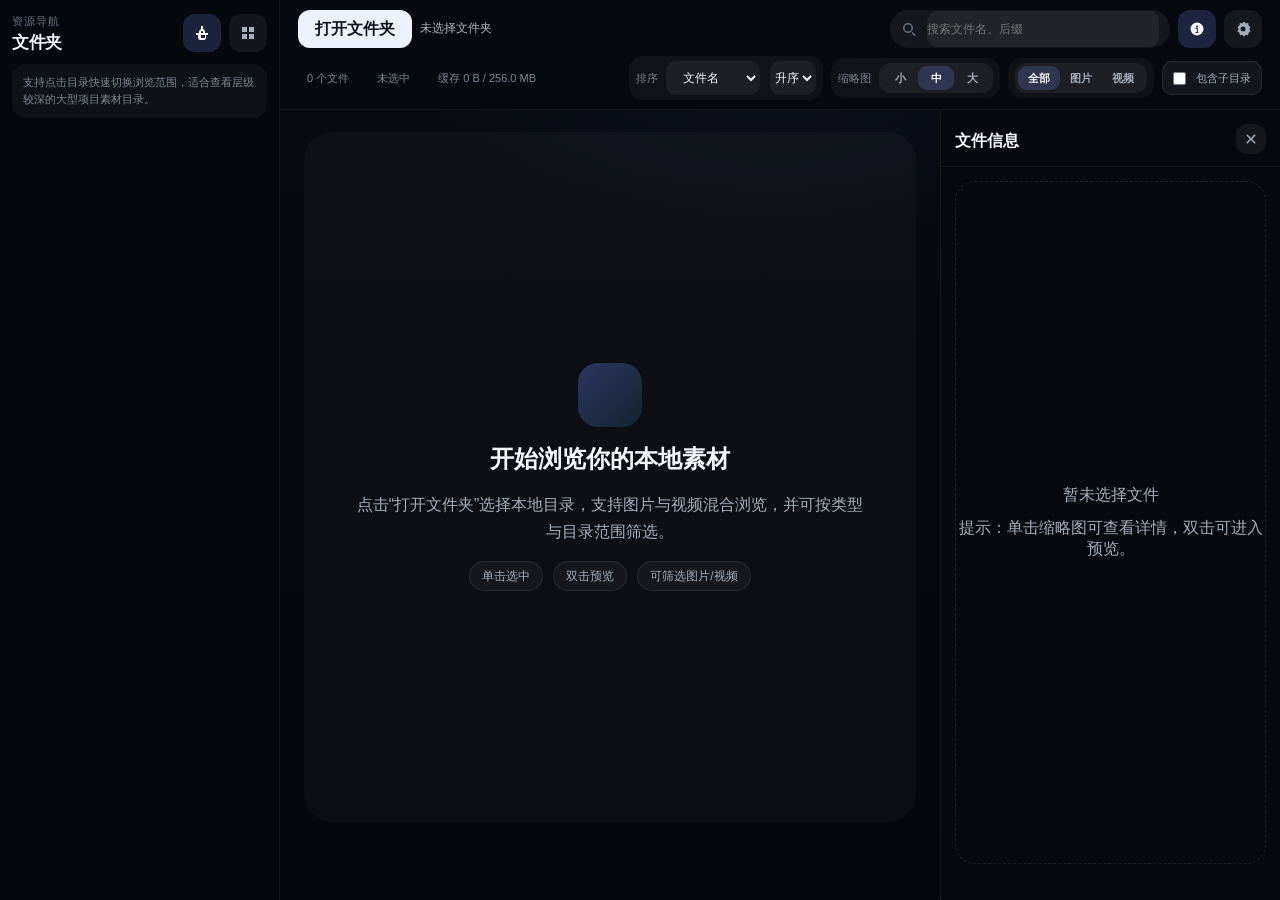
<file: index.html>
<!doctype html>
<html lang="zh-CN">
  <head>
    <meta charset="UTF-8" />
    <meta name="viewport" content="width=device-width, initial-scale=1.0" />
    <title>相册浏览器</title>
    <link rel="stylesheet" href="js/vendor/xgplayer/dist/index.min.css" />
    <link rel="stylesheet" href="css/style.css" />
  </head>
  <body>
    <div class="app-shell">
      <aside id="sidebar">
        <div class="sidebar-header">
          <div>
            <p class="eyebrow">资源导航</p>
            <h1 class="sidebar-title">文件夹</h1>
          </div>
          <div class="view-toggle" role="group" aria-label="目录视图">
            <button
              id="treeViewBtn"
              class="btn-icon active"
              type="button"
              title="树形视图"
              aria-label="树形视图"
            >
              <span class="icon-tree" aria-hidden="true"></span>
            </button>
            <button
              id="flatViewBtn"
              class="btn-icon"
              type="button"
              title="平铺视图"
              aria-label="平铺视图"
            >
              <span class="icon-grid" aria-hidden="true"></span>
            </button>
          </div>
        </div>
        <div class="sidebar-hint">
          支持点击目录快速切换浏览范围，适合查看层级较深的大型项目素材目录。
        </div>
        <div id="folderList"></div>
        <section id="currentLevelPanel" class="current-level-panel" hidden>
          <div class="current-level-head">
            <span class="group-label">当前层级</span>
            <span id="currentLevelCount" class="current-level-count">0 个子文件夹</span>
          </div>
          <p id="currentLevelSummary" class="current-level-summary">
            选择目录后，这里会显示当前目录的直接子文件夹。
          </p>
          <div id="currentLevelList" class="current-level-list"></div>
        </section>
      </aside>

      <main id="main">
        <header class="topbar">
          <div class="toolbar-main">
            <button id="openBtn" class="btn-primary" type="button">
              打开文件夹
            </button>
            <div class="path-meta">
              <div id="pathDisplay" class="breadcrumb">未选择文件夹</div>
            </div>
            <label class="search-field" for="searchInput">
              <span class="search-icon" aria-hidden="true"></span>
              <input
                type="text"
                id="searchInput"
                placeholder="搜索文件名、后缀"
              />
            </label>
            <div class="toolbar-quick-actions">
              <button
                id="toggleDetailBtn"
                class="btn-icon active"
                type="button"
                title="显示文件详情"
                aria-label="显示文件详情"
              >
                <span class="icon-info" aria-hidden="true"></span>
              </button>
              <button
                id="settingsBtn"
                class="btn-icon"
                type="button"
                title="高级设置"
                aria-label="高级设置"
                aria-expanded="false"
              >
                <span class="icon-settings" aria-hidden="true"></span>
              </button>
            </div>
          </div>

          <div class="toolbar-filters">
            <div class="toolbar-status-inline">
              <span class="stat-pill" id="fileCount">0 个文件</span>
              <span class="stat-pill" id="selectionStatus">未选中</span>
              <span class="stat-pill" id="cacheStatus" title="缩略图缓存占用"
                >缓存 0 MB / 256 MB</span
              >
            </div>

            <div class="settings-group compact toolbar-filter-group">
              <label class="field-inline"
                >排序
                <select id="sortSelect">
                  <option value="name">文件名</option>
                  <option value="date">修改日期</option>
                  <option value="size">文件大小</option>
                  <option value="type">文件类型</option>
                </select>
              </label>
              <select id="sortOrder" aria-label="排序方向">
                <option value="asc">升序</option>
                <option value="desc">降序</option>
              </select>
            </div>

            <div class="settings-group compact toolbar-filter-group">
              <div class="field-inline">
                <span>缩略图</span>
                <div
                  class="segmented"
                  id="thumbPresetGroup"
                  role="group"
                  aria-label="缩略图大小"
                >
                  <button
                    type="button"
                    class="segmented-btn"
                    data-thumb-preset="small"
                  >
                    小
                  </button>
                  <button
                    type="button"
                    class="segmented-btn active"
                    data-thumb-preset="medium"
                  >
                    中
                  </button>
                  <button
                    type="button"
                    class="segmented-btn"
                    data-thumb-preset="large"
                  >
                    大
                  </button>
                </div>
              </div>
            </div>

            <div class="settings-group compact toolbar-filter-group">
              <div
                class="segmented"
                id="typeFilterGroup"
                role="group"
                aria-label="媒体类型"
              >
                <button
                  type="button"
                  class="segmented-btn active"
                  data-type-filter="all"
                >
                  全部
                </button>
                <button
                  type="button"
                  class="segmented-btn"
                  data-type-filter="image"
                >
                  图片
                </button>
                <button
                  type="button"
                  class="segmented-btn"
                  data-type-filter="video"
                >
                  视频
                </button>
              </div>
            </div>

            <label class="toggle-field toolbar-toggle" for="includeSubfolders">
              <input type="checkbox" id="includeSubfolders" />
              <span>包含子目录</span>
            </label>
          </div>

          <div id="settingsPanel" class="settings-panel" hidden>
            <section id="restoreNotice" class="settings-menu-group restore-group" hidden>
              <span class="group-label">上次目录</span>
              <div class="restore-copy compact">
                <strong id="restoreTitle">检测到上次打开的文件夹</strong>
                <span id="restoreText">可恢复或清除这次记录。</span>
              </div>
              <div class="restore-actions">
                <button id="restoreLastBtn" class="btn-secondary" type="button">
                  恢复上次目录
                </button>
                <button id="skipRestoreBtn" class="btn-secondary" type="button">
                  暂不恢复
                </button>
                <button id="forgetRestoreBtn" class="btn-secondary" type="button">
                  忘记上次目录
                </button>
              </div>
            </section>

            <section class="settings-menu-group">
              <span class="group-label">浏览范围</span>
              <label class="toggle-field settings-menu-toggle" for="autoRestoreLastFolder">
                <input type="checkbox" id="autoRestoreLastFolder" checked />
                <span>启动时自动恢复上次目录</span>
              </label>
              <label class="toggle-field settings-menu-toggle" for="excludeCommonDirs">
                <input type="checkbox" id="excludeCommonDirs" checked />
                <span>排除工程目录</span>
              </label>
              <div class="custom-exclude-group">
                <label for="customExcludedDirsInput" class="input-label">自定义排除目录</label>
                <input 
                  type="text" 
                  id="customExcludedDirsInput" 
                  class="settings-input" 
                  placeholder="输入目录名，用逗号或换行分隔"
                />
                <span class="input-hint">隐藏文件夹（以.开头）会自动排除</span>
              </div>
            </section>

            <section class="settings-menu-group">
              <span class="group-label">维护操作</span>
              <div class="settings-menu-actions">
                <button id="refreshFolderBtn" class="btn-secondary" type="button">
                  刷新当前目录
                </button>
                <button id="clearCacheBtn" class="btn-secondary" type="button">
                  清除缓存
                </button>
                <button id="forgetSavedFolderBtn" class="btn-secondary" type="button">
                  忘记上次目录
                </button>
              </div>
            </section>
          </div>

          <div id="scanProgress" class="scan-progress" hidden>
            <div class="scan-progress-head">
              <div class="scan-progress-copy">
                <strong id="scanProgressLabel">正在扫描目录...</strong>
                <span id="scanProgressMeta">已发现 0 个文件</span>
              </div>
              <button
                id="cancelScanInlineBtn"
                class="btn-secondary"
                type="button"
                hidden
              >
                取消扫描
              </button>
            </div>
            <div class="scan-progress-track" aria-hidden="true">
              <span id="scanProgressBar" class="scan-progress-bar"></span>
            </div>
          </div>

        </header>

        <section id="contentArea">
          <div id="galleryWrap">
            <div id="emptyState">
              <div class="empty-icon" aria-hidden="true"></div>
              <h2>开始浏览你的本地素材</h2>
              <p>
                点击“打开文件夹”选择本地目录，支持图片与视频混合浏览，并可按类型与目录范围筛选。
              </p>
              <div class="empty-tips">
                <span class="tip-chip">单击选中</span>
                <span class="tip-chip">双击预览</span>
                <span class="tip-chip">可筛选图片/视频</span>
              </div>
            </div>
            <div id="gallery"></div>
          </div>

          <aside id="detailPanel" class="open">
            <div class="detail-header">
              <div>
                <span class="detail-title">文件信息</span>
              </div>
              <button
                id="detailCloseBtn"
                class="btn-icon btn-icon-sm"
                type="button"
                aria-label="关闭详情面板"
              >
                <span class="icon-close" aria-hidden="true"></span>
              </button>
            </div>
            <div id="detailContent"></div>
          </aside>
        </section>
      </main>
    </div>

    <div id="modal">
      <button
        class="modal-close"
        id="modalClose"
        type="button"
        aria-label="关闭预览"
      >
        <span class="icon-close" aria-hidden="true"></span>
      </button>
      <button
        class="modal-nav"
        id="modalPrev"
        type="button"
        aria-label="上一项"
      >
        <span class="icon-arrow-left" aria-hidden="true"></span>
      </button>
      <button
        class="modal-nav"
        id="modalNext"
        type="button"
        aria-label="下一项"
      >
        <span class="icon-arrow-right" aria-hidden="true"></span>
      </button>
      <img id="modalMedia" alt="" />
      <div id="modalVideo" class="xgplayer-host"></div>
      <div class="modal-info" id="modalInfo"></div>
    </div>

    <div id="loadingOverlay">
      <div class="loading-spinner"></div>
      <span id="loadingLabel">正在加载文件...</span>
      <span id="loadingHint" class="loading-hint">大型目录扫描可能需要一些时间。</span>
      <button id="cancelLoadingBtn" class="btn-secondary" type="button" hidden>
        取消本次加载
      </button>
    </div>
    <div id="toast"></div>

    <script src="js/vendor/exif.js"></script>
    <script src="js/vendor/xgplayer/dist/index.min.js"></script>
    <script src="js/app.js"></script>
  </body>
</html>
</file>
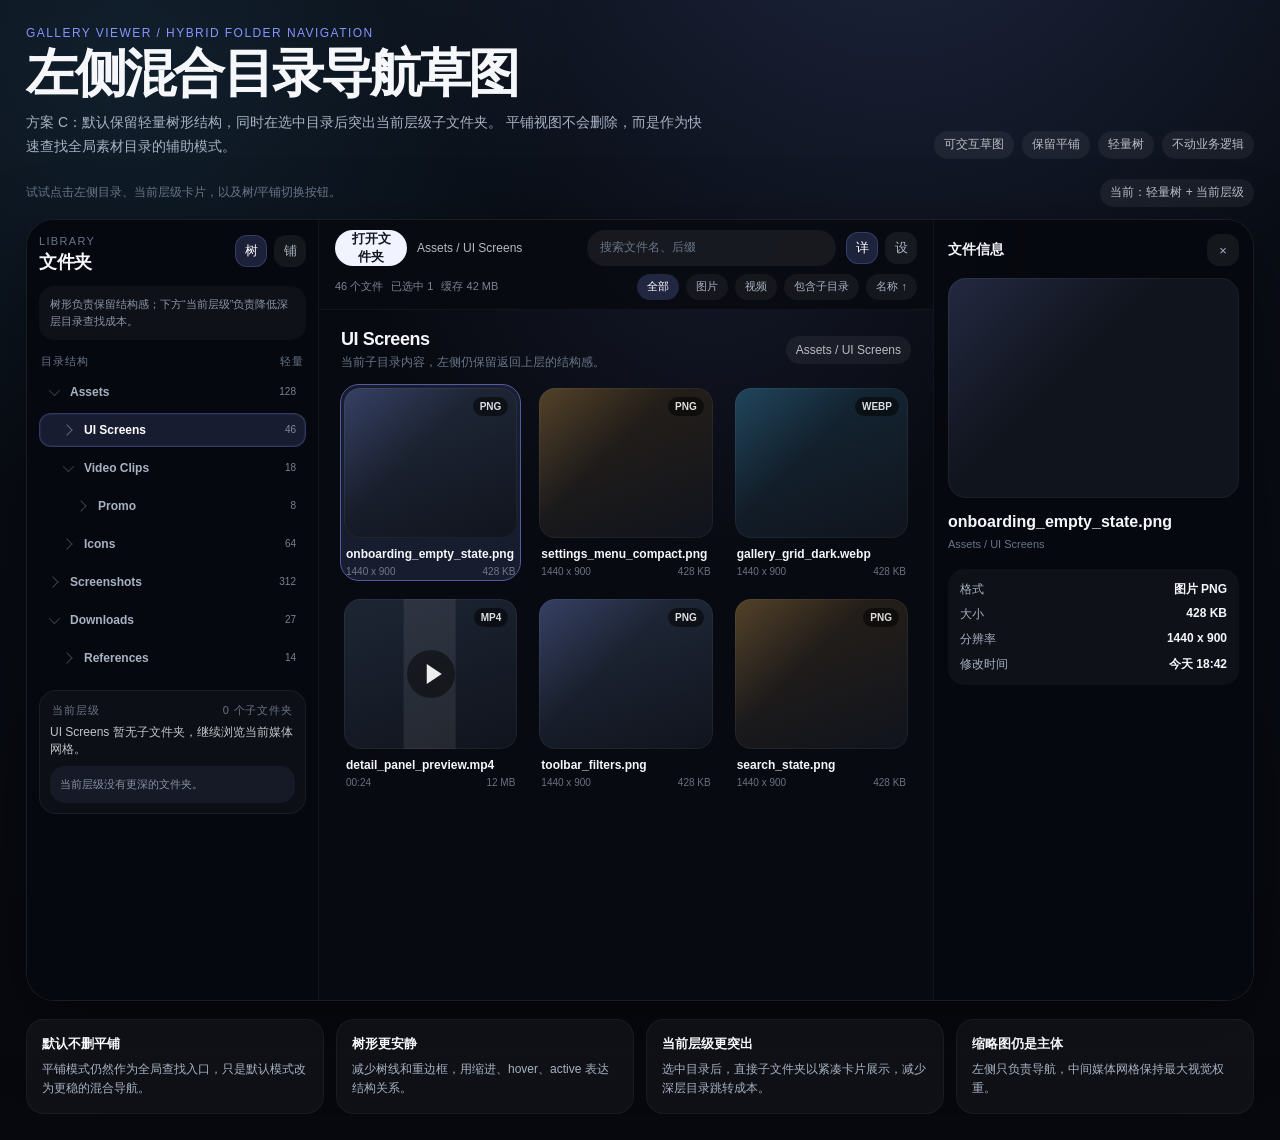
<file: docs/superpowers/gallery-layout-sketch.html>
<!doctype html>
<html lang="zh-CN">
  <head>
    <meta charset="UTF-8" />
    <meta name="viewport" content="width=device-width, initial-scale=1.0" />
    <title>Gallery Viewer - Hybrid Folder Navigation Sketch</title>
    <style>
      :root {
        --bg: #06080d;
        --panel: #0c111b;
        --panel-2: #111827;
        --panel-3: #151d2b;
        --line: rgba(255, 255, 255, 0.08);
        --line-soft: rgba(255, 255, 255, 0.045);
        --text: #f5f7fb;
        --muted: #a8b2c3;
        --soft: #697587;
        --accent: #8793ff;
        --accent-2: #58c7ff;
        --good: #7dd3a8;
        --warn: #f6c56f;
        --radius: 18px;
        --shadow: 0 26px 80px rgba(0, 0, 0, 0.36);
        font-family:
          -apple-system, BlinkMacSystemFont, "Segoe UI", "PingFang SC",
          "Microsoft YaHei", sans-serif;
      }

      * {
        box-sizing: border-box;
      }

      [hidden] {
        display: none !important;
      }

      body {
        margin: 0;
        min-height: 100vh;
        color: var(--text);
        background:
          radial-gradient(circle at 70% -12%, rgba(135, 147, 255, 0.16), transparent 34%),
          radial-gradient(circle at 10% 6%, rgba(88, 199, 255, 0.09), transparent 28%),
          linear-gradient(180deg, #0a0f18, var(--bg));
      }

      button,
      input {
        font: inherit;
      }

      button {
        color: inherit;
        cursor: pointer;
      }

      h1,
      h2,
      h3,
      p {
        margin: 0;
      }

      .page {
        max-width: 1480px;
        margin: 0 auto;
        padding: 26px;
      }

      .hero {
        display: flex;
        align-items: flex-end;
        justify-content: space-between;
        gap: 24px;
        margin-bottom: 20px;
      }

      .kicker {
        margin-bottom: 8px;
        color: var(--accent);
        font-size: 12px;
        letter-spacing: 0.12em;
        text-transform: uppercase;
      }

      h1 {
        font-size: clamp(30px, 4.6vw, 52px);
        line-height: 0.98;
        letter-spacing: -0.055em;
      }

      .subtitle {
        max-width: 680px;
        margin-top: 12px;
        color: var(--muted);
        font-size: 14px;
        line-height: 1.7;
      }

      .badges {
        display: flex;
        justify-content: flex-end;
        flex-wrap: wrap;
        gap: 8px;
      }

      .badge,
      .pill {
        display: inline-flex;
        align-items: center;
        min-height: 28px;
        padding: 0 10px;
        border-radius: 999px;
        color: rgba(245, 247, 251, 0.72);
        background: rgba(255, 255, 255, 0.055);
        font-size: 12px;
      }

      .note-bar {
        display: flex;
        justify-content: space-between;
        align-items: center;
        gap: 14px;
        margin: 0 0 12px;
        color: var(--soft);
        font-size: 12px;
      }

      .mock-shell {
        overflow: hidden;
        border: 1px solid var(--line);
        border-radius: 28px;
        background: #070a10;
        box-shadow: var(--shadow);
      }

      .app-sketch {
        height: 780px;
        display: grid;
        grid-template-columns: 292px minmax(0, 1fr) 320px;
        background:
          radial-gradient(circle at 56% 0%, rgba(135, 147, 255, 0.1), transparent 34%),
          #070a10;
      }

      .side {
        min-width: 0;
        padding: 15px 12px;
        display: flex;
        flex-direction: column;
        gap: 12px;
        background: rgba(5, 8, 14, 0.82);
        border-right: 1px solid var(--line-soft);
      }

      .side-head {
        display: flex;
        align-items: flex-start;
        justify-content: space-between;
        gap: 12px;
      }

      .tiny {
        color: var(--soft);
        font-size: 11px;
        letter-spacing: 0.12em;
        text-transform: uppercase;
      }

      .side-title {
        margin-top: 3px;
        font-size: 18px;
        letter-spacing: -0.02em;
      }

      .mode-toggle,
      .actions,
      .segments {
        display: flex;
        gap: 7px;
      }

      .icon-btn {
        width: 32px;
        height: 32px;
        border: 1px solid transparent;
        border-radius: 12px;
        background: rgba(255, 255, 255, 0.06);
        color: var(--muted);
        transition: background 0.18s ease, color 0.18s ease, border-color 0.18s ease;
      }

      .icon-btn.active,
      .icon-btn:hover {
        color: #fff;
        background: rgba(135, 147, 255, 0.18);
        border-color: rgba(135, 147, 255, 0.24);
      }

      .icon-btn::before {
        content: attr(data-icon);
        font-size: 13px;
      }

      .side-hint {
        padding: 10px 11px;
        border-radius: 15px;
        background: rgba(255, 255, 255, 0.035);
        color: rgba(168, 178, 195, 0.82);
        font-size: 11px;
        line-height: 1.55;
      }

      .side-section-title {
        display: flex;
        align-items: center;
        justify-content: space-between;
        margin: 2px 2px 6px;
        color: var(--soft);
        font-size: 11px;
        letter-spacing: 0.08em;
        text-transform: uppercase;
      }

      .folder-list,
      .children-list {
        display: grid;
        gap: 4px;
      }

      .folder-item,
      .child-card {
        width: 100%;
        min-width: 0;
        border: 1px solid transparent;
        color: var(--muted);
        background: transparent;
        text-align: left;
        transition: background 0.18s ease, border-color 0.18s ease, color 0.18s ease, transform 0.18s ease;
      }

      .folder-item {
        position: relative;
        min-height: 34px;
        display: grid;
        grid-template-columns: 13px minmax(0, 1fr) auto;
        align-items: center;
        gap: 8px;
        padding: 0 9px 0 calc(9px + var(--depth, 0) * 14px);
        border-radius: 12px;
      }

      .folder-item::before {
        content: "";
        width: 7px;
        height: 7px;
        border-right: 1.5px solid currentColor;
        border-bottom: 1.5px solid currentColor;
        transform: rotate(-45deg);
        opacity: 0.32;
      }

      .folder-item.has-children.expanded::before {
        transform: rotate(45deg) translateY(-2px);
      }

      .folder-item:hover,
      .child-card:hover {
        color: #fff;
        background: rgba(255, 255, 255, 0.055);
        border-color: rgba(255, 255, 255, 0.08);
      }

      .folder-item.active {
        color: #fff;
        background: rgba(135, 147, 255, 0.15);
        border-color: rgba(135, 147, 255, 0.24);
        box-shadow: inset 0 0 0 1px rgba(135, 147, 255, 0.08);
      }

      .folder-name {
        overflow: hidden;
        text-overflow: ellipsis;
        white-space: nowrap;
        font-size: 12px;
        font-weight: 650;
      }

      .count {
        color: rgba(168, 178, 195, 0.72);
        font-size: 10px;
      }

      .current-level {
        margin-top: 3px;
        padding: 10px;
        border-radius: 17px;
        background: rgba(255, 255, 255, 0.032);
        border: 1px solid rgba(255, 255, 255, 0.055);
      }

      .current-summary {
        margin-bottom: 8px;
        color: rgba(245, 247, 251, 0.78);
        font-size: 12px;
        line-height: 1.45;
      }

      .child-card {
        min-height: 38px;
        display: grid;
        grid-template-columns: minmax(0, 1fr) auto;
        align-items: center;
        gap: 10px;
        padding: 0 10px;
        border-radius: 13px;
      }

      .child-card strong {
        overflow: hidden;
        text-overflow: ellipsis;
        white-space: nowrap;
        font-size: 12px;
      }

      .flat-note {
        padding: 10px;
        border-radius: 15px;
        color: rgba(168, 178, 195, 0.78);
        background: rgba(135, 147, 255, 0.08);
        font-size: 11px;
        line-height: 1.55;
      }

      .main {
        min-width: 0;
        display: flex;
        flex-direction: column;
      }

      .topbar {
        padding: 10px 16px 9px;
        border-bottom: 1px solid var(--line-soft);
        background: rgba(7, 10, 16, 0.9);
      }

      .top-row {
        display: grid;
        grid-template-columns: auto minmax(160px, 1fr) minmax(220px, 330px) auto;
        gap: 10px;
        align-items: center;
      }

      .primary {
        height: 36px;
        padding: 0 15px;
        border: 0;
        border-radius: 999px;
        color: #111722;
        background: #f1f4ff;
        font-size: 13px;
        font-weight: 750;
      }

      .path {
        min-width: 0;
        overflow: hidden;
        text-overflow: ellipsis;
        white-space: nowrap;
        color: rgba(245, 247, 251, 0.74);
        font-size: 12px;
      }

      .search {
        height: 36px;
        display: flex;
        align-items: center;
        padding: 0 13px;
        border-radius: 999px;
        background: rgba(255, 255, 255, 0.06);
        color: var(--soft);
        font-size: 12px;
      }

      .filter-row {
        display: flex;
        align-items: center;
        justify-content: space-between;
        gap: 10px;
        margin-top: 8px;
      }

      .quiet-stats {
        display: flex;
        flex-wrap: wrap;
        gap: 8px;
        color: rgba(168, 178, 195, 0.72);
        font-size: 11px;
      }

      .segment {
        min-height: 26px;
        display: inline-flex;
        align-items: center;
        padding: 0 10px;
        border-radius: 999px;
        background: rgba(255, 255, 255, 0.05);
        color: var(--muted);
        font-size: 11px;
      }

      .segment.active {
        color: #fff;
        background: rgba(135, 147, 255, 0.2);
      }

      .gallery-area {
        min-height: 0;
        flex: 1;
        overflow: hidden;
        padding: 19px 22px 22px;
      }

      .gallery-head {
        display: flex;
        align-items: center;
        justify-content: space-between;
        gap: 18px;
        margin-bottom: 14px;
      }

      .gallery-head h2 {
        font-size: 18px;
        letter-spacing: -0.025em;
      }

      .gallery-head p {
        margin-top: 4px;
        color: var(--soft);
        font-size: 12px;
      }

      .gallery-grid {
        display: grid;
        grid-template-columns: repeat(3, minmax(0, 1fr));
        gap: 16px;
      }

      .card {
        min-width: 0;
        padding: 3px;
        border-radius: 18px;
        background: transparent;
      }

      .card.selected {
        background: rgba(135, 147, 255, 0.13);
        outline: 1px solid rgba(135, 147, 255, 0.6);
      }

      .thumb {
        position: relative;
        height: 150px;
        overflow: hidden;
        border-radius: 16px;
        background:
          linear-gradient(135deg, rgba(135, 147, 255, 0.2), transparent 42%),
          linear-gradient(160deg, #222b3d, #10141d);
        box-shadow: inset 0 0 0 1px rgba(255, 255, 255, 0.05);
      }

      .thumb.warm {
        background:
          linear-gradient(135deg, rgba(246, 197, 111, 0.2), transparent 42%),
          linear-gradient(160deg, #2a2117, #10141d);
      }

      .thumb.cold {
        background:
          linear-gradient(135deg, rgba(88, 199, 255, 0.18), transparent 42%),
          linear-gradient(160deg, #142938, #10141d);
      }

      .thumb.tall {
        background:
          linear-gradient(90deg, transparent 34%, rgba(255, 255, 255, 0.08) 35%, rgba(255, 255, 255, 0.08) 64%, transparent 65%),
          linear-gradient(160deg, #1d2534, #10141d);
      }

      .format {
        position: absolute;
        top: 9px;
        right: 9px;
        padding: 4px 7px;
        border-radius: 999px;
        background: rgba(0, 0, 0, 0.52);
        color: rgba(255, 255, 255, 0.86);
        font-size: 10px;
        font-weight: 750;
      }

      .play {
        position: absolute;
        left: 50%;
        top: 50%;
        width: 48px;
        height: 48px;
        border-radius: 50%;
        transform: translate(-50%, -50%);
        background: rgba(0, 0, 0, 0.48);
      }

      .play::after {
        content: "";
        position: absolute;
        top: 50%;
        left: 53%;
        border-top: 10px solid transparent;
        border-bottom: 10px solid transparent;
        border-left: 15px solid rgba(255, 255, 255, 0.92);
        transform: translate(-35%, -50%);
      }

      .card-meta {
        padding: 9px 2px 0;
      }

      .name {
        overflow: hidden;
        text-overflow: ellipsis;
        white-space: nowrap;
        font-size: 12px;
        font-weight: 650;
      }

      .meta-line {
        display: flex;
        justify-content: space-between;
        margin-top: 5px;
        color: rgba(168, 178, 195, 0.62);
        font-size: 10px;
      }

      .detail {
        padding: 14px;
        background: rgba(5, 8, 14, 0.82);
        border-left: 1px solid var(--line-soft);
      }

      .detail-top {
        display: flex;
        align-items: center;
        justify-content: space-between;
        margin-bottom: 12px;
      }

      .detail-top h3 {
        font-size: 14px;
      }

      .preview {
        height: 220px;
        border-radius: 18px;
        background:
          linear-gradient(135deg, rgba(135, 147, 255, 0.16), transparent 42%),
          #10141d;
        box-shadow: inset 0 0 0 1px rgba(255, 255, 255, 0.05);
      }

      .detail-name {
        margin: 12px 0 4px;
        font-weight: 750;
        line-height: 1.45;
      }

      .detail-path {
        color: var(--soft);
        font-size: 11px;
        line-height: 1.45;
      }

      .info-list {
        display: grid;
        gap: 8px;
        margin-top: 16px;
        padding: 12px;
        border-radius: 16px;
        background: rgba(255, 255, 255, 0.035);
      }

      .info-row {
        display: flex;
        justify-content: space-between;
        gap: 12px;
        color: var(--muted);
        font-size: 12px;
      }

      .info-row strong {
        color: var(--text);
        font-weight: 650;
      }

      .design-notes {
        display: grid;
        grid-template-columns: repeat(4, minmax(0, 1fr));
        gap: 12px;
        margin-top: 18px;
      }

      .note-card {
        padding: 15px;
        border: 1px solid var(--line-soft);
        border-radius: 18px;
        background: rgba(255, 255, 255, 0.04);
      }

      .note-card b {
        display: block;
        margin-bottom: 7px;
        font-size: 13px;
      }

      .note-card p {
        color: var(--muted);
        font-size: 12px;
        line-height: 1.6;
      }

      @media (max-width: 1160px) {
        .hero,
        .note-bar {
          align-items: flex-start;
          flex-direction: column;
        }

        .badges {
          justify-content: flex-start;
        }

        .app-sketch {
          grid-template-columns: 250px minmax(0, 1fr);
        }

        .detail {
          display: none;
        }

        .gallery-grid,
        .design-notes {
          grid-template-columns: repeat(2, minmax(0, 1fr));
        }
      }

      @media (max-width: 760px) {
        .page {
          padding: 18px;
        }

        .app-sketch {
          height: auto;
          grid-template-columns: 1fr;
        }

        .side {
          min-height: 360px;
        }

        .top-row {
          grid-template-columns: 1fr;
        }

        .filter-row {
          align-items: flex-start;
          flex-direction: column;
        }

        .gallery-grid,
        .design-notes {
          grid-template-columns: 1fr;
        }
      }
    </style>
  </head>
  <body>
    <main class="page">
      <section class="hero">
        <div>
          <p class="kicker">Gallery Viewer / Hybrid Folder Navigation</p>
          <h1>左侧混合目录导航草图</h1>
          <p class="subtitle">
            方案 C：默认保留轻量树形结构，同时在选中目录后突出当前层级子文件夹。
            平铺视图不会删除，而是作为快速查找全局素材目录的辅助模式。
          </p>
        </div>
        <div class="badges">
          <span class="badge">可交互草图</span>
          <span class="badge">保留平铺</span>
          <span class="badge">轻量树</span>
          <span class="badge">不动业务逻辑</span>
        </div>
      </section>

      <div class="note-bar">
        <span>试试点击左侧目录、当前层级卡片，以及树/平铺切换按钮。</span>
        <span class="pill" id="modeCopy">当前：轻量树 + 当前层级</span>
      </div>

      <section class="mock-shell">
        <div class="app-sketch">
          <aside class="side">
            <div class="side-head">
              <div>
                <div class="tiny">LIBRARY</div>
                <h2 class="side-title">文件夹</h2>
              </div>
              <div class="mode-toggle" role="group" aria-label="目录视图">
                <button class="icon-btn active" id="treeMode" type="button" data-icon="树" title="轻量树 + 当前层级"></button>
                <button class="icon-btn" id="flatMode" type="button" data-icon="铺" title="全局平铺"></button>
              </div>
            </div>

            <p class="side-hint" id="sideHint">
              树形负责保留结构感；下方“当前层级”负责降低深层目录查找成本。
            </p>

            <div>
              <div class="side-section-title">
                <span id="listTitle">目录结构</span>
                <span id="listMeta">轻量</span>
              </div>
              <div class="folder-list" id="folderList"></div>
            </div>

            <section class="current-level" id="currentLevel">
              <div class="side-section-title">
                <span>当前层级</span>
                <span id="childMeta">3 个子文件夹</span>
              </div>
              <p class="current-summary" id="currentSummary">Assets 的直接子文件夹会在这里高亮展示。</p>
              <div class="children-list" id="childrenList"></div>
            </section>
          </aside>

          <section class="main">
            <header class="topbar">
              <div class="top-row">
                <button class="primary" type="button">打开文件夹</button>
                <div class="path" id="pathText">Assets / UI Screens</div>
                <div class="search">搜索文件名、后缀</div>
                <div class="actions">
                  <button class="icon-btn active" type="button" data-icon="详" title="详情"></button>
                  <button class="icon-btn" type="button" data-icon="设" title="设置"></button>
                </div>
              </div>
              <div class="filter-row">
                <div class="quiet-stats">
                  <span id="fileStat">46 个文件</span>
                  <span>已选中 1</span>
                  <span>缓存 42 MB</span>
                </div>
                <div class="segments">
                  <span class="segment active">全部</span>
                  <span class="segment">图片</span>
                  <span class="segment">视频</span>
                  <span class="segment">包含子目录</span>
                  <span class="segment">名称 ↑</span>
                </div>
              </div>
            </header>

            <div class="gallery-area">
              <div class="gallery-head">
                <div>
                  <h2 id="galleryTitle">UI Screens</h2>
                  <p id="galleryDesc">当前选中目录的媒体内容是视觉主体。</p>
                </div>
                <span class="pill" id="folderBadge">Assets / UI Screens</span>
              </div>
              <div class="gallery-grid" id="galleryGrid"></div>
            </div>
          </section>

          <aside class="detail">
            <div class="detail-top">
              <h3>文件信息</h3>
              <button class="icon-btn" type="button" data-icon="×" title="关闭"></button>
            </div>
            <div class="preview" id="detailPreview"></div>
            <div class="detail-name" id="detailName">onboarding_empty_state.png</div>
            <div class="detail-path" id="detailPath">Assets / UI Screens</div>
            <div class="info-list">
              <div class="info-row"><span>格式</span><strong id="detailType">图片 PNG</strong></div>
              <div class="info-row"><span>大小</span><strong id="detailSize">428 KB</strong></div>
              <div class="info-row"><span>分辨率</span><strong id="detailRes">1440 x 900</strong></div>
              <div class="info-row"><span>修改时间</span><strong>今天 18:42</strong></div>
            </div>
          </aside>
        </div>
      </section>

      <section class="design-notes">
        <article class="note-card">
          <b>默认不删平铺</b>
          <p>平铺模式仍然作为全局查找入口，只是默认模式改为更稳的混合导航。</p>
        </article>
        <article class="note-card">
          <b>树形更安静</b>
          <p>减少树线和重边框，用缩进、hover、active 表达结构关系。</p>
        </article>
        <article class="note-card">
          <b>当前层级更突出</b>
          <p>选中目录后，直接子文件夹以紧凑卡片展示，减少深层目录跳转成本。</p>
        </article>
        <article class="note-card">
          <b>缩略图仍是主体</b>
          <p>左侧只负责导航，中间媒体网格保持最大视觉权重。</p>
        </article>
      </section>
    </main>

    <script>
      const folders = [
        { path: 'Assets', name: 'Assets', count: 128, depth: 0, parent: null },
        { path: 'Assets/UI Screens', name: 'UI Screens', count: 46, depth: 1, parent: 'Assets' },
        { path: 'Assets/Video Clips', name: 'Video Clips', count: 18, depth: 1, parent: 'Assets' },
        { path: 'Assets/Video Clips/Promo', name: 'Promo', count: 8, depth: 2, parent: 'Assets/Video Clips' },
        { path: 'Assets/Icons', name: 'Icons', count: 64, depth: 1, parent: 'Assets' },
        { path: 'Screenshots', name: 'Screenshots', count: 312, depth: 0, parent: null },
        { path: 'Downloads', name: 'Downloads', count: 27, depth: 0, parent: null },
        { path: 'Downloads/References', name: 'References', count: 14, depth: 1, parent: 'Downloads' },
      ];

      const media = {
        'Assets': ['brand_cover.jpg', 'folder_preview.webp', 'asset_index.png', 'library_motion.mp4', 'palette.png', 'poster_dark.jpg'],
        'Assets/UI Screens': ['onboarding_empty_state.png', 'settings_menu_compact.png', 'gallery_grid_dark.webp', 'detail_panel_preview.mp4', 'toolbar_filters.png', 'search_state.png'],
        'Assets/Video Clips': ['demo_preview_motion.mp4', 'gallery_scroll.mov', 'folder_switch.mp4', 'hover_state.webm', 'modal_preview.mp4', 'clip_cover.jpg'],
        'Assets/Video Clips/Promo': ['launch_teaser.mp4', 'hero_motion.mov', 'social_cut.webm', 'poster_frame.jpg', 'end_card.png', 'caption_style.png'],
        'Assets/Icons': ['icon_gallery_folder.svg', 'icon_settings.svg', 'icon_search.svg', 'icon_video.svg', 'icon_image.svg', 'icon_close.svg'],
        'Screenshots': ['desktop_home.png', 'sidebar_state.png', 'large_folder.png', 'selected_card.png', 'empty_state.png', 'detail_exif.png'],
        'Downloads': ['reference_board.jpg', 'sample_video.mp4', 'wallpaper.webp', 'camera_raw_preview.jpg', 'imported_asset.png', 'notes_capture.png'],
        'Downloads/References': ['plex_sidebar.jpg', 'google_photos_grid.png', 'finder_column.png', 'media_browser.png', 'dark_gallery.png', 'compact_toolbar.png'],
      };

      const state = {
        mode: 'tree',
        activePath: 'Assets/UI Screens',
      };

      const folderList = document.getElementById('folderList');
      const childrenList = document.getElementById('childrenList');
      const currentLevel = document.getElementById('currentLevel');
      const treeMode = document.getElementById('treeMode');
      const flatMode = document.getElementById('flatMode');
      const galleryGrid = document.getElementById('galleryGrid');

      function getFolder(path) {
        return folders.find((folder) => folder.path === path) || folders[0];
      }

      function getChildren(path) {
        return folders.filter((folder) => folder.parent === path);
      }

      function hasChildren(path) {
        return getChildren(path).length > 0;
      }

      function setMode(mode) {
        state.mode = mode;
        render();
      }

      function selectFolder(path) {
        state.activePath = path;
        render();
      }

      function renderFolderButton(folder, options = {}) {
        const button = document.createElement('button');
        button.className = 'folder-item';
        button.type = 'button';
        button.style.setProperty('--depth', options.flat ? 0 : Math.min(folder.depth, 3));
        button.classList.toggle('active', folder.path === state.activePath);
        button.classList.toggle('has-children', hasChildren(folder.path));
        button.classList.toggle('expanded', state.mode === 'tree' && hasChildren(folder.path));
        button.innerHTML = `<span class="folder-name">${folder.name}</span><span class="count">${folder.count}</span>`;
        button.addEventListener('click', () => selectFolder(folder.path));
        return button;
      }

      function renderSidebar() {
        folderList.innerHTML = '';
        const list = state.mode === 'flat' ? folders : folders;
        list.forEach((folder) => {
          if (state.mode === 'tree' || folder.count > 0) {
            folderList.appendChild(renderFolderButton(folder, { flat: state.mode === 'flat' }));
          }
        });

        treeMode.classList.toggle('active', state.mode === 'tree');
        flatMode.classList.toggle('active', state.mode === 'flat');
        document.getElementById('modeCopy').textContent = state.mode === 'tree' ? '当前：轻量树 + 当前层级' : '当前：全局文件夹平铺';
        document.getElementById('listTitle').textContent = state.mode === 'tree' ? '目录结构' : '全局平铺';
        document.getElementById('listMeta').textContent = state.mode === 'tree' ? '轻量' : `${folders.length} 项`;
        document.getElementById('sideHint').textContent = state.mode === 'tree'
          ? '树形负责保留结构感；下方“当前层级”负责降低深层目录查找成本。'
          : '平铺模式保留，用于快速扫视所有包含媒体的文件夹。';
        currentLevel.hidden = state.mode !== 'tree';
      }

      function renderChildren() {
        const active = getFolder(state.activePath);
        const children = getChildren(active.path);
        childrenList.innerHTML = '';
        document.getElementById('childMeta').textContent = `${children.length} 个子文件夹`;
        document.getElementById('currentSummary').textContent = children.length
          ? `${active.name} 的直接子文件夹会在这里高亮展示。`
          : `${active.name} 暂无子文件夹，继续浏览当前媒体网格。`;

        if (!children.length) {
          const empty = document.createElement('div');
          empty.className = 'flat-note';
          empty.textContent = '当前层级没有更深的文件夹。';
          childrenList.appendChild(empty);
          return;
        }

        children.forEach((child) => {
          const button = document.createElement('button');
          button.type = 'button';
          button.className = 'child-card';
          button.innerHTML = `<strong>${child.name}</strong><span class="count">${child.count}</span>`;
          button.addEventListener('click', () => selectFolder(child.path));
          childrenList.appendChild(button);
        });
      }

      function renderGallery() {
        const active = getFolder(state.activePath);
        const items = media[active.path] || media.Assets;
        document.getElementById('pathText').textContent = active.path.replaceAll('/', ' / ');
        document.getElementById('fileStat').textContent = `${active.count} 个文件`;
        document.getElementById('galleryTitle').textContent = active.name;
        document.getElementById('galleryDesc').textContent = active.parent ? '当前子目录内容，左侧仍保留返回上层的结构感。' : '顶层目录内容，当前层级模块显示可进入的子文件夹。';
        document.getElementById('folderBadge').textContent = active.path.replaceAll('/', ' / ');
        document.getElementById('detailPath').textContent = active.path.replaceAll('/', ' / ');

        galleryGrid.innerHTML = '';
        items.forEach((name, index) => {
          const isVideo = /\.(mp4|mov|webm)$/i.test(name);
          const ext = name.split('.').pop().toUpperCase();
          const card = document.createElement('article');
          card.className = `card ${index === 0 ? 'selected' : ''}`;
          const tone = index % 4 === 1 ? 'warm' : index % 4 === 2 ? 'cold' : index % 4 === 3 ? 'tall' : '';
          card.innerHTML = `
            <div class="thumb ${tone}">
              <span class="format">${ext}</span>
              ${isVideo ? '<span class="play"></span>' : ''}
            </div>
            <div class="card-meta">
              <div class="name">${name}</div>
              <div class="meta-line"><span>${isVideo ? '00:24' : '1440 x 900'}</span><span>${isVideo ? '12 MB' : '428 KB'}</span></div>
            </div>
          `;
          galleryGrid.appendChild(card);
        });

        const first = items[0];
        const firstIsVideo = /\.(mp4|mov|webm)$/i.test(first);
        document.getElementById('detailName').textContent = first;
        document.getElementById('detailType').textContent = firstIsVideo ? `视频 ${first.split('.').pop().toUpperCase()}` : `图片 ${first.split('.').pop().toUpperCase()}`;
        document.getElementById('detailSize').textContent = firstIsVideo ? '12 MB' : '428 KB';
        document.getElementById('detailRes').textContent = firstIsVideo ? '1920 x 1080' : '1440 x 900';
      }

      function render() {
        renderSidebar();
        renderChildren();
        renderGallery();
      }

      treeMode.addEventListener('click', () => setMode('tree'));
      flatMode.addEventListener('click', () => setMode('flat'));
      render();
    </script>
  </body>
</html>
</file>
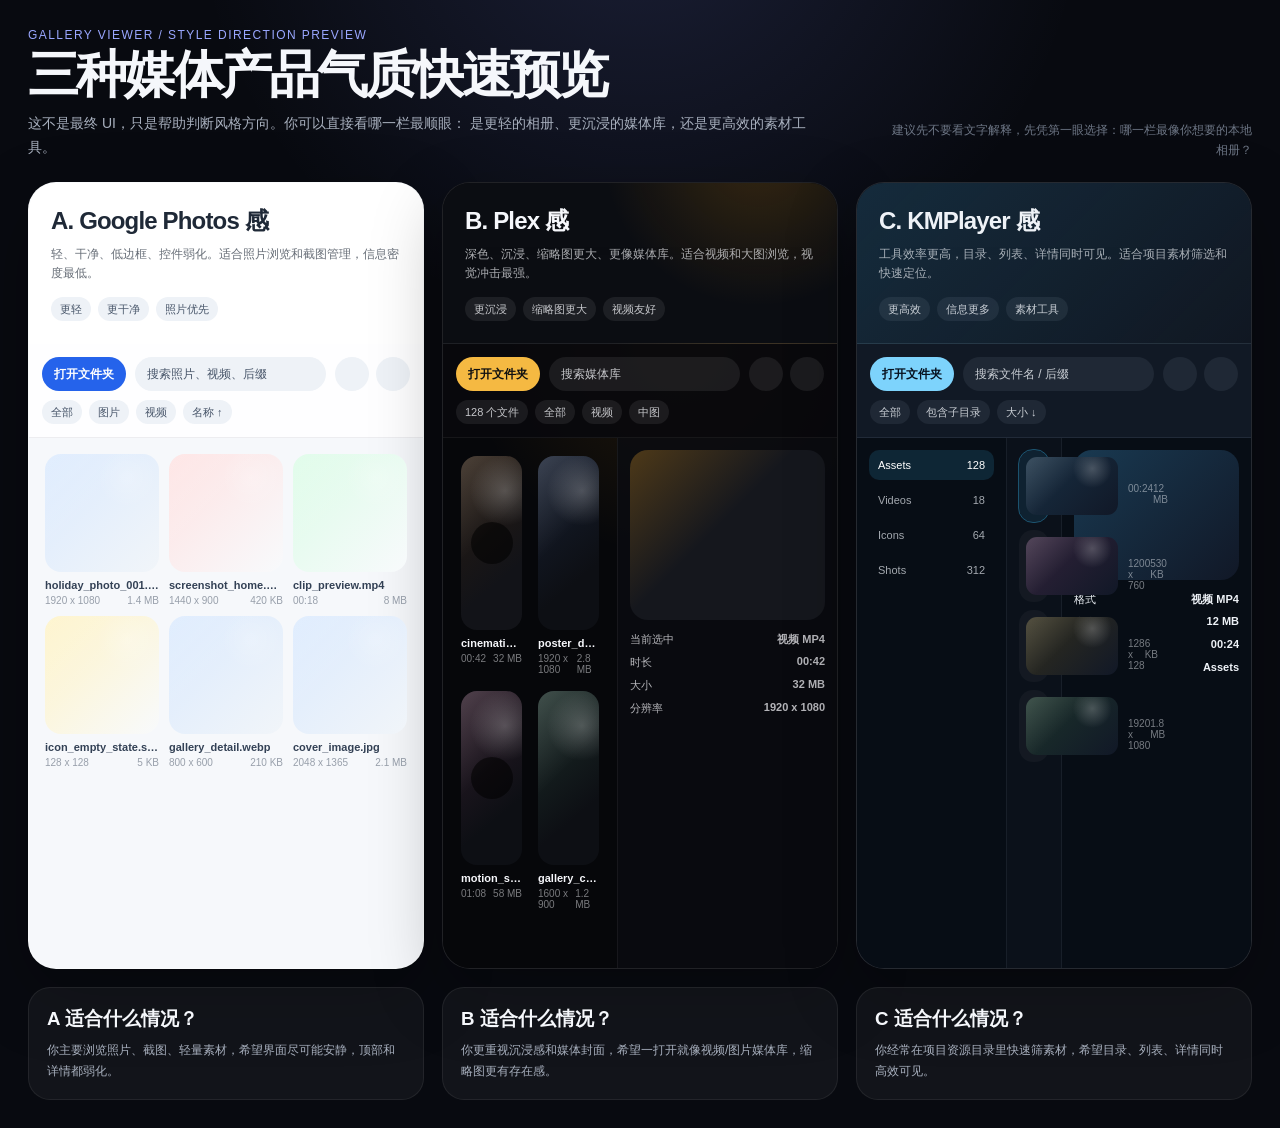
<file: docs/superpowers/media-style-comparison.html>
<!doctype html>
<html lang="zh-CN">
  <head>
    <meta charset="UTF-8" />
    <meta name="viewport" content="width=device-width, initial-scale=1.0" />
    <title>Gallery Viewer Style Comparison</title>
    <style>
      :root {
        --font: -apple-system, BlinkMacSystemFont, "Segoe UI", "PingFang SC",
          "Microsoft YaHei", sans-serif;
        --page: #080a10;
        --text: #f5f7fb;
        --muted: #a8b0be;
        --soft: #6d7685;
        --line: rgba(255, 255, 255, 0.1);
      }

      * {
        box-sizing: border-box;
      }

      body {
        margin: 0;
        font-family: var(--font);
        color: var(--text);
        background:
          radial-gradient(circle at 50% -10%, rgba(125, 141, 255, 0.16), transparent 32%),
          var(--page);
      }

      .page {
        max-width: 1520px;
        margin: 0 auto;
        padding: 28px;
      }

      .hero {
        display: flex;
        align-items: flex-end;
        justify-content: space-between;
        gap: 24px;
        margin-bottom: 22px;
      }

      h1,
      h2,
      h3,
      p {
        margin: 0;
      }

      .kicker {
        margin-bottom: 8px;
        color: #9aa7ff;
        font-size: 12px;
        letter-spacing: 0.12em;
        text-transform: uppercase;
      }

      h1 {
        font-size: clamp(30px, 4vw, 52px);
        line-height: 0.98;
        letter-spacing: -0.055em;
      }

      .subtitle {
        max-width: 780px;
        margin-top: 12px;
        color: var(--muted);
        font-size: 14px;
        line-height: 1.7;
      }

      .hint {
        max-width: 360px;
        color: var(--soft);
        font-size: 12px;
        line-height: 1.6;
        text-align: right;
      }

      .comparison {
        display: grid;
        grid-template-columns: repeat(3, minmax(0, 1fr));
        gap: 18px;
      }

      .option {
        overflow: hidden;
        min-height: 760px;
        border-radius: 28px;
        border: 1px solid var(--line);
        box-shadow: 0 24px 70px rgba(0, 0, 0, 0.28);
      }

      .option-head {
        min-height: 136px;
        padding: 22px;
        border-bottom: 1px solid rgba(255, 255, 255, 0.08);
      }

      .option-head h2 {
        font-size: 24px;
        letter-spacing: -0.035em;
      }

      .option-head p {
        margin-top: 8px;
        color: currentColor;
        opacity: 0.68;
        font-size: 12px;
        line-height: 1.6;
      }

      .tags {
        display: flex;
        flex-wrap: wrap;
        gap: 7px;
        margin-top: 14px;
      }

      .tag {
        display: inline-flex;
        align-items: center;
        min-height: 24px;
        padding: 0 9px;
        border-radius: 999px;
        background: rgba(255, 255, 255, 0.1);
        font-size: 11px;
      }

      .mock {
        height: 624px;
        display: grid;
        grid-template-rows: auto 1fr;
      }

      .toolbar {
        padding: 13px;
      }

      .toolbar-main {
        display: grid;
        grid-template-columns: auto minmax(0, 1fr) auto;
        gap: 9px;
        align-items: center;
      }

      .btn {
        display: inline-flex;
        align-items: center;
        justify-content: center;
        height: 34px;
        padding: 0 12px;
        border-radius: 999px;
        font-size: 12px;
        font-weight: 700;
        white-space: nowrap;
      }

      .search {
        min-width: 0;
        height: 34px;
        display: flex;
        align-items: center;
        padding: 0 12px;
        border-radius: 999px;
        font-size: 12px;
      }

      .icon-row {
        display: flex;
        gap: 7px;
      }

      .icon {
        width: 34px;
        height: 34px;
        border-radius: 999px;
      }

      .filters {
        display: flex;
        flex-wrap: wrap;
        gap: 7px;
        margin-top: 9px;
      }

      .chip {
        min-height: 24px;
        display: inline-flex;
        align-items: center;
        padding: 0 9px;
        border-radius: 999px;
        font-size: 11px;
      }

      .body {
        min-height: 0;
        display: grid;
      }

      .side {
        min-width: 0;
        padding: 12px;
      }

      .folder {
        min-height: 30px;
        display: flex;
        align-items: center;
        justify-content: space-between;
        gap: 8px;
        padding: 0 9px;
        border-radius: 10px;
        font-size: 11px;
      }

      .folder + .folder {
        margin-top: 5px;
      }

      .grid {
        min-width: 0;
        padding: 14px;
        display: grid;
        align-content: start;
        gap: 12px;
      }

      .card {
        min-width: 0;
      }

      .thumb {
        position: relative;
        overflow: hidden;
        border-radius: 16px;
      }

      .thumb::before {
        content: "";
        position: absolute;
        inset: 0;
        background:
          radial-gradient(circle at 72% 20%, rgba(255, 255, 255, 0.22), transparent 24%),
          linear-gradient(135deg, rgba(255, 255, 255, 0.16), transparent 45%);
      }

      .thumb.video::after {
        content: "";
        position: absolute;
        left: 50%;
        top: 50%;
        width: 42px;
        height: 42px;
        border-radius: 999px;
        transform: translate(-50%, -50%);
      }

      .meta {
        margin-top: 7px;
      }

      .name {
        overflow: hidden;
        text-overflow: ellipsis;
        white-space: nowrap;
        font-size: 11px;
        font-weight: 650;
      }

      .sub {
        margin-top: 4px;
        display: flex;
        justify-content: space-between;
        color: currentColor;
        opacity: 0.48;
        font-size: 10px;
      }

      .detail {
        padding: 12px;
      }

      .preview {
        border-radius: 18px;
      }

      .info {
        display: grid;
        gap: 8px;
        margin-top: 12px;
        font-size: 11px;
      }

      .info div {
        display: flex;
        justify-content: space-between;
        gap: 10px;
      }

      .notes {
        display: grid;
        grid-template-columns: repeat(3, minmax(0, 1fr));
        gap: 18px;
        margin-top: 18px;
      }

      .note {
        padding: 18px;
        border-radius: 22px;
        background: rgba(255, 255, 255, 0.045);
        border: 1px solid rgba(255, 255, 255, 0.07);
      }

      .note h3 {
        margin-bottom: 8px;
      }

      .note p {
        color: var(--muted);
        font-size: 12px;
        line-height: 1.7;
      }

      /* Google Photos style */
      .photos {
        color: #1f2937;
        background: #f8fafc;
      }

      .photos .option-head {
        background: #ffffff;
      }

      .photos .mock {
        background: #f6f8fb;
      }

      .photos .toolbar {
        background: rgba(255, 255, 255, 0.92);
        border-bottom: 1px solid rgba(15, 23, 42, 0.07);
      }

      .photos .btn {
        color: #fff;
        background: #2563eb;
      }

      .photos .search,
      .photos .icon,
      .photos .chip,
      .photos .tag {
        background: #eef2f7;
        color: #475569;
      }

      .photos .body {
        grid-template-columns: 1fr;
      }

      .photos .side,
      .photos .detail {
        display: none;
      }

      .photos .grid {
        grid-template-columns: repeat(3, minmax(0, 1fr));
        gap: 10px;
        padding: 16px;
      }

      .photos .thumb {
        height: 118px;
        background: linear-gradient(135deg, #dbeafe, #f1f5f9);
      }

      .photos .card:nth-child(2) .thumb {
        background: linear-gradient(135deg, #fee2e2, #f8fafc);
      }

      .photos .card:nth-child(3) .thumb {
        background: linear-gradient(135deg, #dcfce7, #f8fafc);
      }

      .photos .card:nth-child(4) .thumb {
        background: linear-gradient(135deg, #fef3c7, #f8fafc);
      }

      .photos .meta {
        color: #334155;
      }

      /* Plex style */
      .plex {
        color: #f6f7fb;
        background: #08090d;
      }

      .plex .option-head {
        background:
          radial-gradient(circle at 80% -20%, rgba(245, 158, 11, 0.18), transparent 42%),
          #0b0d12;
      }

      .plex .mock {
        background:
          radial-gradient(circle at 60% 0%, rgba(245, 158, 11, 0.12), transparent 32%),
          #06070a;
      }

      .plex .toolbar {
        background: rgba(8, 9, 13, 0.88);
        border-bottom: 1px solid rgba(255, 255, 255, 0.055);
      }

      .plex .btn {
        color: #111;
        background: #f5b942;
      }

      .plex .search,
      .plex .icon,
      .plex .chip,
      .plex .tag {
        background: rgba(255, 255, 255, 0.075);
        color: rgba(246, 247, 251, 0.78);
      }

      .plex .body {
        grid-template-columns: 1fr 220px;
      }

      .plex .side {
        display: none;
      }

      .plex .grid {
        grid-template-columns: repeat(2, minmax(0, 1fr));
        gap: 16px;
        padding: 18px;
      }

      .plex .thumb {
        height: 174px;
        background: linear-gradient(140deg, #2a1d12, #121318 70%);
      }

      .plex .card:nth-child(2) .thumb {
        background: linear-gradient(140deg, #172032, #0d0f14 70%);
      }

      .plex .card:nth-child(3) .thumb {
        background: linear-gradient(140deg, #2f1d2a, #0d0f14 70%);
      }

      .plex .card:nth-child(4) .thumb {
        background: linear-gradient(140deg, #1d2f2a, #0d0f14 70%);
      }

      .plex .thumb.video::after {
        background: rgba(0, 0, 0, 0.56);
      }

      .plex .detail {
        border-left: 1px solid rgba(255, 255, 255, 0.055);
        background: rgba(10, 12, 17, 0.82);
      }

      .plex .preview {
        height: 170px;
        background: linear-gradient(135deg, rgba(245, 158, 11, 0.25), transparent 45%), #15171d;
      }

      .plex .info {
        color: rgba(246, 247, 251, 0.72);
      }

      /* KMPlayer style */
      .km {
        color: #eef2f7;
        background: #0d121a;
      }

      .km .option-head {
        background:
          linear-gradient(135deg, rgba(56, 189, 248, 0.12), transparent),
          #101722;
      }

      .km .mock {
        background: #0b111a;
      }

      .km .toolbar {
        background: #111925;
        border-bottom: 1px solid rgba(148, 163, 184, 0.12);
      }

      .km .btn {
        color: #07111f;
        background: #7dd3fc;
      }

      .km .search,
      .km .icon,
      .km .chip,
      .km .tag {
        background: rgba(148, 163, 184, 0.11);
        color: rgba(238, 242, 247, 0.82);
      }

      .km .body {
        grid-template-columns: 150px minmax(0, 1fr) 190px;
      }

      .km .side {
        border-right: 1px solid rgba(148, 163, 184, 0.12);
        background: rgba(7, 12, 20, 0.85);
      }

      .km .folder {
        background: transparent;
        color: rgba(238, 242, 247, 0.68);
      }

      .km .folder.active {
        background: rgba(56, 189, 248, 0.14);
        color: #fff;
      }

      .km .grid {
        grid-template-columns: 1fr;
        gap: 8px;
        padding: 12px;
      }

      .km .card {
        display: grid;
        grid-template-columns: 92px minmax(0, 1fr);
        gap: 10px;
        align-items: center;
        padding: 7px;
        border-radius: 14px;
        background: rgba(255, 255, 255, 0.035);
      }

      .km .card:nth-child(1) {
        outline: 1px solid rgba(56, 189, 248, 0.38);
        background: rgba(56, 189, 248, 0.1);
      }

      .km .thumb {
        height: 58px;
        border-radius: 11px;
        background: linear-gradient(135deg, #183044, #111827);
      }

      .km .card:nth-child(2) .thumb {
        background: linear-gradient(135deg, #33233b, #111827);
      }

      .km .card:nth-child(3) .thumb {
        background: linear-gradient(135deg, #34301d, #111827);
      }

      .km .card:nth-child(4) .thumb {
        background: linear-gradient(135deg, #1d342b, #111827);
      }

      .km .meta {
        margin-top: 0;
      }

      .km .detail {
        border-left: 1px solid rgba(148, 163, 184, 0.12);
        background: rgba(7, 12, 20, 0.85);
      }

      .km .preview {
        height: 130px;
        background: linear-gradient(135deg, rgba(56, 189, 248, 0.2), transparent), #111827;
      }

      @media (max-width: 1180px) {
        .comparison,
        .notes {
          grid-template-columns: 1fr;
        }

        .option {
          min-height: auto;
        }

        .hero {
          align-items: flex-start;
          flex-direction: column;
        }

        .hint {
          text-align: left;
        }
      }

      @media (max-width: 720px) {
        .page {
          padding: 18px;
        }

        .km .body,
        .plex .body {
          grid-template-columns: 1fr;
        }

        .km .side,
        .km .detail,
        .plex .detail {
          display: none;
        }
      }
    </style>
  </head>
  <body>
    <main class="page">
      <section class="hero">
        <div>
          <p class="kicker">Gallery Viewer / Style Direction Preview</p>
          <h1>三种媒体产品气质快速预览</h1>
          <p class="subtitle">
            这不是最终 UI，只是帮助判断风格方向。你可以直接看哪一栏最顺眼：
            是更轻的相册、更沉浸的媒体库，还是更高效的素材工具。
          </p>
        </div>
        <p class="hint">
          建议先不要看文字解释，先凭第一眼选择：哪一栏最像你想要的本地相册？
        </p>
      </section>

      <section class="comparison">
        <article class="option photos">
          <div class="option-head">
            <h2>A. Google Photos 感</h2>
            <p>轻、干净、低边框、控件弱化。适合照片浏览和截图管理，信息密度最低。</p>
            <div class="tags">
              <span class="tag">更轻</span>
              <span class="tag">更干净</span>
              <span class="tag">照片优先</span>
            </div>
          </div>
          <div class="mock">
            <div class="toolbar">
              <div class="toolbar-main">
                <div class="btn">打开文件夹</div>
                <div class="search">搜索照片、视频、后缀</div>
                <div class="icon-row">
                  <span class="icon"></span>
                  <span class="icon"></span>
                </div>
              </div>
              <div class="filters">
                <span class="chip">全部</span>
                <span class="chip">图片</span>
                <span class="chip">视频</span>
                <span class="chip">名称 ↑</span>
              </div>
            </div>
            <div class="body">
              <div class="grid">
                <div class="card">
                  <div class="thumb"></div>
                  <div class="meta">
                    <div class="name">holiday_photo_001.jpg</div>
                    <div class="sub"><span>1920 x 1080</span><span>1.4 MB</span></div>
                  </div>
                </div>
                <div class="card">
                  <div class="thumb"></div>
                  <div class="meta">
                    <div class="name">screenshot_home.png</div>
                    <div class="sub"><span>1440 x 900</span><span>420 KB</span></div>
                  </div>
                </div>
                <div class="card">
                  <div class="thumb video"></div>
                  <div class="meta">
                    <div class="name">clip_preview.mp4</div>
                    <div class="sub"><span>00:18</span><span>8 MB</span></div>
                  </div>
                </div>
                <div class="card">
                  <div class="thumb"></div>
                  <div class="meta">
                    <div class="name">icon_empty_state.svg</div>
                    <div class="sub"><span>128 x 128</span><span>5 KB</span></div>
                  </div>
                </div>
                <div class="card">
                  <div class="thumb"></div>
                  <div class="meta">
                    <div class="name">gallery_detail.webp</div>
                    <div class="sub"><span>800 x 600</span><span>210 KB</span></div>
                  </div>
                </div>
                <div class="card">
                  <div class="thumb"></div>
                  <div class="meta">
                    <div class="name">cover_image.jpg</div>
                    <div class="sub"><span>2048 x 1365</span><span>2.1 MB</span></div>
                  </div>
                </div>
              </div>
            </div>
          </div>
        </article>

        <article class="option plex">
          <div class="option-head">
            <h2>B. Plex 感</h2>
            <p>深色、沉浸、缩略图更大、更像媒体库。适合视频和大图浏览，视觉冲击最强。</p>
            <div class="tags">
              <span class="tag">更沉浸</span>
              <span class="tag">缩略图更大</span>
              <span class="tag">视频友好</span>
            </div>
          </div>
          <div class="mock">
            <div class="toolbar">
              <div class="toolbar-main">
                <div class="btn">打开文件夹</div>
                <div class="search">搜索媒体库</div>
                <div class="icon-row">
                  <span class="icon"></span>
                  <span class="icon"></span>
                </div>
              </div>
              <div class="filters">
                <span class="chip">128 个文件</span>
                <span class="chip">全部</span>
                <span class="chip">视频</span>
                <span class="chip">中图</span>
              </div>
            </div>
            <div class="body">
              <div class="grid">
                <div class="card">
                  <div class="thumb video"></div>
                  <div class="meta">
                    <div class="name">cinematic_preview.mp4</div>
                    <div class="sub"><span>00:42</span><span>32 MB</span></div>
                  </div>
                </div>
                <div class="card">
                  <div class="thumb"></div>
                  <div class="meta">
                    <div class="name">poster_dark_media.jpg</div>
                    <div class="sub"><span>1920 x 1080</span><span>2.8 MB</span></div>
                  </div>
                </div>
                <div class="card">
                  <div class="thumb video"></div>
                  <div class="meta">
                    <div class="name">motion_showcase.mp4</div>
                    <div class="sub"><span>01:08</span><span>58 MB</span></div>
                  </div>
                </div>
                <div class="card">
                  <div class="thumb"></div>
                  <div class="meta">
                    <div class="name">gallery_cover.webp</div>
                    <div class="sub"><span>1600 x 900</span><span>1.2 MB</span></div>
                  </div>
                </div>
              </div>
              <aside class="detail">
                <div class="preview"></div>
                <div class="info">
                  <div><span>当前选中</span><strong>视频 MP4</strong></div>
                  <div><span>时长</span><strong>00:42</strong></div>
                  <div><span>大小</span><strong>32 MB</strong></div>
                  <div><span>分辨率</span><strong>1920 x 1080</strong></div>
                </div>
              </aside>
            </div>
          </div>
        </article>

        <article class="option km">
          <div class="option-head">
            <h2>C. KMPlayer 感</h2>
            <p>工具效率更高，目录、列表、详情同时可见。适合项目素材筛选和快速定位。</p>
            <div class="tags">
              <span class="tag">更高效</span>
              <span class="tag">信息更多</span>
              <span class="tag">素材工具</span>
            </div>
          </div>
          <div class="mock">
            <div class="toolbar">
              <div class="toolbar-main">
                <div class="btn">打开文件夹</div>
                <div class="search">搜索文件名 / 后缀</div>
                <div class="icon-row">
                  <span class="icon"></span>
                  <span class="icon"></span>
                </div>
              </div>
              <div class="filters">
                <span class="chip">全部</span>
                <span class="chip">包含子目录</span>
                <span class="chip">大小 ↓</span>
              </div>
            </div>
            <div class="body">
              <aside class="side">
                <div class="folder active"><span>Assets</span><span>128</span></div>
                <div class="folder"><span>Videos</span><span>18</span></div>
                <div class="folder"><span>Icons</span><span>64</span></div>
                <div class="folder"><span>Shots</span><span>312</span></div>
              </aside>
              <div class="grid">
                <div class="card">
                  <div class="thumb video"></div>
                  <div class="meta">
                    <div class="name">demo_preview_motion.mp4</div>
                    <div class="sub"><span>00:24</span><span>12 MB</span></div>
                  </div>
                </div>
                <div class="card">
                  <div class="thumb"></div>
                  <div class="meta">
                    <div class="name">settings_panel.png</div>
                    <div class="sub"><span>1200 x 760</span><span>530 KB</span></div>
                  </div>
                </div>
                <div class="card">
                  <div class="thumb"></div>
                  <div class="meta">
                    <div class="name">icon_gallery.svg</div>
                    <div class="sub"><span>128 x 128</span><span>6 KB</span></div>
                  </div>
                </div>
                <div class="card">
                  <div class="thumb"></div>
                  <div class="meta">
                    <div class="name">cover_dark.jpg</div>
                    <div class="sub"><span>1920 x 1080</span><span>1.8 MB</span></div>
                  </div>
                </div>
              </div>
              <aside class="detail">
                <div class="preview"></div>
                <div class="info">
                  <div><span>格式</span><strong>视频 MP4</strong></div>
                  <div><span>大小</span><strong>12 MB</strong></div>
                  <div><span>时长</span><strong>00:24</strong></div>
                  <div><span>路径</span><strong>Assets</strong></div>
                </div>
              </aside>
            </div>
          </div>
        </article>
      </section>

      <section class="notes">
        <div class="note">
          <h3>A 适合什么情况？</h3>
          <p>你主要浏览照片、截图、轻量素材，希望界面尽可能安静，顶部和详情都弱化。</p>
        </div>
        <div class="note">
          <h3>B 适合什么情况？</h3>
          <p>你更重视沉浸感和媒体封面，希望一打开就像视频/图片媒体库，缩略图更有存在感。</p>
        </div>
        <div class="note">
          <h3>C 适合什么情况？</h3>
          <p>你经常在项目资源目录里快速筛素材，希望目录、列表、详情同时高效可见。</p>
        </div>
      </section>
    </main>
  </body>
</html>
</file>
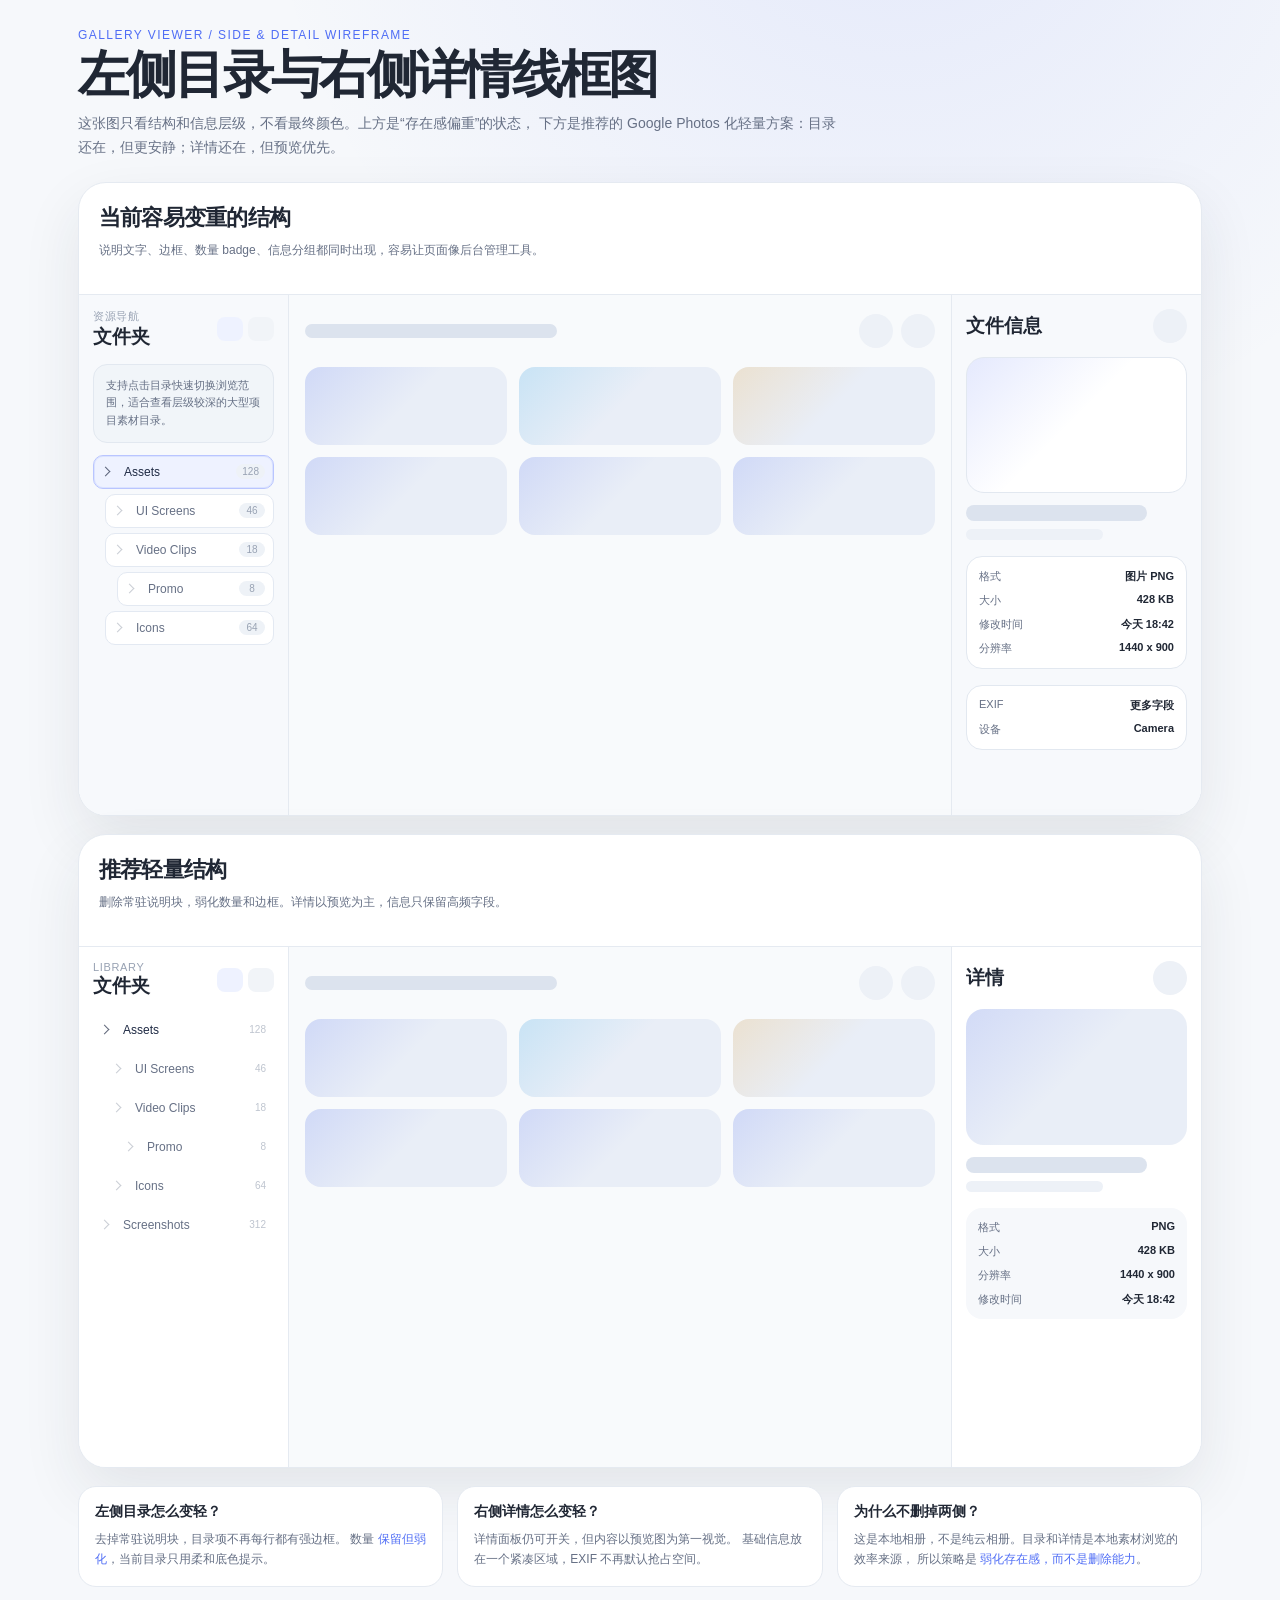
<file: docs/superpowers/side-detail-wireframe.html>
<!doctype html>
<html lang="zh-CN">
  <head>
    <meta charset="UTF-8" />
    <meta name="viewport" content="width=device-width, initial-scale=1.0" />
    <title>Side And Detail Wireframe</title>
    <style>
      :root {
        --bg: #f6f8fb;
        --panel: #ffffff;
        --panel-soft: #f1f4f8;
        --line: #e5eaf1;
        --text: #202734;
        --muted: #667085;
        --soft: #98a2b3;
        --accent: #4f6df5;
        --accent-soft: #eef2ff;
        --radius: 18px;
        font-family:
          -apple-system, BlinkMacSystemFont, "Segoe UI", "PingFang SC",
          "Microsoft YaHei", sans-serif;
      }

      * {
        box-sizing: border-box;
      }

      body {
        margin: 0;
        color: var(--text);
        background:
          radial-gradient(circle at 70% -10%, rgba(79, 109, 245, 0.11), transparent 32%),
          var(--bg);
      }

      .page {
        max-width: 1180px;
        margin: 0 auto;
        padding: 28px;
      }

      .hero {
        margin-bottom: 22px;
      }

      .kicker {
        margin: 0 0 8px;
        color: var(--accent);
        font-size: 12px;
        letter-spacing: 0.12em;
        text-transform: uppercase;
      }

      h1,
      h2,
      h3,
      p {
        margin: 0;
      }

      h1 {
        font-size: clamp(30px, 4vw, 52px);
        line-height: 0.98;
        letter-spacing: -0.055em;
      }

      .subtitle {
        max-width: 760px;
        margin-top: 12px;
        color: var(--muted);
        font-size: 14px;
        line-height: 1.7;
      }

      .compare {
        display: grid;
        grid-template-columns: 1fr;
        gap: 18px;
      }

      .panel {
        overflow: hidden;
        border-radius: 28px;
        background: var(--panel);
        border: 1px solid var(--line);
        box-shadow: 0 24px 60px rgba(30, 41, 59, 0.09);
      }

      .panel-head {
        min-height: 112px;
        padding: 20px;
        border-bottom: 1px solid var(--line);
      }

      .panel-head h2 {
        font-size: 22px;
        letter-spacing: -0.035em;
      }

      .panel-head p {
        margin-top: 8px;
        color: var(--muted);
        font-size: 12px;
        line-height: 1.6;
      }

      .app {
        height: 520px;
        display: grid;
        grid-template-columns: 210px minmax(0, 1fr) 250px;
        background: #fbfcfe;
      }

      .side,
      .detail {
        padding: 14px;
        background: #fff;
      }

      .side {
        border-right: 1px solid var(--line);
      }

      .detail {
        border-left: 1px solid var(--line);
      }

      .content {
        min-width: 0;
        padding: 16px;
        background: #f8fafc;
      }

      .topbar {
        display: flex;
        align-items: center;
        justify-content: space-between;
        min-height: 40px;
        margin-bottom: 16px;
      }

      .bar-title {
        width: 40%;
        height: 14px;
        border-radius: 999px;
        background: #dce3ee;
      }

      .bar-actions {
        display: flex;
        gap: 8px;
      }

      .dot {
        width: 34px;
        height: 34px;
        border-radius: 999px;
        background: #edf1f7;
      }

      .media-grid {
        display: grid;
        grid-template-columns: repeat(3, minmax(0, 1fr));
        gap: 12px;
      }

      .media {
        height: 78px;
        border-radius: 16px;
        background:
          linear-gradient(135deg, rgba(79, 109, 245, 0.16), transparent 50%),
          #e9eef7;
      }

      .media:nth-child(2) {
        background:
          linear-gradient(135deg, rgba(14, 165, 233, 0.15), transparent 50%),
          #e9eef7;
      }

      .media:nth-child(3) {
        background:
          linear-gradient(135deg, rgba(245, 158, 11, 0.16), transparent 50%),
          #e9eef7;
      }

      .label {
        color: var(--soft);
        font-size: 11px;
        letter-spacing: 0.06em;
        text-transform: uppercase;
      }

      .side-title,
      .detail-title {
        display: flex;
        justify-content: space-between;
        align-items: center;
        margin-bottom: 14px;
      }

      .switch {
        display: flex;
        gap: 5px;
      }

      .switch span {
        width: 26px;
        height: 24px;
        border-radius: 8px;
        background: var(--panel-soft);
      }

      .switch span:first-child {
        background: var(--accent-soft);
      }

      .folder-list {
        display: grid;
        gap: 5px;
      }

      .folder {
        display: grid;
        grid-template-columns: 14px minmax(0, 1fr) auto;
        gap: 8px;
        align-items: center;
        min-height: 34px;
        padding: 0 8px;
        border-radius: 10px;
        color: var(--muted);
        font-size: 12px;
      }

      .folder.active {
        color: #1f2a44;
        background: var(--accent-soft);
      }

      .folder.depth-1 {
        margin-left: 12px;
      }

      .folder.depth-2 {
        margin-left: 24px;
      }

      .chev {
        width: 7px;
        height: 7px;
        border-right: 1.5px solid currentColor;
        border-bottom: 1.5px solid currentColor;
        transform: rotate(-45deg);
        opacity: 0.34;
      }

      .folder.active .chev {
        opacity: 0.7;
      }

      .folder-name {
        min-width: 0;
        overflow: hidden;
        text-overflow: ellipsis;
        white-space: nowrap;
      }

      .count {
        color: var(--soft);
        font-size: 10px;
      }

      .hint-box {
        margin-bottom: 12px;
        padding: 12px;
        border-radius: 14px;
        background: #f1f5f9;
        border: 1px solid #e2e8f0;
        color: var(--muted);
        font-size: 11px;
        line-height: 1.6;
      }

      .heavy .side,
      .heavy .detail {
        background: #f7f9fc;
      }

      .heavy .folder {
        border: 1px solid #e3e9f2;
        background: #fff;
      }

      .heavy .folder.active {
        border-color: #b9c5ff;
        background: #eef2ff;
        box-shadow: inset 0 0 0 1px #dbe3ff;
      }

      .heavy .count {
        min-width: 26px;
        display: inline-flex;
        justify-content: center;
        padding: 2px 6px;
        border-radius: 999px;
        background: #eef2f7;
      }

      .light .side {
        background: rgba(255, 255, 255, 0.92);
      }

      .light .folder {
        background: transparent;
      }

      .light .folder:hover {
        background: #f6f8fb;
      }

      .light .count {
        opacity: 0.62;
      }

      .preview {
        height: 136px;
        border-radius: 18px;
        background:
          linear-gradient(135deg, rgba(79, 109, 245, 0.15), transparent 48%),
          #e9eef7;
      }

      .file-name {
        margin-top: 12px;
        height: 16px;
        width: 82%;
        border-radius: 999px;
        background: #dce3ee;
      }

      .file-path {
        margin-top: 8px;
        height: 11px;
        width: 62%;
        border-radius: 999px;
        background: #edf1f7;
      }

      .info-card {
        display: grid;
        gap: 9px;
        margin-top: 16px;
        padding: 12px;
        border-radius: 16px;
        background: #f5f7fa;
      }

      .info-row {
        display: flex;
        justify-content: space-between;
        gap: 10px;
        font-size: 11px;
        color: var(--muted);
      }

      .info-row strong {
        color: var(--text);
      }

      .heavy .info-card,
      .heavy .preview {
        border: 1px solid #e2e8f0;
        background-color: #fff;
      }

      .light .detail {
        background: rgba(255, 255, 255, 0.92);
      }

      .light .preview {
        border: 0;
      }

      .light .info-card {
        border: 0;
        background: #f6f8fb;
      }

      .annotations {
        display: grid;
        grid-template-columns: repeat(3, minmax(0, 1fr));
        gap: 14px;
        margin-top: 18px;
      }

      .note {
        padding: 16px;
        border-radius: 18px;
        background: #fff;
        border: 1px solid var(--line);
      }

      .note h3 {
        font-size: 14px;
        margin-bottom: 8px;
      }

      .note p {
        color: var(--muted);
        font-size: 12px;
        line-height: 1.7;
      }

      .focus {
        color: var(--accent);
      }

      @media (max-width: 1200px) {
        .compare,
        .annotations {
          grid-template-columns: 1fr;
        }
      }

      @media (max-width: 840px) {
        .page {
          padding: 18px;
        }

        .app {
          height: auto;
          grid-template-columns: 1fr;
        }

        .side,
        .detail {
          border: 0;
        }

        .media-grid {
          grid-template-columns: repeat(2, minmax(0, 1fr));
        }
      }
    </style>
  </head>
  <body>
    <main class="page">
      <section class="hero">
        <p class="kicker">Gallery Viewer / Side & Detail Wireframe</p>
        <h1>左侧目录与右侧详情线框图</h1>
        <p class="subtitle">
          这张图只看结构和信息层级，不看最终颜色。上方是“存在感偏重”的状态，
          下方是推荐的 Google Photos 化轻量方案：目录还在，但更安静；详情还在，但预览优先。
        </p>
      </section>

      <section class="compare">
        <article class="panel heavy">
          <div class="panel-head">
            <h2>当前容易变重的结构</h2>
            <p>说明文字、边框、数量 badge、信息分组都同时出现，容易让页面像后台管理工具。</p>
          </div>
          <div class="app">
            <aside class="side">
              <div class="side-title">
                <div>
                  <div class="label">资源导航</div>
                  <h3>文件夹</h3>
                </div>
                <div class="switch"><span></span><span></span></div>
              </div>
              <div class="hint-box">
                支持点击目录快速切换浏览范围，适合查看层级较深的大型项目素材目录。
              </div>
              <div class="folder-list">
                <div class="folder active"><span class="chev"></span><span class="folder-name">Assets</span><span class="count">128</span></div>
                <div class="folder depth-1"><span class="chev"></span><span class="folder-name">UI Screens</span><span class="count">46</span></div>
                <div class="folder depth-1"><span class="chev"></span><span class="folder-name">Video Clips</span><span class="count">18</span></div>
                <div class="folder depth-2"><span class="chev"></span><span class="folder-name">Promo</span><span class="count">8</span></div>
                <div class="folder depth-1"><span class="chev"></span><span class="folder-name">Icons</span><span class="count">64</span></div>
              </div>
            </aside>
            <section class="content">
              <div class="topbar">
                <div class="bar-title"></div>
                <div class="bar-actions"><span class="dot"></span><span class="dot"></span></div>
              </div>
              <div class="media-grid">
                <div class="media"></div>
                <div class="media"></div>
                <div class="media"></div>
                <div class="media"></div>
                <div class="media"></div>
                <div class="media"></div>
              </div>
            </section>
            <aside class="detail">
              <div class="detail-title">
                <h3>文件信息</h3>
                <span class="dot"></span>
              </div>
              <div class="preview"></div>
              <div class="file-name"></div>
              <div class="file-path"></div>
              <div class="info-card">
                <div class="info-row"><span>格式</span><strong>图片 PNG</strong></div>
                <div class="info-row"><span>大小</span><strong>428 KB</strong></div>
                <div class="info-row"><span>修改时间</span><strong>今天 18:42</strong></div>
                <div class="info-row"><span>分辨率</span><strong>1440 x 900</strong></div>
              </div>
              <div class="info-card">
                <div class="info-row"><span>EXIF</span><strong>更多字段</strong></div>
                <div class="info-row"><span>设备</span><strong>Camera</strong></div>
              </div>
            </aside>
          </div>
        </article>

        <article class="panel light">
          <div class="panel-head">
            <h2>推荐轻量结构</h2>
            <p>删除常驻说明块，弱化数量和边框。详情以预览为主，信息只保留高频字段。</p>
          </div>
          <div class="app">
            <aside class="side">
              <div class="side-title">
                <div>
                  <div class="label">Library</div>
                  <h3>文件夹</h3>
                </div>
                <div class="switch"><span></span><span></span></div>
              </div>
              <div class="folder-list">
                <div class="folder active"><span class="chev"></span><span class="folder-name">Assets</span><span class="count">128</span></div>
                <div class="folder depth-1"><span class="chev"></span><span class="folder-name">UI Screens</span><span class="count">46</span></div>
                <div class="folder depth-1"><span class="chev"></span><span class="folder-name">Video Clips</span><span class="count">18</span></div>
                <div class="folder depth-2"><span class="chev"></span><span class="folder-name">Promo</span><span class="count">8</span></div>
                <div class="folder depth-1"><span class="chev"></span><span class="folder-name">Icons</span><span class="count">64</span></div>
                <div class="folder"><span class="chev"></span><span class="folder-name">Screenshots</span><span class="count">312</span></div>
              </div>
            </aside>
            <section class="content">
              <div class="topbar">
                <div class="bar-title"></div>
                <div class="bar-actions"><span class="dot"></span><span class="dot"></span></div>
              </div>
              <div class="media-grid">
                <div class="media"></div>
                <div class="media"></div>
                <div class="media"></div>
                <div class="media"></div>
                <div class="media"></div>
                <div class="media"></div>
              </div>
            </section>
            <aside class="detail">
              <div class="detail-title">
                <h3>详情</h3>
                <span class="dot"></span>
              </div>
              <div class="preview"></div>
              <div class="file-name"></div>
              <div class="file-path"></div>
              <div class="info-card">
                <div class="info-row"><span>格式</span><strong>PNG</strong></div>
                <div class="info-row"><span>大小</span><strong>428 KB</strong></div>
                <div class="info-row"><span>分辨率</span><strong>1440 x 900</strong></div>
                <div class="info-row"><span>修改时间</span><strong>今天 18:42</strong></div>
              </div>
            </aside>
          </div>
        </article>
      </section>

      <section class="annotations">
        <div class="note">
          <h3>左侧目录怎么变轻？</h3>
          <p>
            去掉常驻说明块，目录项不再每行都有强边框。
            数量 <span class="focus">保留但弱化</span>，当前目录只用柔和底色提示。
          </p>
        </div>
        <div class="note">
          <h3>右侧详情怎么变轻？</h3>
          <p>
            详情面板仍可开关，但内容以预览图为第一视觉。
            基础信息放在一个紧凑区域，EXIF 不再默认抢占空间。
          </p>
        </div>
        <div class="note">
          <h3>为什么不删掉两侧？</h3>
          <p>
            这是本地相册，不是纯云相册。目录和详情是本地素材浏览的效率来源，
            所以策略是 <span class="focus">弱化存在感，而不是删除能力</span>。
          </p>
        </div>
      </section>
    </main>
  </body>
</html>
</file>
<file: css/style.css>
:root {
  --bg-app: #0b1018;
  --bg-panel: rgba(20, 27, 39, 0.9);
  --bg-panel-strong: #192132;
  --bg-surface: #212b3f;
  --bg-surface-hover: #29354d;
  --bg-soft: rgba(255, 255, 255, 0.055);
  --bg-soft-strong: rgba(255, 255, 255, 0.11);
  --border: rgba(148, 163, 184, 0.2);
  --border-strong: rgba(148, 163, 184, 0.32);
  --text: #f2f6ff;
  --text-muted: #afbdd6;
  --text-soft: #8696b0;
  --accent: #6c8cff;
  --accent-hover: #86a0ff;
  --accent-soft: rgba(108, 140, 255, 0.16);
  --accent-ring: rgba(108, 140, 255, 0.28);
  --success-soft: rgba(74, 222, 128, 0.12);
  --shadow-soft: 0 20px 60px rgba(0, 0, 0, 0.32);
  --shadow-card: 0 18px 36px rgba(3, 5, 10, 0.24);
  --radius-xs: 8px;
  --radius-sm: 10px;
  --radius: 14px;
  --radius-lg: 18px;
  --radius-xl: 24px;
  --sidebar-w: 300px;
  --detail-w: 340px;
  --thumb-frame-h: 220px;
  --thumb-gap: 16px;
  --thumb-name-size: 13px;
  --thumb-meta-size: 11px;
  --font: -apple-system, BlinkMacSystemFont, 'Segoe UI', sans-serif;
  --easing: cubic-bezier(0.22, 1, 0.36, 1);
}

* {
  box-sizing: border-box;
  margin: 0;
  padding: 0;
}

[hidden] {
  display: none !important;
}

html,
body {
  height: 100%;
}

body {
  overflow: hidden;
  font-family: var(--font);
  color: var(--text);
  background:
    radial-gradient(circle at top left, rgba(108, 140, 255, 0.13), transparent 24%),
    radial-gradient(circle at top right, rgba(56, 189, 248, 0.1), transparent 22%),
    linear-gradient(180deg, #101725 0%, #0b1018 100%);
}

button,
input,
select {
  font: inherit;
}

button {
  color: inherit;
}

.app-shell {
  height: 100%;
  display: flex;
}

.eyebrow {
  font-size: 11px;
  letter-spacing: 0.08em;
  text-transform: uppercase;
  color: var(--text-soft);
}

/* icons */
.btn-icon span,
.search-icon,
.empty-icon,
.folder-chevron,
.folder-icon,
.thumb-type-icon,
.icon-tree,
.icon-grid,
.icon-info,
.icon-settings,
.icon-close,
.icon-arrow-left,
.icon-arrow-right {
  width: 16px;
  height: 16px;
  display: inline-block;
  background: currentColor;
  mask-repeat: no-repeat;
  mask-position: center;
  mask-size: contain;
  -webkit-mask-repeat: no-repeat;
  -webkit-mask-position: center;
  -webkit-mask-size: contain;
}

.icon-tree {
  mask-image: url("data:image/svg+xml,%3Csvg xmlns='http://www.w3.org/2000/svg' viewBox='0 0 16 16'%3E%3Cpath fill='black' d='M7 1h2v3.07A3.001 3.001 0 0 1 11 7v1h3v2h-2v2.5A2.5 2.5 0 0 1 9.5 15h-3A2.5 2.5 0 0 1 4 12.5V10H2V8h3V7a3 3 0 0 1 2-2.83V1Zm2 9H7v2.5c0 .28.22.5.5.5h3c.28 0 .5-.22.5-.5V10H9ZM8 6a1 1 0 0 0-1 1v1h2V7a1 1 0 0 0-1-1Z'/%3E%3C/svg%3E");
  -webkit-mask-image: url("data:image/svg+xml,%3Csvg xmlns='http://www.w3.org/2000/svg' viewBox='0 0 16 16'%3E%3Cpath fill='black' d='M7 1h2v3.07A3.001 3.001 0 0 1 11 7v1h3v2h-2v2.5A2.5 2.5 0 0 1 9.5 15h-3A2.5 2.5 0 0 1 4 12.5V10H2V8h3V7a3 3 0 0 1 2-2.83V1Zm2 9H7v2.5c0 .28.22.5.5.5h3c.28 0 .5-.22.5-.5V10H9ZM8 6a1 1 0 0 0-1 1v1h2V7a1 1 0 0 0-1-1Z'/%3E%3C/svg%3E");
}

.icon-grid {
  mask-image: url("data:image/svg+xml,%3Csvg xmlns='http://www.w3.org/2000/svg' viewBox='0 0 16 16'%3E%3Cpath fill='black' d='M2 2h5v5H2V2Zm7 0h5v5H9V2ZM2 9h5v5H2V9Zm7 0h5v5H9V9Z'/%3E%3C/svg%3E");
  -webkit-mask-image: url("data:image/svg+xml,%3Csvg xmlns='http://www.w3.org/2000/svg' viewBox='0 0 16 16'%3E%3Cpath fill='black' d='M2 2h5v5H2V2Zm7 0h5v5H9V2ZM2 9h5v5H2V9Zm7 0h5v5H9V9Z'/%3E%3C/svg%3E");
}

.icon-info {
  mask-image: url("data:image/svg+xml,%3Csvg xmlns='http://www.w3.org/2000/svg' viewBox='0 0 16 16'%3E%3Cpath fill='black' d='M8 1.5A6.5 6.5 0 1 1 1.5 8 6.5 6.5 0 0 1 8 1.5Zm0 3a1 1 0 1 0 0 2 1 1 0 0 0 0-2Zm1.2 7.5v-1H8.8V7H6.5v1h1.3v3H6.5v1h4.7Z'/%3E%3C/svg%3E");
  -webkit-mask-image: url("data:image/svg+xml,%3Csvg xmlns='http://www.w3.org/2000/svg' viewBox='0 0 16 16'%3E%3Cpath fill='black' d='M8 1.5A6.5 6.5 0 1 1 1.5 8 6.5 6.5 0 0 1 8 1.5Zm0 3a1 1 0 1 0 0 2 1 1 0 0 0 0-2Zm1.2 7.5v-1H8.8V7H6.5v1h1.3v3H6.5v1h4.7Z'/%3E%3C/svg%3E");
}

.icon-settings {
  mask-image: url("data:image/svg+xml,%3Csvg xmlns='http://www.w3.org/2000/svg' viewBox='0 0 16 16'%3E%3Cpath fill='black' d='M9.6 1.05a.75.75 0 0 0-1.2 0l-.48.67a1.5 1.5 0 0 1-1.62.58l-.8-.23a.75.75 0 0 0-.92.77l.05.82A1.5 1.5 0 0 1 3.8 5.03l-.74.37a.75.75 0 0 0-.3 1.15l.48.67a1.5 1.5 0 0 1 0 1.76l-.48.67a.75.75 0 0 0 .3 1.15l.74.37a1.5 1.5 0 0 1 .83 1.37l-.05.82a.75.75 0 0 0 .92.77l.8-.23a1.5 1.5 0 0 1 1.62.58l.48.67a.75.75 0 0 0 1.2 0l.48-.67a1.5 1.5 0 0 1 1.62-.58l.8.23a.75.75 0 0 0 .92-.77l-.05-.82a1.5 1.5 0 0 1 .83-1.37l.74-.37a.75.75 0 0 0 .3-1.15l-.48-.67a1.5 1.5 0 0 1 0-1.76l.48-.67a.75.75 0 0 0-.3-1.15l-.74-.37a1.5 1.5 0 0 1-.83-1.37l.05-.82a.75.75 0 0 0-.92-.77l-.8.23a1.5 1.5 0 0 1-1.62-.58l-.48-.67ZM8 10.5A2.5 2.5 0 1 1 8 5.5a2.5 2.5 0 0 1 0 5Z'/%3E%3C/svg%3E");
  -webkit-mask-image: url("data:image/svg+xml,%3Csvg xmlns='http://www.w3.org/2000/svg' viewBox='0 0 16 16'%3E%3Cpath fill='black' d='M9.6 1.05a.75.75 0 0 0-1.2 0l-.48.67a1.5 1.5 0 0 1-1.62.58l-.8-.23a.75.75 0 0 0-.92.77l.05.82A1.5 1.5 0 0 1 3.8 5.03l-.74.37a.75.75 0 0 0-.3 1.15l.48.67a1.5 1.5 0 0 1 0 1.76l-.48.67a.75.75 0 0 0 .3 1.15l.74.37a1.5 1.5 0 0 1 .83 1.37l-.05.82a.75.75 0 0 0 .92.77l.8-.23a1.5 1.5 0 0 1 1.62.58l.48.67a.75.75 0 0 0 1.2 0l.48-.67a1.5 1.5 0 0 1 1.62-.58l.8.23a.75.75 0 0 0 .92-.77l-.05-.82a1.5 1.5 0 0 1 .83-1.37l.74-.37a.75.75 0 0 0 .3-1.15l-.48-.67a1.5 1.5 0 0 1 0-1.76l.48-.67a.75.75 0 0 0-.3-1.15l-.74-.37a1.5 1.5 0 0 1-.83-1.37l.05-.82a.75.75 0 0 0-.92-.77l-.8.23a1.5 1.5 0 0 1-1.62-.58l-.48-.67ZM8 10.5A2.5 2.5 0 1 1 8 5.5a2.5 2.5 0 0 1 0 5Z'/%3E%3C/svg%3E");
}

.icon-close {
  mask-image: url("data:image/svg+xml,%3Csvg xmlns='http://www.w3.org/2000/svg' viewBox='0 0 16 16'%3E%3Cpath fill='black' d='M3.72 3.72a.75.75 0 0 1 1.06 0L8 6.94l3.22-3.22a.75.75 0 1 1 1.06 1.06L9.06 8l3.22 3.22a.75.75 0 0 1-1.06 1.06L8 9.06l-3.22 3.22a.75.75 0 0 1-1.06-1.06L6.94 8 3.72 4.78a.75.75 0 0 1 0-1.06Z'/%3E%3C/svg%3E");
  -webkit-mask-image: url("data:image/svg+xml,%3Csvg xmlns='http://www.w3.org/2000/svg' viewBox='0 0 16 16'%3E%3Cpath fill='black' d='M3.72 3.72a.75.75 0 0 1 1.06 0L8 6.94l3.22-3.22a.75.75 0 1 1 1.06 1.06L9.06 8l3.22 3.22a.75.75 0 0 1-1.06 1.06L8 9.06l-3.22 3.22a.75.75 0 0 1-1.06-1.06L6.94 8 3.72 4.78a.75.75 0 0 1 0-1.06Z'/%3E%3C/svg%3E");
}

.icon-arrow-left,
.folder-chevron {
  mask-image: url("data:image/svg+xml,%3Csvg xmlns='http://www.w3.org/2000/svg' viewBox='0 0 16 16'%3E%3Cpath fill='black' d='M9.78 3.22a.75.75 0 0 1 0 1.06L6.06 8l3.72 3.72a.75.75 0 1 1-1.06 1.06L4.47 8.53a.75.75 0 0 1 0-1.06l4.25-4.25a.75.75 0 0 1 1.06 0Z'/%3E%3C/svg%3E");
  -webkit-mask-image: url("data:image/svg+xml,%3Csvg xmlns='http://www.w3.org/2000/svg' viewBox='0 0 16 16'%3E%3Cpath fill='black' d='M9.78 3.22a.75.75 0 0 1 0 1.06L6.06 8l3.72 3.72a.75.75 0 1 1-1.06 1.06L4.47 8.53a.75.75 0 0 1 0-1.06l4.25-4.25a.75.75 0 0 1 1.06 0Z'/%3E%3C/svg%3E");
}

.icon-arrow-right {
  mask-image: url("data:image/svg+xml,%3Csvg xmlns='http://www.w3.org/2000/svg' viewBox='0 0 16 16'%3E%3Cpath fill='black' d='M6.22 12.78a.75.75 0 0 1 0-1.06L9.94 8 6.22 4.28a.75.75 0 1 1 1.06-1.06l4.25 4.25a.75.75 0 0 1 0 1.06l-4.25 4.25a.75.75 0 0 1-1.06 0Z'/%3E%3C/svg%3E");
  -webkit-mask-image: url("data:image/svg+xml,%3Csvg xmlns='http://www.w3.org/2000/svg' viewBox='0 0 16 16'%3E%3Cpath fill='black' d='M6.22 12.78a.75.75 0 0 1 0-1.06L9.94 8 6.22 4.28a.75.75 0 1 1 1.06-1.06l4.25 4.25a.75.75 0 0 1 0 1.06l-4.25 4.25a.75.75 0 0 1-1.06 0Z'/%3E%3C/svg%3E");
}

.search-icon {
  mask-image: url("data:image/svg+xml,%3Csvg xmlns='http://www.w3.org/2000/svg' viewBox='0 0 16 16'%3E%3Cpath fill='black' d='M7 2a5 5 0 1 1 0 10A5 5 0 0 1 7 2Zm0 1.5a3.5 3.5 0 1 0 0 7 3.5 3.5 0 0 0 0-7Zm4.97 7.91 2.28 2.28a.75.75 0 1 1-1.06 1.06l-2.28-2.28a.75.75 0 0 1 1.06-1.06Z'/%3E%3C/svg%3E");
  -webkit-mask-image: url("data:image/svg+xml,%3Csvg xmlns='http://www.w3.org/2000/svg' viewBox='0 0 16 16'%3E%3Cpath fill='black' d='M7 2a5 5 0 1 1 0 10A5 5 0 0 1 7 2Zm0 1.5a3.5 3.5 0 1 0 0 7 3.5 3.5 0 0 0 0-7Zm4.97 7.91 2.28 2.28a.75.75 0 1 1-1.06 1.06l-2.28-2.28a.75.75 0 0 1 1.06-1.06Z'/%3E%3C/svg%3E");
}

.folder-icon {
  mask-image: url("data:image/svg+xml,%3Csvg xmlns='http://www.w3.org/2000/svg' viewBox='0 0 16 16'%3E%3Cpath fill='black' d='M1.75 4.5A1.75 1.75 0 0 1 3.5 2.75h2.43c.4 0 .78.16 1.06.44l.82.81c.14.14.33.22.53.22h4.16a1.75 1.75 0 0 1 1.75 1.75v4.53A2.25 2.25 0 0 1 12 12.75H4A2.25 2.25 0 0 1 1.75 10.5v-6Zm1.5 0v6c0 .41.34.75.75.75h8c.41 0 .75-.34.75-.75V5.97a.25.25 0 0 0-.25-.25H8.34c-.6 0-1.17-.24-1.59-.66l-.82-.81a.25.25 0 0 0-.18-.07H3.5a.25.25 0 0 0-.25.25Z'/%3E%3C/svg%3E");
  -webkit-mask-image: url("data:image/svg+xml,%3Csvg xmlns='http://www.w3.org/2000/svg' viewBox='0 0 16 16'%3E%3Cpath fill='black' d='M1.75 4.5A1.75 1.75 0 0 1 3.5 2.75h2.43c.4 0 .78.16 1.06.44l.82.81c.14.14.33.22.53.22h4.16a1.75 1.75 0 0 1 1.75 1.75v4.53A2.25 2.25 0 0 1 12 12.75H4A2.25 2.25 0 0 1 1.75 10.5v-6Zm1.5 0v6c0 .41.34.75.75.75h8c.41 0 .75-.34.75-.75V5.97a.25.25 0 0 0-.25-.25H8.34c-.6 0-1.17-.24-1.59-.66l-.82-.81a.25.25 0 0 0-.18-.07H3.5a.25.25 0 0 0-.25.25Z'/%3E%3C/svg%3E");
}

.empty-icon {
  width: 64px;
  height: 64px;
  background: linear-gradient(135deg, rgba(108, 140, 255, 0.32), rgba(56, 189, 248, 0.12));
  border-radius: 20px;
  position: relative;
}

.empty-icon::before,
.thumb-type-icon::before {
  content: "";
  position: absolute;
  inset: 0;
}

.thumb-type-icon {
  position: relative;
}

/* shared controls */
.btn-primary,
.btn-secondary,
.btn-icon,
.segmented-btn {
  border: 1px solid var(--border);
  transition:
    background 0.18s var(--easing),
    border-color 0.18s var(--easing),
    color 0.18s var(--easing),
    transform 0.18s var(--easing),
    box-shadow 0.18s var(--easing);
}

.btn-primary,
.btn-secondary,
.btn-icon {
  display: inline-flex;
  align-items: center;
  justify-content: center;
  border-radius: 12px;
  cursor: pointer;
  background: var(--bg-soft);
  color: var(--text);
}

.btn-primary:hover,
.btn-secondary:hover,
.btn-icon:hover,
.segmented-btn:hover {
  border-color: var(--border-strong);
  background: var(--bg-soft-strong);
}

.btn-primary {
  padding: 0 16px;
  min-width: 112px;
  height: 42px;
  font-weight: 600;
  border-color: rgba(108, 140, 255, 0.3);
  background: linear-gradient(135deg, var(--accent), #5ac8fa);
  box-shadow: 0 12px 26px rgba(108, 140, 255, 0.28);
}

.btn-primary:hover {
  background: linear-gradient(135deg, var(--accent-hover), #77d1ff);
  transform: translateY(-1px);
}

.btn-secondary {
  padding: 0 14px;
  height: 38px;
  color: var(--text-muted);
}

.btn-icon {
  width: 38px;
  height: 38px;
  color: var(--text-muted);
}

.btn-icon.active {
  color: var(--accent);
  background: var(--accent-soft);
  border-color: rgba(108, 140, 255, 0.36);
  box-shadow: inset 0 0 0 1px rgba(108, 140, 255, 0.16);
}

.btn-icon-sm {
  width: 30px;
  height: 30px;
}

select,
input[type="number"],
input[type="text"] {
  height: 34px;
  border-radius: 10px;
  border: 1px solid var(--border);
  background: var(--bg-soft);
  color: var(--text);
  font-size: 12px;
  line-height: 1;
  outline: none;
  transition: border-color 0.18s var(--easing), box-shadow 0.18s var(--easing), background 0.18s var(--easing);
}

select:focus,
input[type="number"]:focus,
input[type="text"]:focus {
  border-color: rgba(108, 140, 255, 0.46);
  box-shadow: 0 0 0 4px var(--accent-ring);
  background: rgba(255, 255, 255, 0.06);
}

/* sidebar */
#sidebar {
  width: var(--sidebar-w);
  min-width: 260px;
  padding: 16px 14px 14px;
  display: flex;
  flex-direction: column;
  gap: 12px;
  background: linear-gradient(180deg, rgba(6, 11, 20, 0.94), rgba(4, 8, 16, 0.98));
  border-right: 1px solid rgba(148, 163, 184, 0.08);
  box-shadow: inset -1px 0 0 rgba(255, 255, 255, 0.03);
}

.sidebar-header {
  display: flex;
  align-items: flex-start;
  justify-content: space-between;
  gap: 12px;
}

.sidebar-title {
  margin-top: 2px;
  font-size: 18px;
  font-weight: 700;
}

.view-toggle {
  display: flex;
  gap: 8px;
}

.sidebar-hint {
  font-size: 11px;
  line-height: 1.55;
  color: var(--text-soft);
  padding: 10px 12px;
  border-radius: 14px;
  background: rgba(255, 255, 255, 0.04);
  border: 1px solid rgba(148, 163, 184, 0.07);
}

#folderList {
  flex: 1;
  min-height: 0;
  overflow: auto;
  padding-right: 4px;
}

.folder-item {
  position: relative;
  width: 100%;
  display: grid;
  grid-template-columns: 18px 16px minmax(0, 1fr) auto;
  align-items: center;
  gap: 10px;
  padding: 9px 11px 9px calc(11px + (var(--folder-depth, 0) * 14px));
  border-radius: 12px;
  border: 1px solid transparent;
  color: var(--text-muted);
  cursor: pointer;
  transition:
    background 0.16s var(--easing),
    border-color 0.16s var(--easing),
    color 0.16s var(--easing),
    transform 0.16s var(--easing);
}

.folder-item + .folder-item {
  margin-top: 4px;
}

.folder-item::before {
  content: "";
  position: absolute;
  left: calc(18px + (var(--folder-depth, 0) * 14px));
  top: -4px;
  bottom: -4px;
  width: 1px;
  background: rgba(148, 163, 184, 0.08);
  opacity: 0;
}

.folder-item:hover {
  color: var(--text);
  background: rgba(255, 255, 255, 0.05);
  border-color: rgba(148, 163, 184, 0.1);
}

.folder-item.active {
  color: var(--text);
  background: linear-gradient(135deg, rgba(108, 140, 255, 0.18), rgba(56, 189, 248, 0.1));
  border-color: rgba(108, 140, 255, 0.24);
  box-shadow: inset 0 0 0 1px rgba(108, 140, 255, 0.12);
}

.folder-item.depth-1 {
  --folder-depth: 1;
}

.folder-item.depth-2 {
  --folder-depth: 2;
}

.folder-item.depth-3 {
  --folder-depth: 3;
}

.folder-item.depth-4 {
  --folder-depth: 4;
}

.folder-item.depth-1::before,
.folder-item.depth-2::before,
.folder-item.depth-3::before,
.folder-item.depth-4::before {
  opacity: 1;
}

.folder-chevron {
  width: 12px;
  height: 12px;
  color: var(--text-soft);
  flex: 0 0 auto;
  opacity: 0.22;
  transform: rotate(-90deg);
}

.folder-item.is-collapsible .folder-chevron {
  opacity: 1;
}

.folder-item.is-expanded .folder-chevron {
  transform: rotate(0deg);
}

.folder-icon {
  color: var(--accent);
  flex: 0 0 auto;
}

.folder-text {
  min-width: 0;
  display: flex;
  flex-direction: column;
  gap: 1px;
}

.folder-name {
  display: block;
  font-size: 12px;
  font-weight: 600;
  color: inherit;
  overflow: hidden;
  text-overflow: ellipsis;
  white-space: nowrap;
}

.folder-subtitle {
  display: block;
  font-size: 10px;
  color: rgba(134, 150, 176, 0.72);
  overflow: hidden;
  text-overflow: ellipsis;
  white-space: nowrap;
}

.folder-count {
  flex: 0 0 auto;
  padding: 3px 7px;
  border-radius: 999px;
  background: rgba(255, 255, 255, 0.04);
  color: rgba(175, 189, 214, 0.9);
  font-size: 10px;
  border: 1px solid rgba(148, 163, 184, 0.08);
}

.current-level-panel {
  margin-top: 4px;
  padding: 10px;
  border-radius: 16px;
  background: rgba(255, 255, 255, 0.032);
  border: 1px solid rgba(148, 163, 184, 0.07);
}

.current-level-head {
  display: flex;
  align-items: center;
  justify-content: space-between;
  gap: 10px;
  margin-bottom: 8px;
}

.current-level-count {
  color: rgba(134, 150, 176, 0.78);
  font-size: 10px;
}

.current-level-summary {
  margin-bottom: 8px;
  color: rgba(175, 189, 214, 0.78);
  font-size: 11px;
  line-height: 1.45;
}

.current-level-list {
  display: grid;
  gap: 5px;
}

.current-level-item {
  width: 100%;
  min-height: 38px;
  display: grid;
  grid-template-columns: minmax(0, 1fr) auto;
  align-items: center;
  gap: 10px;
  padding: 0 10px;
  border: 1px solid transparent;
  border-radius: 13px;
  background: rgba(255, 255, 255, 0.025);
  color: var(--text-muted);
  text-align: left;
  cursor: pointer;
  transition:
    background 0.16s var(--easing),
    border-color 0.16s var(--easing),
    color 0.16s var(--easing),
    transform 0.16s var(--easing);
}

.current-level-item:hover {
  color: var(--text);
  background: rgba(255, 255, 255, 0.055);
  border-color: rgba(148, 163, 184, 0.1);
  transform: translateY(-1px);
}

.current-level-item.active {
  color: var(--text);
  background: rgba(108, 140, 255, 0.14);
  border-color: rgba(108, 140, 255, 0.24);
}

.current-level-name {
  overflow: hidden;
  text-overflow: ellipsis;
  white-space: nowrap;
  font-size: 12px;
  font-weight: 650;
}

.current-level-empty {
  padding: 9px 10px;
  border-radius: 13px;
  color: rgba(134, 150, 176, 0.78);
  background: rgba(255, 255, 255, 0.025);
  font-size: 11px;
  line-height: 1.45;
}

/* main */
#main {
  flex: 1;
  min-width: 0;
  display: flex;
  flex-direction: column;
}

.topbar {
  padding: 14px 18px 12px;
  display: flex;
  flex-direction: column;
  gap: 12px;
  border-bottom: 1px solid rgba(148, 163, 184, 0.08);
  background: linear-gradient(180deg, rgba(8, 13, 22, 0.96), rgba(8, 13, 22, 0.84));
  backdrop-filter: blur(16px);
  -webkit-backdrop-filter: blur(16px);
}

.toolbar-main,
.toolbar-filters {
  display: flex;
  align-items: center;
  gap: 12px;
  min-width: 0;
  flex-wrap: wrap;
}

.toolbar-main {
  justify-content: space-between;
}

.path-meta {
  min-width: 0;
  flex: 1;
  display: flex;
  flex-direction: column;
  justify-content: center;
}

.breadcrumb {
  min-height: 20px;
  font-size: 13px;
  color: var(--text-muted);
  overflow: hidden;
  text-overflow: ellipsis;
  white-space: nowrap;
}

.crumb {
  color: inherit;
  transition: color 0.16s var(--easing);
}

.crumb.is-link {
  cursor: pointer;
}

.crumb.is-link:hover {
  color: var(--accent-hover);
}

.stat-pill {
  display: inline-flex;
  align-items: center;
  min-height: 28px;
  padding: 0 10px;
  border-radius: 999px;
  background: rgba(255, 255, 255, 0.05);
  color: var(--text-muted);
  border: 1px solid rgba(148, 163, 184, 0.1);
  font-size: 12px;
}

.stat-pill.warning {
  color: #ffd8a8;
  background: rgba(245, 158, 11, 0.14);
  border-color: rgba(245, 158, 11, 0.22);
}

.stat-pill.danger {
  color: #fecaca;
  background: rgba(239, 68, 68, 0.14);
  border-color: rgba(239, 68, 68, 0.24);
}

.search-field {
  width: min(300px, 100%);
  display: flex;
  align-items: center;
  gap: 10px;
  padding: 0 12px;
  border: 1px solid var(--border);
  border-radius: 14px;
  background: var(--bg-soft);
}

.search-field:focus-within {
  border-color: rgba(108, 140, 255, 0.46);
  box-shadow: 0 0 0 4px var(--accent-ring);
}

.search-field input {
  flex: 1;
  height: 42px;
  border: none;
  background: transparent;
  box-shadow: none;
}

.search-field input:focus {
  box-shadow: none;
}

.search-icon {
  color: var(--text-soft);
  flex: 0 0 auto;
}

.toolbar-quick-actions {
  display: inline-flex;
  align-items: center;
  gap: 8px;
  margin-left: auto;
}

.toolbar-status-inline {
  display: inline-flex;
  align-items: center;
  gap: 10px;
  min-width: 0;
  flex-wrap: wrap;
}

.toolbar-filters {
  align-items: center;
  justify-content: space-between;
  gap: 10px;
}

.toolbar-status-inline {
  flex: 1 1 320px;
}

.toolbar-filter-group {
  flex: 0 0 auto;
}

.toolbar-toggle {
  flex: 0 0 auto;
  min-height: 34px;
}

.restore-copy {
  min-width: 0;
  display: flex;
  flex-direction: column;
  align-items: flex-start;
  gap: 8px;
}

.restore-copy.compact {
  gap: 4px;
}

.restore-copy strong {
  font-size: 12px;
  color: var(--text);
}

.restore-copy span {
  font-size: 11px;
  color: var(--text-soft);
}

.restore-actions {
  display: flex;
  gap: 8px;
  flex-wrap: wrap;
}

.restore-actions .btn-secondary {
  height: 32px;
  padding: 0 12px;
}

.restore-group {
  border-color: rgba(108, 140, 255, 0.14);
  background: linear-gradient(135deg, rgba(108, 140, 255, 0.08), rgba(56, 189, 248, 0.04));
}

.scan-progress {
  display: flex;
  flex-direction: column;
  gap: 8px;
  padding: 10px 12px;
  border-radius: 14px;
  border: 1px solid rgba(148, 163, 184, 0.12);
  background: rgba(255, 255, 255, 0.03);
}

.scan-progress-head {
  display: flex;
  align-items: center;
  justify-content: space-between;
  gap: 12px;
}

.scan-progress-copy {
  min-width: 0;
  display: flex;
  flex-direction: column;
  gap: 4px;
}

.scan-progress-copy strong {
  font-size: 12px;
  color: var(--text);
}

.scan-progress-copy span {
  font-size: 11px;
  color: var(--text-muted);
}

.scan-progress-track {
  position: relative;
  overflow: hidden;
  height: 8px;
  border-radius: 999px;
  background: rgba(255, 255, 255, 0.06);
  border: 1px solid rgba(148, 163, 184, 0.08);
}

.scan-progress-bar {
  position: absolute;
  inset: 0 auto 0 0;
  width: 0;
  border-radius: inherit;
  background: linear-gradient(90deg, var(--accent), #5ac8fa);
  box-shadow: 0 0 18px rgba(108, 140, 255, 0.28);
  transition: width 0.18s ease;
}

.scan-progress-bar.is-indeterminate {
  width: 34%;
  animation: scan-progress-indeterminate 1.3s linear infinite;
}

.settings-group {
  display: flex;
  align-items: center;
  gap: 10px;
  flex-wrap: wrap;
}

.settings-group {
  padding: 8px 10px;
  border-radius: 14px;
  background: rgba(255, 255, 255, 0.025);
  border: 1px solid rgba(148, 163, 184, 0.08);
}

.settings-group.compact {
  padding: 6px 8px;
}

.group-label {
  font-size: 11px;
  letter-spacing: 0.04em;
  color: var(--text-soft);
}

.field-inline {
  display: inline-flex;
  align-items: center;
  gap: 8px;
  font-size: 11px;
  color: var(--text-muted);
}

.field-inline select,
.field-inline input[type="number"],
.toolbar-filters > select {
  padding: 0 12px;
}

input[type="range"] {
  width: 104px;
  accent-color: var(--accent);
}

.segmented {
  display: inline-flex;
  align-items: center;
  padding: 3px;
  border-radius: 12px;
  border: 1px solid var(--border);
  background: rgba(255, 255, 255, 0.03);
}

.segmented-btn {
  padding: 0 12px;
  height: 28px;
  border: none;
  border-radius: 9px;
  background: transparent;
  color: var(--text-muted);
  font-size: 11px;
  font-weight: 600;
  cursor: pointer;
}

.segmented-btn.active {
  background: var(--accent-soft);
  color: var(--text);
  box-shadow: inset 0 0 0 1px rgba(108, 140, 255, 0.18);
}

#thumbPresetGroup .segmented-btn {
  min-width: 44px;
}

.toggle-field {
  display: inline-flex;
  align-items: center;
  gap: 10px;
  min-height: 34px;
  padding: 0 10px;
  border-radius: 10px;
  border: 1px solid var(--border);
  background: var(--bg-soft);
  color: var(--text-muted);
  font-size: 11px;
  cursor: pointer;
}

.toggle-field input {
  accent-color: var(--accent);
}

.settings-panel {
  width: 100%;
  display: flex;
  align-items: flex-start;
  justify-content: flex-start;
  flex-wrap: wrap;
  gap: 12px;
  padding: 12px;
  border-radius: 14px;
  border: 1px solid rgba(148, 163, 184, 0.14);
  background: rgba(255, 255, 255, 0.025);
}

.settings-menu-group {
  display: flex;
  gap: 8px;
  padding: 10px;
  border-radius: 12px;
  border: 1px solid rgba(148, 163, 184, 0.08);
  background: rgba(255, 255, 255, 0.025);
}

.settings-menu-toggle {
  width: 100%;
  justify-content: flex-start;
}

.settings-menu-actions {
  display: grid;
  gap: 8px;
}

.settings-menu-actions .btn-secondary {
  width: 100%;
  justify-content: flex-start;
}

.settings-menu-actions .btn-secondary:disabled {
  opacity: 0.56;
  cursor: not-allowed;
}

/* content */
#contentArea {
  flex: 1;
  min-height: 0;
  display: flex;
  overflow: hidden;
}

#galleryWrap {
  flex: 1;
  min-width: 0;
  padding: 18px 20px 22px;
  overflow: auto;
}

#gallery {
  display: grid;
  gap: var(--thumb-gap);
  align-content: start;
  justify-content: stretch;
}

#gallery.is-single {
  justify-content: start;
}

.gallery-message {
  grid-column: 1 / -1;
  padding: 48px 16px;
  text-align: center;
  color: var(--text-muted);
  border: 1px dashed rgba(148, 163, 184, 0.18);
  border-radius: var(--radius-lg);
  background: rgba(255, 255, 255, 0.02);
}

.thumb-card {
  position: relative;
  overflow: hidden;
  display: flex;
  flex-direction: column;
  width: min(100%, 420px);
  border-radius: var(--radius-lg);
  border: 1px solid rgba(148, 163, 184, 0.12);
  background: linear-gradient(180deg, rgba(28, 36, 54, 0.96), rgba(20, 27, 42, 0.94));
  box-shadow: var(--shadow-card);
  cursor: pointer;
  transition:
    transform 0.18s var(--easing),
    border-color 0.18s var(--easing),
    box-shadow 0.18s var(--easing);
}

.thumb-card.is-pending .thumb-img-wrap::before {
  content: "";
  position: absolute;
  inset: 12px;
  border-radius: 16px;
  background: linear-gradient(
    90deg,
    rgba(255, 255, 255, 0.03) 0%,
    rgba(255, 255, 255, 0.08) 40%,
    rgba(255, 255, 255, 0.03) 100%
  );
  background-size: 220% 100%;
  animation: skeleton-shimmer 1.2s linear infinite;
}

.thumb-card:hover {
  transform: translateY(-2px);
  border-color: rgba(148, 163, 184, 0.22);
}

.thumb-card.selected {
  transform: translateY(-3px);
  border-color: rgba(108, 140, 255, 0.72);
  box-shadow:
    0 22px 42px rgba(8, 12, 22, 0.4),
    0 0 0 2px rgba(108, 140, 255, 0.3),
    0 0 28px rgba(108, 140, 255, 0.18);
}

.thumb-card.selected::before {
  content: "";
  position: absolute;
  inset: 0;
  border-radius: inherit;
  background: linear-gradient(180deg, rgba(108, 140, 255, 0.08), rgba(56, 189, 248, 0.02) 42%, transparent 100%);
  pointer-events: none;
}

.thumb-card.selected .thumb-body {
  background: linear-gradient(180deg, rgba(14, 24, 43, 0.96), rgba(8, 14, 28, 0.99));
  border-top-color: rgba(108, 140, 255, 0.24);
}

.thumb-card.is-open::after {
  content: "";
  position: absolute;
  inset: 0;
  border: 1px solid rgba(90, 200, 250, 0.28);
  border-radius: inherit;
  pointer-events: none;
}

.thumb-img-wrap {
  position: relative;
  height: var(--thumb-frame-h);
  display: flex;
  align-items: center;
  justify-content: center;
  overflow: hidden;
  background:
    linear-gradient(135deg, rgba(108, 140, 255, 0.1), transparent 50%),
    linear-gradient(180deg, #1a2133 0%, #121a2a 100%);
}

.thumb-card.is-video .thumb-img-wrap::after {
  content: "";
  position: absolute;
  inset: 0;
  background: linear-gradient(180deg, rgba(2, 6, 14, 0.06) 0%, rgba(2, 6, 14, 0.42) 100%);
  pointer-events: none;
}

.thumb-img-wrap img {
  width: auto;
  height: auto;
  max-width: 100%;
  max-height: 100%;
  object-fit: contain;
  display: block;
  -webkit-user-drag: none;
}

.thumb-img {
  opacity: 0;
  transition: opacity 0.16s ease;
}

.thumb-img.is-ready {
  opacity: 1;
}

.thumb-card.is-pending .thumb-dimension,
.thumb-card.is-pending .thumb-size {
  color: transparent;
  border-radius: 999px;
  background: linear-gradient(
    90deg,
    rgba(255, 255, 255, 0.04) 0%,
    rgba(255, 255, 255, 0.1) 50%,
    rgba(255, 255, 255, 0.04) 100%
  );
  background-size: 220% 100%;
  animation: skeleton-shimmer 1.2s linear infinite;
}

.thumb-card.is-pending .thumb-dimension {
  min-width: 96px;
}

.thumb-card.is-pending .thumb-size {
  min-width: 48px;
}

.format-badge,
.video-badge {
  position: absolute;
  z-index: 2;
  display: inline-flex;
  align-items: center;
  justify-content: center;
  min-height: 24px;
  padding: 0 9px;
  border-radius: 999px;
  border: 1px solid rgba(148, 163, 184, 0.14);
  background: rgba(7, 11, 18, 0.8);
  backdrop-filter: blur(8px);
  -webkit-backdrop-filter: blur(8px);
  color: var(--text);
  font-size: 11px;
  font-weight: 600;
}

.format-badge {
  top: 10px;
  right: 10px;
}

.video-badge {
  left: 10px;
  bottom: 10px;
  color: #cfe3ff;
}

.video-overlay {
  position: absolute;
  inset: 0;
  z-index: 2;
  display: flex;
  align-items: center;
  justify-content: center;
  pointer-events: none;
}

.video-play {
  position: relative;
  width: 62px;
  height: 62px;
  border-radius: 50%;
  background: rgba(255, 255, 255, 0.22);
  border: 1px solid rgba(255, 255, 255, 0.36);
  box-shadow: 0 12px 26px rgba(0, 0, 0, 0.24);
  backdrop-filter: blur(10px);
  -webkit-backdrop-filter: blur(10px);
}

.video-play::before {
  content: "";
  position: absolute;
  top: 50%;
  left: 50%;
  width: 0;
  height: 0;
  border-top: 11px solid transparent;
  border-bottom: 11px solid transparent;
  border-left: 17px solid rgba(255, 255, 255, 0.96);
  transform: translate(-32%, -50%);
}

.thumb-body {
  display: flex;
  flex-direction: column;
  gap: 8px;
  padding: 12px 12px 14px;
  background: linear-gradient(180deg, rgba(16, 24, 39, 0.94), rgba(11, 18, 30, 0.98));
  border-top: 1px solid rgba(148, 163, 184, 0.08);
}

.thumb-name {
  font-size: var(--thumb-name-size);
  font-weight: 600;
  color: var(--text);
  overflow: hidden;
  text-overflow: ellipsis;
  white-space: nowrap;
}

.thumb-meta {
  display: flex;
  align-items: center;
  justify-content: space-between;
  gap: 10px;
  color: var(--text-muted);
  font-size: var(--thumb-meta-size);
}

.thumb-submeta {
  color: var(--text-soft);
  font-size: var(--thumb-meta-size);
  overflow: hidden;
  text-overflow: ellipsis;
  white-space: nowrap;
}

/* empty state */
#emptyState {
  min-height: calc(100vh - 210px);
  display: flex;
  flex-direction: column;
  align-items: center;
  justify-content: center;
  gap: 16px;
  text-align: center;
  padding: 32px;
  border: 1px dashed rgba(148, 163, 184, 0.18);
  border-radius: 28px;
  background: linear-gradient(180deg, rgba(255, 255, 255, 0.03), rgba(255, 255, 255, 0.015));
}

#emptyState h2 {
  font-size: 24px;
  font-weight: 700;
}

#emptyState p {
  max-width: 520px;
  color: var(--text-muted);
  line-height: 1.7;
}

.empty-tips {
  display: flex;
  gap: 10px;
  flex-wrap: wrap;
  justify-content: center;
}

.tip-chip {
  display: inline-flex;
  align-items: center;
  min-height: 30px;
  padding: 0 12px;
  border-radius: 999px;
  border: 1px solid rgba(148, 163, 184, 0.14);
  background: rgba(255, 255, 255, 0.04);
  color: var(--text-muted);
  font-size: 12px;
}

/* detail panel */
#detailPanel {
  flex: 0 0 auto;
  width: 0;
  min-width: 0;
  overflow: hidden;
  background: rgba(19, 26, 38, 0.84);
  border-left: 1px solid rgba(148, 163, 184, 0.12);
  box-shadow: none;
  transform: none;
  opacity: 1;
  pointer-events: none;
  backdrop-filter: blur(18px);
  -webkit-backdrop-filter: blur(18px);
}

#detailPanel.open {
  width: var(--detail-w);
  min-width: 300px;
  pointer-events: auto;
}

#detailPanel .detail-header,
#detailPanel #detailContent {
  opacity: 1;
  transform: none;
  pointer-events: auto;
}

#detailPanel.open .detail-header,
#detailPanel.open #detailContent {
  opacity: 1;
  transform: none;
  pointer-events: auto;
}

.detail-header {
  display: flex;
  align-items: center;
  justify-content: space-between;
  gap: 10px;
  padding: 18px 16px;
  border-bottom: 1px solid rgba(148, 163, 184, 0.1);
}

.detail-title {
  margin-top: 4px;
  display: inline-block;
  font-size: 16px;
  font-weight: 600;
}

#detailContent {
  height: calc(100% - 79px);
  overflow: auto;
  padding: 16px;
}

.detail-empty {
  height: 100%;
  min-height: 280px;
  display: flex;
  flex-direction: column;
  align-items: center;
  justify-content: center;
  gap: 12px;
  text-align: center;
  color: var(--text-muted);
  border: 1px dashed rgba(148, 163, 184, 0.14);
  border-radius: 20px;
}

.detail-section {
  padding: 14px;
  border-radius: 18px;
  background: rgba(255, 255, 255, 0.05);
  border: 1px solid rgba(148, 163, 184, 0.1);
}

.detail-section + .detail-section {
  margin-top: 12px;
}

.detail-section-title {
  margin-bottom: 12px;
  font-size: 12px;
  font-weight: 600;
  color: var(--text-soft);
  text-transform: uppercase;
  letter-spacing: 0.06em;
}

.detail-preview {
  position: relative;
  min-height: 200px;
  display: flex;
  align-items: center;
  justify-content: center;
  border-radius: 16px;
  overflow: hidden;
  background: linear-gradient(180deg, #182033 0%, #111827 100%);
  border: 1px solid rgba(148, 163, 184, 0.08);
}

.detail-preview.is-video {
  height: 260px;
}

.detail-preview img {
  width: auto;
  height: auto;
  max-width: 100%;
  max-height: 260px;
  object-fit: contain;
  display: block;
  -webkit-user-drag: none;
}

.detail-video,
.xgplayer-host,
.detail-preview .xgplayer {
  width: 100%;
  max-width: 100%;
  height: 260px;
  max-height: 260px;
  border-radius: 16px;
  overflow: hidden;
  background: #000;
  display: block;
}

.detail-preview .xgplayer {
  width: 100%;
  height: 100%;
  box-shadow: none;
}

.detail-preview .xgplayer video {
  object-fit: contain;
}

.detail-native-video {
  width: 100%;
  height: 100%;
  display: block;
  background: #000;
  object-fit: contain;
}

.detail-name {
  margin-top: 12px;
  font-size: 16px;
  font-weight: 700;
  line-height: 1.5;
  word-break: break-word;
}

.detail-subtitle {
  margin-top: 6px;
  color: var(--text-muted);
  font-size: 12px;
}

.detail-grid {
  display: grid;
  gap: 10px;
}

.detail-row {
  display: flex;
  justify-content: space-between;
  align-items: flex-start;
  gap: 14px;
  font-size: 12px;
}

.detail-label {
  color: var(--text-soft);
}

.detail-value {
  color: var(--text);
  text-align: right;
  word-break: break-word;
}

.detail-exif-list {
  display: grid;
  gap: 8px;
  font-size: 12px;
}

.detail-exif-item {
  display: flex;
  justify-content: space-between;
  gap: 12px;
}

/* modal */
#modal {
  position: fixed;
  inset: 0;
  z-index: 1000;
  display: none;
  align-items: center;
  justify-content: center;
  background: rgba(10, 14, 22, 0.82);
  backdrop-filter: blur(12px);
  -webkit-backdrop-filter: blur(12px);
}

#modal.open {
  display: flex;
}

#modalMedia,
#modalVideo {
  max-width: 90vw;
  max-height: 82vh;
  box-shadow: var(--shadow-soft);
}

#modalMedia {
  object-fit: contain;
  border-radius: 0;
  user-select: none;
  cursor: grab;
  -webkit-user-drag: none;
}

#modalMedia:active {
  cursor: grabbing;
}

#modalVideo {
  border-radius: 18px;
  outline: none;
  background: #000;
  -webkit-user-drag: none;
}

#modal.is-video .xgplayer {
  width: min(90vw, 1400px);
  height: min(82vh, 820px);
  border-radius: 18px;
  box-shadow: var(--shadow-soft);
  overflow: hidden;
}

#modal.is-video .xgplayer video {
  width: 100%;
  height: 100%;
  object-fit: contain;
}

.detail-preview .xgplayer.xgplayer-is-fullscreen,
.detail-preview .xgplayer.xgplayer-is-cssfullscreen,
#modal .xgplayer.xgplayer-is-fullscreen,
#modal .xgplayer.xgplayer-is-cssfullscreen {
  width: 100vw !important;
  height: 100vh !important;
  max-width: none !important;
  max-height: none !important;
  border-radius: 0 !important;
  box-shadow: none !important;
  background: #000;
  position: relative;
}

.detail-preview .xgplayer.xgplayer-is-fullscreen video,
.detail-preview .xgplayer.xgplayer-is-cssfullscreen video,
#modal .xgplayer.xgplayer-is-fullscreen video,
#modal .xgplayer.xgplayer-is-cssfullscreen video {
  width: 100% !important;
  height: 100% !important;
  max-width: none !important;
  max-height: none !important;
  object-fit: contain !important;
}

.modal-info {
  transition: opacity 0.22s var(--easing), transform 0.22s var(--easing);
}

.xgplayer {
  --xgplayer-theme-color: var(--accent);
}

.modal-close,
.modal-nav {
  position: fixed;
  display: inline-flex;
  align-items: center;
  justify-content: center;
  border: 1px solid rgba(148, 163, 184, 0.18);
  background: rgba(10, 15, 23, 0.72);
  backdrop-filter: blur(10px);
  -webkit-backdrop-filter: blur(10px);
  color: var(--text);
  cursor: pointer;
  transition: background 0.18s var(--easing), border-color 0.18s var(--easing), transform 0.18s var(--easing);
}

.modal-close:hover,
.modal-nav:hover {
  background: rgba(18, 26, 39, 0.88);
  border-color: rgba(148, 163, 184, 0.28);
}

.modal-close {
  top: 20px;
  right: 20px;
  width: 44px;
  height: 44px;
  border-radius: 50%;
}

.modal-nav {
  top: 50%;
  width: 46px;
  height: 58px;
  border-radius: 16px;
  transform: translateY(-50%);
}

#modalPrev {
  left: 20px;
}

#modalNext {
  right: 20px;
}

.modal-info {
  position: fixed;
  left: 50%;
  bottom: 22px;
  transform: translateX(-50%);
  max-width: min(880px, calc(100vw - 32px));
  display: flex;
  flex-wrap: wrap;
  justify-content: center;
  gap: 10px;
  padding: 12px 16px;
  border-radius: 18px;
  border: 1px solid rgba(148, 163, 184, 0.16);
  background: rgba(9, 13, 20, 0.82);
  backdrop-filter: blur(10px);
  -webkit-backdrop-filter: blur(10px);
  color: var(--text);
  font-size: 12px;
}

.modal-pill {
  display: inline-flex;
  align-items: center;
  min-height: 28px;
  padding: 0 10px;
  border-radius: 999px;
  background: rgba(255, 255, 255, 0.05);
  color: var(--text-muted);
}

@keyframes skeleton-shimmer {
  0% {
    background-position: 200% 0;
  }
  100% {
    background-position: -200% 0;
  }
}

@keyframes scan-progress-indeterminate {
  0% {
    transform: translateX(-120%);
  }
  100% {
    transform: translateX(320%);
  }
}

/* feedback */
#loadingOverlay {
  position: fixed;
  inset: 0;
  z-index: 3000;
  display: none;
  align-items: center;
  justify-content: center;
  flex-direction: column;
  gap: 16px;
  background: rgba(4, 7, 12, 0.78);
  backdrop-filter: blur(8px);
  -webkit-backdrop-filter: blur(8px);
  color: var(--text-muted);
}

#loadingOverlay.show {
  display: flex;
}

.loading-spinner {
  width: 44px;
  height: 44px;
  border-radius: 50%;
  border: 3px solid rgba(255, 255, 255, 0.1);
  border-top-color: var(--accent);
  animation: spin 0.9s linear infinite;
}

.loading-hint {
  max-width: min(520px, calc(100vw - 48px));
  font-size: 12px;
  line-height: 1.6;
  text-align: center;
  color: var(--text-soft);
}

#cancelLoadingBtn {
  min-width: 132px;
}

@keyframes spin {
  to {
    transform: rotate(360deg);
  }
}

#toast {
  position: fixed;
  left: 50%;
  bottom: 24px;
  transform: translateX(-50%);
  z-index: 2000;
  padding: 10px 16px;
  border-radius: 999px;
  background: rgba(11, 18, 30, 0.9);
  color: var(--text);
  border: 1px solid rgba(148, 163, 184, 0.14);
  box-shadow: var(--shadow-card);
  opacity: 0;
  pointer-events: none;
  transition: opacity 0.22s var(--easing), transform 0.22s var(--easing);
}

#toast.show {
  opacity: 1;
  transform: translateX(-50%) translateY(-4px);
}

/* scrollbar */
::-webkit-scrollbar {
  width: 8px;
  height: 8px;
}

::-webkit-scrollbar-track {
  background: transparent;
}

::-webkit-scrollbar-thumb {
  border-radius: 999px;
  background: rgba(148, 163, 184, 0.18);
}

::-webkit-scrollbar-thumb:hover {
  background: rgba(148, 163, 184, 0.28);
}

@media (max-width: 1180px) {
  #sidebar {
    width: 260px;
    min-width: 240px;
  }

  #detailPanel.open {
    width: 300px;
    min-width: 280px;
  }
}

@media (max-width: 960px) {
  #sidebar {
    display: none;
  }

  .restore-notice {
    align-items: flex-start;
    flex-direction: column;
  }

  .restore-copy {
    align-items: flex-start;
    flex-direction: column;
    gap: 2px;
  }

  .scan-progress-head {
    align-items: flex-start;
    flex-direction: column;
  }

  .toolbar-main {
    align-items: stretch;
  }

  .toolbar-quick-actions {
    margin-left: 0;
  }

  .settings-group.compact,
  .settings-group {
    width: 100%;
  }

  .toolbar-filters {
    align-items: stretch;
  }

  .settings-panel {
    grid-template-columns: 1fr;
  }

  .search-field {
    width: 100%;
  }

  #detailPanel {
    display: none;
  }
}

/* media product polish */
:root {
  --bg-app: #07090f;
  --bg-panel: #0c1018;
  --bg-panel-strong: #111722;
  --bg-surface: #151b27;
  --bg-surface-hover: #1a2230;
  --bg-soft: rgba(255, 255, 255, 0.045);
  --bg-soft-strong: rgba(255, 255, 255, 0.075);
  --border: rgba(255, 255, 255, 0.08);
  --border-strong: rgba(255, 255, 255, 0.14);
  --text: #f4f7fb;
  --text-muted: #a5adba;
  --text-soft: #687282;
  --accent: #7d8dff;
  --accent-hover: #9aa7ff;
  --accent-soft: rgba(125, 141, 255, 0.14);
  --accent-ring: rgba(125, 141, 255, 0.18);
  --shadow-soft: 0 18px 48px rgba(0, 0, 0, 0.28);
  --shadow-card: none;
  --radius-lg: 16px;
}

body {
  background: #07090f;
}

.app-shell {
  background:
    radial-gradient(circle at 60% -20%, rgba(125, 141, 255, 0.08), transparent 34%),
    linear-gradient(180deg, #090c13 0%, #07090f 38%, #06080d 100%);
}

.btn-primary,
.btn-secondary,
.btn-icon,
.segmented-btn,
select,
input[type="number"],
input[type="text"] {
  border-color: transparent;
  box-shadow: none;
}

.btn-primary {
  height: 38px;
  min-width: 106px;
  background: #eef2ff;
  color: #101522;
  box-shadow: none;
}

.btn-primary:hover {
  background: #fff;
  transform: translateY(-1px);
}

.btn-secondary,
.btn-icon,
select,
input[type="number"],
input[type="text"],
.segmented,
.toggle-field {
  background: rgba(255, 255, 255, 0.055);
}

.btn-secondary:hover,
.btn-icon:hover,
.segmented-btn:hover,
.toggle-field:hover {
  background: rgba(255, 255, 255, 0.085);
  border-color: transparent;
}

.btn-icon.active,
.segmented-btn.active {
  background: rgba(125, 141, 255, 0.2);
  color: #f6f7ff;
  border-color: transparent;
  box-shadow: none;
}

#sidebar {
  width: 280px;
  min-width: 250px;
  padding: 14px 12px;
  gap: 10px;
  background: rgba(5, 8, 14, 0.92);
  border-right: 1px solid rgba(255, 255, 255, 0.055);
  box-shadow: none;
}

.sidebar-title {
  font-size: 17px;
  letter-spacing: -0.02em;
}

.sidebar-hint {
  padding: 9px 10px;
  background: rgba(255, 255, 255, 0.035);
  border-color: transparent;
  color: rgba(165, 173, 186, 0.74);
}

.folder-item {
  grid-template-columns: 16px 15px minmax(0, 1fr) auto;
  gap: 8px;
  padding: 8px 10px 8px calc(10px + (var(--folder-depth, 0) * 13px));
  border-radius: 10px;
  border-color: transparent;
  color: rgba(165, 173, 186, 0.78);
}

.folder-item::before {
  background: rgba(255, 255, 255, 0.08);
}

.folder-item:hover {
  color: rgba(244, 247, 251, 0.92);
  background: rgba(255, 255, 255, 0.045);
  border-color: transparent;
}

.folder-item.active {
  color: #fff;
  background: rgba(125, 141, 255, 0.14);
  border-color: transparent;
  box-shadow: none;
}

.folder-icon {
  color: rgba(125, 141, 255, 0.86);
}

.folder-name {
  font-weight: 560;
}

.folder-subtitle {
  color: rgba(104, 114, 130, 0.68);
}

.folder-count {
  padding: 2px 6px;
  background: rgba(255, 255, 255, 0.045);
  border-color: transparent;
  color: rgba(165, 173, 186, 0.72);
}

#main {
  background: transparent;
}

.topbar {
  padding: 10px 18px 9px;
  gap: 8px;
  background: rgba(7, 9, 15, 0.84);
  border-bottom: 1px solid rgba(255, 255, 255, 0.05);
  backdrop-filter: none;
  -webkit-backdrop-filter: none;
}

.toolbar-main,
.toolbar-filters {
  gap: 8px;
}

.breadcrumb {
  min-height: 18px;
  font-size: 12px;
  color: rgba(244, 247, 251, 0.72);
}

.stat-pill {
  min-height: 24px;
  padding: 0 8px;
  border-color: transparent;
  background: transparent;
  color: rgba(165, 173, 186, 0.76);
  font-size: 11px;
}

.search-field {
  width: min(280px, 100%);
  padding: 0 10px;
  border-color: transparent;
  border-radius: 999px;
  background: rgba(255, 255, 255, 0.055);
}

.search-field input {
  height: 36px;
}

.search-field:focus-within {
  border-color: transparent;
  background: rgba(255, 255, 255, 0.085);
  box-shadow: 0 0 0 3px rgba(125, 141, 255, 0.14);
}

.settings-group {
  padding: 4px 6px;
  border-color: transparent;
  background: rgba(255, 255, 255, 0.035);
}

.settings-group.compact {
  padding: 4px 6px;
}

.field-inline {
  color: rgba(165, 173, 186, 0.72);
}

.segmented {
  padding: 2px;
  border-color: transparent;
}

.segmented-btn {
  height: 24px;
  padding: 0 10px;
  font-size: 11px;
}

#thumbPresetGroup .segmented-btn {
  min-width: 36px;
}

.settings-panel {
  padding: 10px;
  gap: 10px;
  border-color: transparent;
  background: rgba(255, 255, 255, 0.035);
  align-items: start;
}

.settings-menu-group,
.restore-group {
  padding: 10px;
  border-color: transparent;
  background: rgba(255, 255, 255, 0.035);
}

.restore-group {
  background: rgba(125, 141, 255, 0.08);
}

.settings-panel .group-label {
  font-size: 10px;
  line-height: 1;
  letter-spacing: 0.02em;
  text-transform: none;
  color: rgba(165, 173, 186, 0.62);
}

.settings-panel .settings-menu-group {
  gap: 7px;
  min-width: 0;
  width: fit-content;
  flex: 0 0 auto;
  align-items: center;
  justify-content: flex-start;
}

.settings-panel .toggle-field,
.settings-panel .settings-menu-toggle {
  width: auto;
  display: inline-grid;
  grid-template-columns: 13px minmax(0, max-content);
  align-self: flex-start;
  align-items: center;
  min-height: 28px;
  padding: 0 9px;
  gap: 7px;
  border-radius: 999px;
  background: rgba(255, 255, 255, 0.04);
  color: rgba(244, 247, 251, 0.76);
  font-size: 11px;
  line-height: 1.35;
}

.settings-panel .toggle-field input {
  width: 13px;
  height: 13px;
  flex: 0 0 auto;
  margin: 0;
}

.settings-panel .toggle-field span {
  min-width: 0;
  overflow: hidden;
  text-overflow: ellipsis;
  white-space: nowrap;
}

.settings-menu-actions {
  display: flex;
  align-items: center;
  gap: 8px;
  flex-wrap: wrap;
}

.settings-menu-actions .btn-secondary {
  width: auto;
  height: 28px;
  min-width: 0;
  justify-content: center;
  padding: 0 10px;
  border-radius: 999px;
  background: rgba(255, 255, 255, 0.045);
  color: rgba(244, 247, 251, 0.74);
  font-size: 11px;
  line-height: 1;
}

.settings-menu-actions .btn-secondary:hover {
  background: rgba(255, 255, 255, 0.08);
  color: rgba(244, 247, 251, 0.92);
}

.restore-actions {
  gap: 7px;
}

.custom-exclude-group {
  margin-top: 10px;
}

.custom-exclude-group .input-label {
  display: block;
  font-size: 12px;
  color: rgba(244, 247, 251, 0.74);
  margin-bottom: 6px;
}

.custom-exclude-group .settings-input {
  width: 100%;
  height: 32px;
  padding: 0 10px;
  border-radius: 8px;
  border: 1px solid var(--border);
  background: var(--bg-soft);
  color: var(--text);
  font-size: 13px;
  box-sizing: border-box;
}

.custom-exclude-group .settings-input::placeholder {
  color: rgba(244, 247, 251, 0.38);
}

.custom-exclude-group .input-hint {
  display: block;
  font-size: 11px;
  color: rgba(244, 247, 251, 0.45);
  margin-top: 5px;
}

.restore-actions .btn-secondary {
  height: 28px;
  padding: 0 10px;
  border-radius: 999px;
  font-size: 11px;
}

.restore-copy strong {
  font-size: 11px;
}

.restore-copy span {
  font-size: 10px;
}

.scan-progress {
  padding: 8px 10px;
  border-color: transparent;
  background: rgba(255, 255, 255, 0.035);
}

#galleryWrap {
  padding: 22px 24px 30px;
}

#gallery {
  gap: calc(var(--thumb-gap) + 2px);
}

.thumb-card {
  overflow: hidden;
  width: min(100%, 420px);
  border: 1px solid transparent;
  border-radius: 18px;
  background: transparent;
  padding: 3px;
  box-shadow: none;
  transition:
    transform 0.18s var(--easing),
    background 0.18s var(--easing),
    border-color 0.18s var(--easing);
}

.thumb-card:hover {
  transform: translateY(-3px);
  border-color: transparent;
}

.thumb-card.selected {
  transform: translateY(-3px);
  border-color: rgba(125, 141, 255, 0.7);
  background: rgba(125, 141, 255, 0.12);
  box-shadow: 0 12px 24px rgba(0, 0, 0, 0.16);
}

.thumb-card.selected::before,
.thumb-card.is-open::after {
  display: none;
}

.thumb-img-wrap {
  height: var(--thumb-frame-h);
  border-radius: 16px;
  background: #10141d;
  box-shadow: inset 0 0 0 1px rgba(255, 255, 255, 0.045);
  transition:
    transform 0.22s var(--easing),
    box-shadow 0.22s var(--easing),
    opacity 0.22s var(--easing);
}

.thumb-card:hover .thumb-img-wrap {
  box-shadow:
    inset 0 0 0 1px rgba(255, 255, 255, 0.075),
    0 14px 28px rgba(0, 0, 0, 0.18);
}

.thumb-card.selected .thumb-img-wrap {
  box-shadow:
    inset 0 0 0 1px rgba(255, 255, 255, 0.055),
    0 14px 30px rgba(0, 0, 0, 0.22);
}

.thumb-img-wrap img {
  transition: transform 0.28s var(--easing), opacity 0.18s ease;
}

.thumb-card:hover .thumb-img-wrap img {
  transform: scale(1.025);
}

.thumb-card.is-video .thumb-img-wrap::after {
  background: linear-gradient(180deg, transparent 48%, rgba(0, 0, 0, 0.48) 100%);
}

.thumb-body {
  gap: 5px;
  padding: 9px 2px 1px;
  background: transparent;
  border-top: 0;
}

.thumb-card.selected .thumb-body {
  background: transparent;
  border-top-color: transparent;
}

.thumb-name {
  font-weight: 560;
  color: rgba(244, 247, 251, 0.92);
}

.thumb-meta,
.thumb-submeta {
  color: rgba(165, 173, 186, 0.64);
}

.format-badge,
.video-badge {
  min-height: 21px;
  padding: 0 7px;
  border: 0;
  background: rgba(0, 0, 0, 0.58);
  backdrop-filter: none;
  -webkit-backdrop-filter: none;
  color: rgba(255, 255, 255, 0.86);
  font-size: 10px;
  letter-spacing: 0.02em;
}

.format-badge {
  top: 9px;
  right: 9px;
}

.video-badge {
  left: 9px;
  bottom: 9px;
}

.video-play {
  width: 54px;
  height: 54px;
  background: rgba(0, 0, 0, 0.42);
  border: 0;
  box-shadow: none;
  backdrop-filter: none;
  -webkit-backdrop-filter: none;
  opacity: 0.86;
  transform: scale(0.96);
  transition: transform 0.2s var(--easing), opacity 0.2s var(--easing);
}

.thumb-card:hover .video-play {
  opacity: 1;
  transform: scale(1);
}

/* Google Photos wall: separate media, metadata, and selection boundaries. */
#gallery {
  gap: max(10px, var(--thumb-gap));
}

.thumb-card {
  width: 100%;
  overflow: visible;
  padding: 4px;
  border: 0;
  border-radius: 18px;
  background: transparent;
  box-shadow: none;
  transform: none;
  transition:
    transform 0.18s var(--easing),
    box-shadow 0.18s var(--easing),
    background 0.18s var(--easing);
}

.thumb-card:hover {
  transform: translateY(-1px);
  background: rgba(255, 255, 255, 0.025);
}

.thumb-card.selected {
  transform: none;
  background: rgba(123, 140, 255, 0.08);
  box-shadow: 0 10px 28px rgba(0, 0, 0, 0.18);
}

.thumb-card.selected::before {
  display: none;
}

.thumb-card.is-open::after {
  display: none;
}

.thumb-img-wrap {
  position: relative;
  display: flex;
  align-items: center;
  justify-content: center;
  overflow: hidden;
  height: auto;
  aspect-ratio: 1 / 1;
  border-radius: 16px;
  background: #11151d;
  box-shadow: none;
}

.thumb-card:hover .thumb-img-wrap,
.thumb-card.selected .thumb-img-wrap {
  box-shadow: none;
}

.thumb-card.selected .thumb-img-wrap {
  box-shadow: 0 0 0 3px var(--accent), 0 10px 24px rgba(0, 0, 0, 0.22);
}

.thumb-img-wrap img {
  width: 100%;
  height: 100%;
  max-width: 100%;
  max-height: 100%;
  object-fit: contain;
  transform: none;
  transition: opacity 0.18s ease;
}

.thumb-img-wrap.is-small-media img {
  width: auto;
  height: auto;
  object-fit: contain;
}

.thumb-card:hover .thumb-img-wrap img,
.thumb-card:hover .thumb-img-wrap.is-small-media img {
  transform: none;
}

.thumb-body {
  position: static;
  z-index: auto;
  gap: 4px;
  min-height: 36px;
  padding: 8px 2px 0;
  border: 0;
  background: transparent;
  opacity: 1;
  transform: none;
  transition: color 0.16s var(--easing);
}

.thumb-card:hover .thumb-body,
.thumb-card.selected .thumb-body,
.thumb-card:focus-visible .thumb-body {
  opacity: 1;
  transform: none;
}

.thumb-card.selected .thumb-body {
  background: transparent;
}

.thumb-name {
  color: rgba(244, 247, 251, 0.92);
  font-size: 12px;
  font-weight: 600;
  line-height: 1.28;
  text-shadow: none;
}

.thumb-meta {
  display: flex;
  align-items: center;
  justify-content: space-between;
  gap: 8px;
  color: rgba(165, 173, 186, 0.62);
  font-size: 10px;
  line-height: 1.2;
}

.thumb-dimension,
.thumb-size {
  overflow: hidden;
  text-overflow: ellipsis;
  white-space: nowrap;
}

.thumb-size {
  flex: 0 0 auto;
}

.thumb-submeta {
  display: none;
}

.format-badge {
  top: 8px;
  right: 8px;
  min-height: 20px;
  padding: 0 7px;
  border: 0;
  background: rgba(0, 0, 0, 0.56);
  color: rgba(255, 255, 255, 0.86);
  opacity: 0;
  transition: opacity 0.16s var(--easing);
}

.thumb-card:hover .format-badge,
.thumb-card.selected .format-badge,
.thumb-card:focus-visible .format-badge {
  opacity: 1;
}

.thumb-card.is-video .thumb-img-wrap::after {
  background: linear-gradient(180deg, transparent 55%, rgba(0, 0, 0, 0.4) 100%);
}

.video-play {
  width: 44px;
  height: 44px;
  background: rgba(0, 0, 0, 0.38);
  opacity: 0.88;
}

.video-play::before {
  border-top-width: 8px;
  border-bottom-width: 8px;
  border-left-width: 13px;
}

#emptyState,
.gallery-message {
  border-color: transparent;
  background: rgba(255, 255, 255, 0.025);
}

#detailPanel {
  background: rgba(7, 9, 15, 0.92);
  border-left: 1px solid rgba(255, 255, 255, 0.055);
  backdrop-filter: none;
  -webkit-backdrop-filter: none;
}

.detail-header {
  padding: 14px 14px 12px;
  border-bottom-color: rgba(255, 255, 255, 0.055);
}

#detailContent {
  padding: 14px;
}

.detail-section {
  padding: 12px;
  border-color: transparent;
  background: rgba(255, 255, 255, 0.035);
}

.detail-section-title {
  color: rgba(165, 173, 186, 0.62);
}

.detail-preview {
  border: 0;
  background: #10141d;
}

.detail-name {
  font-weight: 650;
}

.detail-label {
  color: rgba(165, 173, 186, 0.62);
}

.detail-value {
  color: rgba(244, 247, 251, 0.86);
}

#modal {
  background: rgba(0, 0, 0, 0.86);
  backdrop-filter: none;
  -webkit-backdrop-filter: none;
}

.modal-close,
.modal-nav,
.modal-info {
  border-color: transparent;
  background: rgba(10, 12, 18, 0.78);
  backdrop-filter: none;
  -webkit-backdrop-filter: none;
}

#toast {
  border-color: transparent;
  box-shadow: none;
}

@media (max-width: 1180px) {
  #sidebar {
    width: 260px;
    min-width: 240px;
  }

  #detailPanel.open {
    width: 300px;
    min-width: 280px;
  }
}

@media (max-width: 960px) {
  #sidebar {
    display: none;
  }

  .toolbar-main {
    align-items: stretch;
  }

  .toolbar-quick-actions {
    margin-left: 0;
  }

  .settings-group.compact,
  .settings-group {
    width: 100%;
  }

  .toolbar-filters,
  .scan-progress-head {
    align-items: stretch;
    flex-direction: column;
  }

  .settings-panel {
    grid-template-columns: 1fr;
  }

  .search-field {
    width: 100%;
  }

  #detailPanel {
    display: none;
  }
}
</file>
<file: js/vendor/xgplayer/dist/index.min.css>
@charset "UTF-8";.xgplayer-fullscreen-parent{position:fixed;left:0;top:0;width:100%;height:100%;z-index:9999}.xgplayer-fullscreen-parent .xgplayer.xgplayer-is-cssfullscreen,.xgplayer-fullscreen-parent .xgplayer.xgplayer-is-fullscreen{z-index:10;position:absolute}.xgplayer-rotate-parent{position:fixed;top:0;left:100%;bottom:0;right:0;width:100vh;height:100vw;z-index:9999;transform-origin:top left;transform:rotate(90deg)}.xgplayer-rotate-parent .xgplayer.xgplayer-rotate-fullscreen{position:absolute;top:0;left:0;z-index:10;margin:0;padding:0;width:100%;height:100%;transform:rotate(0)}.xgplayer-rotate-parent .xgplayer-mobile video{z-index:-1}.xgplayer{position:relative;width:100%;height:100%;overflow:hidden;font-family:PingFang SC,Helvetica Neue,Helvetica,STHeiTi,Microsoft YaHei,WenQuanYi Micro Hei,sans-serif;font-size:14px;font-weight:400;background:#000;-webkit-font-smoothing:antialiased;-moz-osx-font-smoothing:grayscale;-webkit-touch-callout:none;-webkit-user-select:none;-moz-user-select:none;-ms-user-select:none;user-select:none;cursor:pointer}.xgplayer *{margin:0;padding:0;border:0;vertical-align:baseline;white-space:normal;word-wrap:normal;overflow-wrap:normal}.xgplayer ul,.xgplayer li{list-style:none}.xgplayer .xgplayer-none{display:none}.xgplayer.xgplayer-is-fullscreen{position:fixed;top:0;left:0;width:100%;height:100%;margin:0;padding:0;z-index:9999}.xgplayer.xgplayer-is-cssfullscreen{position:fixed;left:0;top:0;width:100%;height:100%;z-index:9999}.xgplayer.xgplayer-rotate-fullscreen{position:fixed;top:0;left:100%;bottom:0;right:0;width:100vh;height:100vw;transform-origin:top left;transform:rotate(90deg);z-index:9999}.xgplayer.xgplayer-rotate-fullscreen.xgplayer-mobile video{z-index:-1}.xgplayer xg-video-container.xg-video-container{position:absolute;top:0;bottom:48px;display:block;width:100%}.xgplayer video{position:absolute;top:0;left:0;width:100%;height:100%;outline:none}.xgplayer[data-xgfill=contain] video{-o-object-fit:contain;object-fit:contain}.xgplayer[data-xgfill=cover] video{-o-object-fit:cover;object-fit:cover}.xgplayer[data-xgfill=fill] video{-o-object-fit:fill;object-fit:fill}.xgplayer .xg-pos{left:10px;right:10px}.xgplayer .xg-margin{margin-left:16px;margin-right:16px}.xgplayer .xg-bottom{bottom:0}.xgplayer .btn-text{position:relative;top:50%;height:24px;font-size:13px;text-align:center}.xgplayer .btn-text span{display:inline-block;min-width:52px;height:24px;line-height:24px;background:rgba(0,0,0,.38);border-radius:12px}.xgplayer xg-icon{position:relative;box-sizing:border-box;height:40px;margin-left:16px;margin-right:16px;cursor:pointer;color:#fffc;fill:#fff}.xgplayer xg-icon.xg-icon-disable{cursor:not-allowed}.xgplayer xg-icon .xg-tips{top:-30px;left:50%;transform:translate(-50%)}.xgplayer xg-icon:active .xg-tips,.xgplayer xg-icon:hover .xg-tips{display:block}.xgplayer xg-icon:active .xg-tips.hide,.xgplayer xg-icon:hover .xg-tips.hide{display:none}.xgplayer xg-icon .xgplayer-icon{position:relative;top:50%;transform:translateY(-50%);cursor:pointer}.xgplayer xg-icon .xg-icon-disable{cursor:not-allowed}.xgplayer xg-icon .xg-img{width:100%}.xgplayer xg-icon svg,.xgplayer xg-icon img{height:100%;display:block}.xgplayer xg-bar{display:block}.xgplayer.xgplayer-inactive xg-bar,.xgplayer.xgplayer-mini xg-bar{display:none}.xgplayer.xgplayer-inactive .xg-top-bar{display:flex}.xgplayer.xgplayer-inactive .xg-top-bar.top-bar-autohide{display:none}.xgplayer .xg-top-bar{position:absolute;z-index:10;top:0;padding:0 16px;display:flex;height:50px}.xgplayer .xg-top-bar xg-icon{position:relative;top:10px;left:0;width:34px;margin-top:0}.xgplayer .xg-top-bar xg-icon:first-child{margin-left:0}.xgplayer .xg-left-bar,.xgplayer .xg-right-bar{position:absolute;z-index:9;top:50px;bottom:50px;width:50px}.xgplayer .xg-left-bar{left:0}.xgplayer .xg-right-bar{right:0}.xgplayer .xg-tips{display:none;position:absolute;padding:4px 6px;background:rgba(0,0,0,.54);border-radius:4px;font-size:12px;color:#fff;text-align:center;white-space:nowrap;opacity:.85}.xgplayer .xg-margin{left:0px;right:0px}.xgplayer-mobile{-webkit-tap-highlight-color:rgba(0,0,0,0)}.xgplayer-mobile *{text-decoration:none;-webkit-tap-highlight-color:rgba(0,0,0,0)}.xgplayer-mobile.xgplayer-rotate-fullscreen .xg-top-bar,.xgplayer-mobile.xgplayer-rotate-fullscreen .xg-pos{left:6%;right:6%}.xgplayer-mobile xg-icon:hover .xg-tips{display:none}.xg-list-slide-scroll::-webkit-scrollbar-track{background-color:transparent;display:none}.xg-list-slide-scroll:hover::-webkit-scrollbar-track{display:block}.xg-list-slide-scroll::-webkit-scrollbar{-webkit-appearance:none;appearance:none;background:rgba(0,0,0,0);height:4px;width:4px}.xg-list-slide-scroll::-webkit-scrollbar-corner{background:transparent;display:none}.xg-list-slide-scroll::-webkit-scrollbar-thumb{background:hsla(0,0%,100%,.5);border-radius:3px;display:none;width:4px}.xg-list-slide-scroll:hover::-webkit-scrollbar-thumb{display:block}@media only screen and (max-width: 480px){.xgplayer-mobile xg-icon{margin-right:10px;margin-left:10px}.xgplayer-mobile .xg-top-bar{left:10px;right:10px}}@media screen and (orientation: portrait){.xgplayer-mobile.xgplayer-is-fullscreen .xgplayer-controls,.xgplayer-mobile.xgplayer-is-cssfullscreen .xgplayer-controls{bottom:34px;bottom:constant(safe-area-inset-bottom);bottom:env(safe-area-inset-bottom)}.xgplayer-mobile.xgplayer-is-fullscreen .xg-top-bar,.xgplayer-mobile.xgplayer-is-cssfullscreen .xg-top-bar{top:34px;top:constant(safe-area-inset-top);top:env(safe-area-inset-top)}}@media only screen and (orientation: landscape){.xgplayer-mobile.xgplayer-is-fullscreen .xg-top-bar,.xgplayer-mobile.xgplayer-is-fullscreen .xg-pos{left:6%;right:6%}.xgplayer-mobile.xgplayer-rotate-fullscreen{left:0;width:100vw;height:100vh;transform:rotate(0)}}.xgplayer .xgplayer-screen-container{display:block;width:100%}.xgplayer .xg-options-icon{display:none;cursor:pointer}.xgplayer .xg-options-icon.show{display:block}@keyframes xg_right_options_active{0%{transform:translate(50%)}to{transform:translate(-50%)}}@keyframes xg_right_options_hide{0%{transform:translate(-50%)}to{transform:translate(50%)}}@keyframes xg_left_options_active{0%{transform:translate(-50%)}to{transform:translate(50%)}}@keyframes xg_left_options_hide{0%{transform:translate(50%)}to{transform:translate(-50%)}}.xgplayer .xg-options-list{display:none;position:absolute;z-index:5;width:78px;right:50%;bottom:100%;background:rgba(0,0,0,.54);border-radius:1px;transform:translate(50%);cursor:pointer;overflow:auto;height:0;opacity:.85;font-size:14px;color:#fffc}.xgplayer .xg-options-list li{height:20px;line-height:20px;position:relative;padding:4px 0;text-align:center;color:#fffc}.xgplayer .xg-options-list li:hover,.xgplayer .xg-options-list li.selected{color:red;opacity:1}.xgplayer .xg-options-list li:nth-child(1){position:relative;margin-top:12px}.xgplayer .xg-options-list li:last-child{position:relative;margin-bottom:12px}.xgplayer .xg-options-list:hover{opacity:1}.xgplayer .xg-options-list.active{display:block;height:auto}.xgplayer .xg-options-list.xg-side-list{width:20%;height:100%;bottom:0;background:rgba(0,0,0,.9);display:flex;flex-direction:column;box-sizing:border-box}.xgplayer .xg-options-list.xg-side-list li{flex:1;width:100%;padding:0;position:relative}.xgplayer .xg-options-list.xg-side-list li span{display:block;position:relative;top:50%;transform:translateY(-50%);pointer-events:none}.xgplayer .xg-options-list.xg-side-list li:nth-child(1){margin-top:20px}.xgplayer .xg-options-list.xg-side-list li:last-child{margin-bottom:20px}.xgplayer .xg-options-list.xg-right-side{right:-10.5%}.xgplayer .xg-options-list.xg-right-side.active{height:100%;animation:xg_right_options_active .2s ease-out forwards}.xgplayer .xg-options-list.xg-right-side.hide{height:100%;animation:xg_right_options_hide .2s ease-in forwards}.xgplayer .xg-options-list.xg-left-side{left:-10.5%;transform:translate(-50%)}.xgplayer .xg-options-list.xg-left-side.active{height:100%;animation:xg_left_options_active .2s ease-out forwards}.xgplayer .xg-options-list.xg-left-side.hide{height:100%;animation:xg_left_options_hide .2s ease-in forwards}@media only screen and (max-width: 480px){.xgplayer-mobile .xg-options-icon.portrait{display:none}.xgplayer-mobile .xg-options-list li:hover{color:#fffc}.xgplayer-mobile .xg-options-list li.selected{color:red}}.xgplayer xg-thumbnail{display:block}.xgplayer.not-allow-autoplay .xgplayer-controls,.xgplayer.xgplayer-nostart .xgplayer-controls,.xgplayer.xgplayer-inactive .controls-autohide{pointer-events:none;visibility:hidden;cursor:default;opacity:0}.xgplayer.not-allow-autoplay .xgplayer-controls-initshow,.xgplayer.xgplayer-nostart .xgplayer-controls-initshow{pointer-events:auto;visibility:visible;opacity:1}.xgplayer .xgplayer-controls{display:block;position:absolute;visibility:visible;height:48px;left:0;right:0;bottom:0;opacity:1;z-index:10;background-image:linear-gradient(180deg,transparent,rgba(0,0,0,.37),rgba(0,0,0,.75),rgba(0,0,0,.75));transition:opacity .5s ease,visibility .5s ease}.xgplayer .xgplayer-controls.show{display:block;opacity:1;visibility:visible;pointer-events:auto}.xgplayer .xg-inner-controls{position:absolute;height:40px;bottom:0;justify-content:space-between;display:flex}.xgplayer .xg-left-grid,.xgplayer .xg-right-grid{position:relative;display:flex;flex-wrap:wrap;flex-shrink:1;height:100%;z-index:1}.xgplayer .xg-right-grid{flex-direction:row-reverse}.xgplayer .xg-right-grid>:first-child{margin-right:0}.xgplayer .xg-right-grid xg-icon{margin-left:0}.xgplayer .xg-left-grid>:first-child{margin-left:0}.xgplayer .xg-left-grid xg-icon{margin-right:0}.xgplayer .xg-center-grid{display:block;position:absolute;left:0;right:0;outline:none;top:-20px;padding:5px 0;text-align:center}.xgplayer .flex-controls .xg-inner-controls{justify-content:space-around;display:flex;bottom:8px}.xgplayer .flex-controls .xg-center-grid{display:flex;flex:1;position:relative;top:0;height:100%;justify-content:space-between;align-items:center;left:0;right:0;padding:0 16px}.xgplayer.xgplayer-mobile .xg-center-grid{z-index:2}.xgplayer.xgplayer-mobile .flex-controls .xg-center-grid{padding:0 8px}.xgplayer .bottom-controls .xg-center-grid{top:20px;padding:0}.xgplayer .bottom-controls .xg-left-grid,.xgplayer .bottom-controls .xg-right-grid{bottom:10px}.xgplayer .mini-controls{background-image:none}.xgplayer .mini-controls .xg-inner-controls{bottom:0;left:0;right:0}.xgplayer .mini-controls .xg-center-grid{bottom:-28px;top:auto;padding:0}.xgplayer .mini-controls .xg-left-grid,.xgplayer .mini-controls .xg-right-grid{display:none}.xgplayer .controls-follow{bottom:70px;transition:bottom .3s ease}.xgplayer.flex-controls .controls-follow{bottom:45px}.xgplayer.xgplayer-inactive .controls-follow,.xgplayer.no-controls .controls-follow,.xgplayer.mini-controls .controls-follow{bottom:10px}.xgplayer .xgplayer-cssfullscreen .xg-get-cssfull{display:block}.xgplayer .xgplayer-cssfullscreen .xg-exit-cssfull,.xgplayer .xgplayer-cssfullscreen[data-state=full] .xg-get-cssfull{display:none}.xgplayer .xgplayer-cssfullscreen[data-state=full] .xg-exit-cssfull{display:block}.xgplayer .xgplayer-fullscreen .xg-exit-fullscreen{display:none}.xgplayer .xgplayer-fullscreen .xg-get-fullscreen,.xgplayer .xgplayer-fullscreen[data-state=full] .xg-exit-fullscreen{display:block}.xgplayer .xgplayer-fullscreen[data-state=full] .xg-get-fullscreen{display:none}.xgplayer .xg-top-bar .xgplayer-back{position:relative;left:0;top:16px;width:34px;height:40px;display:none}.xgplayer .xg-top-bar .xgplayer-back.show{display:block}.xgplayer .xgplayer-play .xg-icon-play{display:none}.xgplayer .xgplayer-play .xg-icon-pause,.xgplayer .xgplayer-play[data-state=pause] .xg-icon-play{display:block}.xgplayer .xgplayer-play[data-state=pause] .xg-icon-pause{display:none}.xgplayer .xgplayer-progress{display:flex;align-items:center;position:relative;min-width:10px;height:20px;left:0;right:0;top:0;outline:none;flex:1;cursor:pointer}.xgplayer .xgplayer-progress-outer{position:relative;width:100%;height:2px;border-radius:3px;cursor:pointer}.xgplayer .progress-list{display:flex;height:100%;width:100%;border-radius:inherit}.xgplayer .xgplayer-progress-inner{position:relative;flex:1;height:100%;background:rgba(255,255,255,.3);transition:height .2s ease-in,opacity .2s ease-out;border-radius:inherit;margin-right:2px;pointer-events:none}.xgplayer .xgplayer-progress-inner:last-child,.xgplayer .xgplayer-progress-inner:only-child{margin-right:0}.xgplayer .inner-focus-point{background:#fff;position:relative}.xgplayer .inner-focus-point:before,.xgplayer .inner-focus-point:after{position:absolute;top:0;content:" ";display:block;width:2px;height:300%;top:50%;z-index:1;transform:translateY(-50%);border-radius:3px;background:#fff}.xgplayer .inner-focus-point:before{left:0}.xgplayer .inner-focus-point:after{right:0}.xgplayer .xgplayer-progress-cache,.xgplayer .xgplayer-progress-played{display:block;height:100%;width:0;position:absolute;top:0;left:0;border-radius:inherit}.xgplayer .xgplayer-progress-played{background:linear-gradient(-90deg,#FA1F41 0%,#E31106 100%)}.xgplayer .xgplayer-progress-cache{background:rgba(255,255,255,.5)}.xgplayer .xgplayer-progress-btn{display:block;background:rgba(255,94,94,.304093);border:.5px solid rgba(255,94,94,.056545);box-shadow:0 0 1px #ff000062;width:20px;height:20px;border-radius:30px;left:0;top:50%;position:absolute;z-index:1;transform:translate(-50%,-50%);box-sizing:border-box;pointer-events:none}.xgplayer .xgplayer-progress-btn:before{content:" ";display:block;position:relative;width:12px;height:12px;left:50%;top:50%;transform:translate(-50%,-50%);border-radius:30px;background:#FFFFFF}.xgplayer .xgplayer-progress-btn.active{border:4px solid rgba(255,94,94,.064057)}.xgplayer .xgplayer-progress-btn.active:before{box-shadow:0 0 3px #f85959b0}.xgplayer .xgplayer-progress-dot{display:inline-block;position:absolute;height:100%;width:5px;top:0px;background:white;border-radius:6px;z-index:16}.xgplayer .xgplayer-progress-dot .xgplayer-progress-tip{position:absolute;left:25%;top:-40px;height:auto;line-height:30px;width:auto;transform:scale(.8) translate(-50%);background:rgba(0,0,0,.3);border-radius:6px;border:1px solid rgba(0,0,0,.8);cursor:default;white-space:nowrap;display:none}.xgplayer .xgplayer-progress-dot:hover .xgplayer-progress-tip{display:block}.xgplayer .flex-controls .xgplayer-progress{transform:translateY(0)}.xgplayer.xgplayer-pc .xgplayer-progress-btn{transform:translate(-50%,-50%) scale(0)}.xgplayer.xgplayer-pc .xgplayer-progress-outer{height:3px}.xgplayer.xgplayer-pc .xgplayer-progress-inner{margin-right:4px}.xgplayer.xgplayer-pc .xgplayer-progress-inner:last-child,.xgplayer.xgplayer-pc .xgplayer-progress-inner:only-child{margin-right:0}.xgplayer.xgplayer-pc .inner-focus-point:before,.xgplayer.xgplayer-pc .inner-focus-point:after{width:3px}.xgplayer.xgplayer-pc .inner-focus-highlight{background:rgba(255,255,255,.8)}.xgplayer.xgplayer-pc .xgplayer-progress.active .xgplayer-progress-outer{height:6px;margin-bottom:3px;transition:height .3s ease,margin-bottom .3s ease}.xgplayer.xgplayer-pc .xgplayer-progress.active .xgplayer-progress-btn{transform:translate(-50%,-50%) scale(1)}.xgplayer.xgplayer-pc .xgplayer-progress.active .inner-focus-point:before,.xgplayer.xgplayer-pc .xgplayer-progress.active .inner-focus-point:after{width:6px}.xgplayer .xgplayer-progress-bottom .xgplayer-progress-outer{top:9px}.xgplayer .xgplayer-progress-bottom .xgplayer-progress-btn:before{height:6px;width:6px}.xgplayer.xgplayer-mobile .xgplayer-progress-bottom .xgplayer-progress-outer{height:4px}@media (prefers-color-scheme: dark){.xgplayer .xgplayer-progress .xgplayer-progress-inner{background-color:#ffffff4d}.xgplayer .xgplayer-progress .inner-focus-highlight{background:rgba(255,255,255,.8)}.xgplayer .xgplayer-progress .xgplayer-progress-btn{background:rgba(255,94,94,.304093);border:.5px solid rgba(255,94,94,.056545);box-shadow:0 0 1px #ff000062}.xgplayer .xgplayer-progress .xgplayer-progress-btn:before{background-color:#fff}.xgplayer .xgplayer-progress .xgplayer-progress-played{background-color:linear-gradient(-90deg,#FA1F41 0%,#E31106 100%)}.xgplayer .xgplayer-progress .xgplayer-progress-cache{background-color:#ffffff80}}.xg-mini-progress{display:none;position:absolute;height:2px;left:0;right:0;bottom:0px;pointer-events:none}.xg-mini-progress xg-mini-progress-played,.xg-mini-progress xg-mini-progress-cache{height:100%;width:0;position:absolute;top:0;left:0;border-radius:inherit}.xg-mini-progress xg-mini-progress-played{background:linear-gradient(-90deg,#FA1F41 0%,#E31106 100%)}.xg-mini-progress xg-mini-progress-cache{background:rgba(255,255,255,.5)}.xg-mini-progress-show,.xgplayer-inactive .xg-mini-progress,.xgplayer-mini .xg-mini-progress{display:block}.xgplayer .xgplayer-time{pointer-events:none;min-width:40px;font-size:14px;font-family:PingFangSC-Semibold;color:#fff;text-align:center;display:inline-block;line-height:40px}.xgplayer .xgplayer-time span{display:inline-block;line-height:40px;height:40px}.xgplayer .xgplayer-time span .time-min-width{text-align:center;min-width:2ch}.xgplayer .xgplayer-time span .time-min-width:first-child{text-align:right}.xgplayer .xgplayer-time span .time-min-width:last-child{text-align:left}.xgplayer .xgplayer-time .time-duration{color:#ffffff80}.xgplayer .xgplayer-time .time-live-tag{display:none}.xgplayer .xgplayer-time.xg-time-left{margin-left:0}.xgplayer .xgplayer-time.xg-time-right{margin-right:0}.xgplayer.xgplayer-mobile .xgplayer-time{min-width:30px;font-size:12px}.xgplayer.xgplayer-mobile .xgplayer-time.xg-time-left{margin-right:8px}.xgplayer.xgplayer-mobile .xgplayer-time.xg-time-right{margin-left:8px}.xgplayer .xgplayer-volume.slide-show .xgplayer-slider{display:block}.xgplayer .xgplayer-slider{display:none;position:absolute;width:28px;height:92px;background:rgba(0,0,0,.54);border-radius:1px;bottom:40px;outline:none}.xgplayer .xgplayer-slider:after{content:" ";display:block;height:15px;width:28px;position:absolute;bottom:-15px;left:0;z-index:20;cursor:initial}.xgplayer .xgplayer-value-label{position:absolute;left:0;right:0;bottom:100%;padding:5px 0 0;font-size:12px;background-color:#0000008a;color:#fff;text-align:center}.xgplayer .xgplayer-bar,.xgplayer .xgplayer-drag{display:block;position:absolute;bottom:6px;left:12px;background:rgba(255,255,255,.3);border-radius:100px;width:4px;height:76px;outline:none;cursor:pointer}.xgplayer .xgplayer-drag{bottom:0;left:0;background:#FA1F41;max-height:76px}.xgplayer .xgplayer-drag:after{content:" ";display:inline-block;width:8px;height:8px;background:#fff;box-shadow:0 0 5px #00000042;position:absolute;border-radius:50%;left:-2px;top:-4px}.xgplayer .xgplayer-volume[data-state=normal] .xg-volume{display:block}.xgplayer .xgplayer-volume[data-state=normal] .xg-volume-small,.xgplayer .xgplayer-volume[data-state=normal] .xg-volume-mute,.xgplayer .xgplayer-volume[data-state=small] .xg-volume{display:none}.xgplayer .xgplayer-volume[data-state=small] .xg-volume-small{display:block}.xgplayer .xgplayer-volume[data-state=small] .xg-volume-mute,.xgplayer .xgplayer-volume[data-state=mute] .xg-volume,.xgplayer .xgplayer-volume[data-state=mute] .xg-volume-small{display:none}.xgplayer .xgplayer-volume[data-state=mute] .xg-volume-mute{display:block}.xgplayer.xgplayer-mobile .xgplayer-volume .xgplayer-slider,.xgplayer-replay{display:none}.xgplayer .xgplayer-replay{display:none;position:absolute;left:50%;top:50%;width:100px;height:100px;justify-content:center;align-items:center;flex-direction:column;z-index:5;transform:translate(-50%,-50%);cursor:pointer}.xgplayer .xgplayer-replay .xgplayer-replay-txt{display:inline-block;font-size:14px;color:#fff;line-height:34px;text-align:center}.xgplayer.xgplayer-mobile .xgplayer-replay-svg{width:50px;height:50px}.xgplayer.xgplayer-mobile .xgplayer-replay-txt{line-height:24px;font-size:12px}.xgplayer .xgplayer-poster{display:block;opacity:1;visibility:visible;position:absolute;left:0;top:0;width:100%;height:100%;background-position:center center;background-size:100% auto;background-repeat:no-repeat;transition:opacity .3s ease,visibility .3s ease;pointer-events:none}.xgplayer .xgplayer-poster.hide,.xgplayer.xgplayer-playing .xgplayer-poster{opacity:0;visibility:hidden}.xgplayer.xgplayer-playing .xg-not-hidden,.xgplayer.xgplayer-is-enter .xgplayer-poster.xg-showplay,.xgplayer.xgplayer-playing .xgplayer-poster.xg-showplay,.xgplayer.xgplayer-nostart .xgplayer-poster,.xgplayer.xgplayer-ended .xgplayer-poster,.xgplayer.not-allow-autoplay .xgplayer-poster{opacity:1;visibility:visible}.xgplayer.xgplayer-nostart .xgplayer-poster.hide,.xgplayer.xgplayer-ended .xgplayer-poster.hide,.xgplayer.not-allow-autoplay .xgplayer-poster.hide{opacity:0;visibility:hidden}@keyframes playPause{0%{transform:scale(1);opacity:1}99%{transform:scale(1.3);opacity:0}to{transform:scale(1);opacity:0}}.xgplayer xg-start-inner{display:block;width:100%;height:100%;overflow:hidden;border-radius:50%;background:rgba(0,0,0,.38)}.xgplayer .xgplayer-start{width:70px;height:70px;position:absolute;left:50%;top:50%;z-index:5;transform:translate(-50%,-50%);cursor:pointer}.xgplayer .xgplayer-start svg{width:100%;height:100%}.xgplayer .xgplayer-start.hide,.xgplayer .xgplayer-start.focus-hide{display:none;pointer-events:none}.xgplayer .xgplayer-start:hover{opacity:.85}.xgplayer .xgplayer-start .xg-icon-play{display:block}.xgplayer .xgplayer-start .xg-icon-pause,.xgplayer .xgplayer-start[data-state=pause] .xg-icon-play{display:none}.xgplayer .xgplayer-start[data-state=pause] .xg-icon-pause,.xgplayer .xgplayer-start.interact{display:block}.xgplayer .xgplayer-start.interact xg-start-inner{animation:playPause .4s .1s ease-out forwards}.xgplayer .xgplayer-start.show{display:block}.xgplayer.xgplayer-mobile xg-start-inner{background:initial;border-radius:0}.xgplayer.xgplayer-mobile .xgplayer-start{height:50px;width:50px}.xgplayer.xgplayer-mobile .xgplayer-start:hover{opacity:1}.xgplayer.xgplayer-inactive .xgplayer-start.auto-hide,.xgplayer.xgplayer-is-enter .xgplayer-start.auto-hide,.xgplayer.xgplayer-isloading.xgplayer-playing .xgplayer-start,.xgplayer.xgplayer-is-enter .xgplayer-start,.xgplayer.xgplayer-is-error .xgplayer-start,.xgplayer.xgplayer-is-enter .xgplayer-start.show,.xgplayer.xgplayer-is-error .xgplayer-start.show{display:none}.xgplayer-enter{display:none;position:absolute;left:0;top:0;width:100%;height:100%;background:rgba(0,0,0,.8);z-index:5;pointer-events:none}.xgplayer-enter .show{display:block}.xgplayer-enter .xgplayer-enter-spinner{display:block;position:absolute;z-index:1;left:50%;top:50%;height:100px;width:100px;transform:translate(-50%,-50%)}.xgplayer-enter .xgplayer-enter-spinner div{width:6%;height:13%;background-color:#ffffffb3;position:absolute;left:45%;top:45%;opacity:0;border-radius:30px;animation:fade 1s linear infinite}.xgplayer-enter .xgplayer-enter-spinner div.xgplayer-enter-bar1{transform:rotate(0) translateY(-140%);animation-delay:-0s}.xgplayer-enter .xgplayer-enter-spinner div.xgplayer-enter-bar2{transform:rotate(30deg) translateY(-140%);animation-delay:-.9163s}.xgplayer-enter .xgplayer-enter-spinner div.xgplayer-enter-bar3{transform:rotate(60deg) translateY(-140%);animation-delay:-.833s}.xgplayer-enter .xgplayer-enter-spinner div.xgplayer-enter-bar4{transform:rotate(90deg) translateY(-140%);animation-delay:-.7497s}.xgplayer-enter .xgplayer-enter-spinner div.xgplayer-enter-bar5{transform:rotate(120deg) translateY(-140%);animation-delay:-.6664s}.xgplayer-enter .xgplayer-enter-spinner div.xgplayer-enter-bar6{transform:rotate(150deg) translateY(-140%);animation-delay:-.5831s}.xgplayer-enter .xgplayer-enter-spinner div.xgplayer-enter-bar7{transform:rotate(180deg) translateY(-140%);animation-delay:-.4998s}.xgplayer-enter .xgplayer-enter-spinner div.xgplayer-enter-bar8{transform:rotate(210deg) translateY(-140%);animation-delay:-.4165s}.xgplayer-enter .xgplayer-enter-spinner div.xgplayer-enter-bar9{transform:rotate(240deg) translateY(-140%);animation-delay:-.3332s}.xgplayer-enter .xgplayer-enter-spinner div.xgplayer-enter-bar10{transform:rotate(270deg) translateY(-140%);animation-delay:-.2499s}.xgplayer-enter .xgplayer-enter-spinner div.xgplayer-enter-bar11{transform:rotate(300deg) translateY(-140%);animation-delay:-.1666s}.xgplayer-enter .xgplayer-enter-spinner div.xgplayer-enter-bar12{transform:rotate(330deg) translateY(-142%);animation-delay:-.0833s}@keyframes fade{0%{opacity:1}to{opacity:.25}}.xgplayer.xgplayer-is-enter .xgplayer-enter{display:block;opacity:1;transition:opacity .3s}.xgplayer.xgplayer-nostart .xgplayer-enter{display:none}.xgplayer.xgplayer-mobile .xgplayer-enter .xgplayer-enter-spinner{width:70px;height:70px}.xg-mini-layer{display:none;position:absolute;top:0;left:0;width:100%;height:100%;z-index:11;background:linear-gradient(180deg,rgba(57,57,57,.9),rgba(57,57,57,0) 50.27%)}.xg-mini-layer .mask{pointer-events:none;position:absolute;top:0;left:0;height:100%;width:100%;background-color:#0006}.xg-mini-layer xg-mini-header{display:flex;top:0;left:0;right:40px;box-sizing:border-box;padding:10px 3px 0 8px;justify-content:space-between;color:#fff;font-size:14px;position:absolute;z-index:22}.xg-mini-layer xg-mini-header .xgplayer-pip-disableBtn{pointer-events:all}.xg-mini-layer xg-mini-header #disabledMini{display:none;position:relative}.xg-mini-layer xg-mini-header #disabledMini+label{cursor:pointer;position:relative;display:flex;align-items:center}.xg-mini-layer xg-mini-header #disabledMini+label:before{content:"";color:#ff142b;background-color:transparent;border-radius:2px;border:solid 1px #cdcdcd;width:16px;height:16px;display:inline-block;text-align:center;vertical-align:middle;line-height:16px;margin-right:7px}.xg-mini-layer xg-mini-header #disabledMini:checked+label{color:#ff142b}.xg-mini-layer xg-mini-header #disabledMini:checked+label:before{border-color:#ff142b}.xg-mini-layer xg-mini-header #disabledMini:checked+label:after{content:"";position:absolute;width:4px;height:8px;border-color:#ff142b;border-style:solid;border-width:0px 2px 2px 0px;transform:rotate(45deg);left:6px;top:5px}.xg-mini-layer xg-mini-header .xgplayer-mini-disableBtn xg-tips{position:absolute;padding:4px 6px;white-space:nowrap;bottom:-30px;right:15px;border-radius:4px;background-color:#0000008a;display:none}.xg-mini-layer xg-mini-header .xgplayer-mini-disableBtn:hover #disabledMini+label:before{border-color:#ff142b}.xg-mini-layer xg-mini-header .xgplayer-mini-disableBtn:hover #disabledMini+label{color:#ff142b}.xg-mini-layer xg-mini-header .xgplayer-mini-disableBtn:hover xg-tips{display:block}.xg-mini-layer .mini-cancel-btn{cursor:pointer;display:block;color:#fff;width:40px;height:38px;position:absolute;right:0;top:0;text-align:center;line-height:38px}.xg-mini-layer .play-icon{cursor:pointer;height:48px;width:48px;position:absolute;background:rgba(0,0,0,.54);border-radius:24px;top:50%;left:50%;margin:-24px 0 0 -24px}.xg-mini-layer .play-icon svg,.xg-mini-layer .play-icon img{width:50px;height:50px;fill:#faf7f7}.xg-mini-layer .xg-icon-play{display:none}.xg-mini-layer .xg-icon-pause,.xg-mini-layer[data-state=pause] .xg-icon-play{display:block}.xg-mini-layer[data-state=pause] .xg-icon-pause{display:none}.xgplayer-miniicon{position:relative;outline:none;display:block}.xgplayer-miniicon .name{text-align:center;font-size:13px;line-height:20px;height:20px;color:#fffc;line-height:40px}.xgplayer-miniicon .name span{font-size:13px;width:60px;height:20px;line-height:20px;background:rgba(0,0,0,.38);border-radius:10px;display:inline-block;vertical-align:middle}.xgplayer-mini{position:fixed;width:320px;height:180px;z-index:91;box-shadow:0 4px 7px 2px #0003}.xgplayer-mini:hover{cursor:move}.xgplayer-mini:hover .xg-mini-layer{display:block}.xgplayer-mini.xgplayer-ended .xg-mini-layer{display:none}.xgplayer-mobile .xg-mini-layer .play-icon{background:none;border-radius:initial}.xgplayer.xgplayer-inactive{cursor:none}.xgplayer xg-thumbnail{display:block}.xgplayer xg-trigger{-webkit-user-select:none;-moz-user-select:none;-ms-user-select:none;user-select:none;position:absolute;top:0;left:0;height:100%;width:100%}.xgplayer xg-trigger .time-preview{display:none;position:absolute;width:200px;margin:0 auto;padding:0 20px 30px;top:50%;left:50%;transform:translate(-50%,-50%);color:#fff;text-shadow:0 0 1px rgba(0,0,0,.54);font-size:18px;text-align:center;pointer-events:none}.xgplayer xg-trigger .time-preview span{line-height:24px}.xgplayer xg-trigger .time-preview .xg-cur{color:red}.xgplayer xg-trigger .time-preview .xg-separator{font-size:14px}.xgplayer xg-trigger .time-preview .xg-seek-show{transform:translate(-10px)}.xgplayer xg-trigger .time-preview .xg-seek-show.xg-back .xg-seek-pre{transform:rotate(180deg) translate(-5px)}.xgplayer xg-trigger .time-preview .xg-seek-show.hide-seek-icon .xg-seek-icon{display:none}.xgplayer xg-trigger .time-preview .xg-bar{width:96px;height:2px;margin:8px auto 0;border-radius:10px;box-sizing:content-box;background:rgba(255,255,255,.3)}.xgplayer xg-trigger .time-preview .xg-bar .xg-curbar{width:0;height:100%;background-color:red}.xgplayer xg-trigger .time-preview .xg-bar.hide{display:none}.xgplayer xg-trigger .mobile-thumbnail{position:relative;left:50%;transform:translate(-50%)}.xgplayer xg-trigger .xg-top-note{position:absolute;height:32px;width:135px;top:26px;left:50%;margin-left:-78px;background:rgba(0,0,0,.3);border-radius:100px;color:#fff}.xgplayer xg-trigger .xg-top-note span{display:block;line-height:32px;height:32px;font-size:13px;text-align:center}.xgplayer xg-trigger .xg-top-note i{color:red;margin:0 5px}.xgplayer xg-trigger .xg-playbackrate{display:none}.xgplayer xg-trigger[data-xg-action=seeking] .time-preview{display:block}.xgplayer xg-trigger[data-xg-action=playbackrate] .xg-playbackrate{display:block}.xgplayer .gradient{display:none;position:absolute;top:0;left:0;height:100%;width:100%;pointer-events:none;background-image:linear-gradient(rgba(0,0,0,.6),rgba(0,0,0,.36) 20%,rgba(0,0,0,0) 36%,rgba(0,0,0,0) 70%,rgba(0,0,0,.24) 77%,rgba(0,0,0,.36) 83%,rgba(0,0,0,.6))}.xgplayer .gradient.top{background-image:linear-gradient(rgba(0,0,0,.6),rgba(0,0,0,.36) 20%,rgba(0,0,0,0) 36%,rgba(0,0,0,0) 70%)}.xgplayer .gradient.bottom{background-image:linear-gradient(rgba(0,0,0,0) 70%,rgba(0,0,0,.24) 77%,rgba(0,0,0,.36) 83%,rgba(0,0,0,.6))}.xgplayer .gradient.none,.xgplayer-mobile .xgplayer-controls{background-image:initial}.xgplayer-mobile.xgplayer-playing .gradient{display:block}.xgplayer-mobile.xgplayer-inactive .gradient{background-image:initial}.xgplayer-mobile .xgmask{position:absolute;height:100%;z-index:10;top:0;left:0;width:100%;pointer-events:none;background-color:#0000}@media (prefers-color-scheme: dark){.xgplayer-mobile xg-trigger .time-preview{color:#fff}.xgplayer-mobile xg-trigger .time-preview span.xg-cur{color:red}.xgplayer-mobile xg-trigger .time-preview .xg-bar{background-color:#ffffff4d}.xgplayer-mobile xg-trigger .time-preview .xg-bar.xg-curbar{background-color:red}}@keyframes loadingRotate{0%{transform:rotate(0)}25%{transform:rotate(90deg)}50%{transform:rotate(180deg)}75%{transform:rotate(270deg)}to{transform:rotate(360deg)}}@keyframes loadingDashOffset{0%{stroke-dashoffset:236}to{stroke-dashoffset:0}}xg-loading-inner{display:block;height:100%;width:100%;transform-origin:center;animation:loadingRotate 1s .1s linear infinite}.xgplayer-loading{display:none;width:70px;height:70px;overflow:hidden;position:absolute;z-index:10;left:50%;top:50%;transform:translate(-50%,-50%);pointer-events:none}.xgplayer-loading svg,.xgplayer-loading img{width:100%;height:100%}.xgplayer-mobile .xgplayer-loading{width:50px;height:50px}.xgplayer-isloading .xgplayer-loading{display:block}.xgplayer-nostart .xgplayer-loading,.xgplayer-pause .xgplayer-loading,.xgplayer-is-enter .xgplayer-loading,.xgplayer-is-ended .xgplayer-loading,.xgplayer-is-error .xgplayer-loading,.xgplayer .xgplayer-pip .xg-exit-pip{display:none}.xgplayer .xgplayer-pip .xg-get-pip,.xgplayer .xgplayer-pip[data-state=pip] .xg-exit-pip{display:block}.xgplayer .xgplayer-pip[data-state=pip] .xg-get-pip{display:none}.xgplayer .xgplayer-playnext{position:relative;display:none;cursor:pointer}.xgplayer .xgplayer-playnext .xgplayer-tips .xgplayer-tip-playnext{display:block}.xgplayer .xgplayer-playnext:hover{opacity:.85}.xgplayer .xgplayer-playnext:hover .xgplayer-tips{display:block}.lang-is-en .xgplayer-playnext .xgplayer-tips{margin-left:-25px}.lang-is-jp .xgplayer-playnext .xgplayer-tips{margin-left:-38px}.xgplayer .xgplayer-download{position:relative;display:block;cursor:pointer}.lang-is-en .xgplayer-download .xgplayer-tips{margin-left:-32px}.lang-is-jp .xgplayer-download .xgplayer-tips{margin-left:-40px}.xgplayer .xgplayer-shot{display:none}.xgplayer-definition{display:none;cursor:pointer}.xgplayer .xgplayer-playbackrate{display:none;cursor:default}.xgplayer-error{background:#000;display:none;position:absolute;left:0;top:0;width:100%;height:100%;z-index:6;color:#fff;text-align:center;line-height:100%;justify-content:center;align-items:center}.xgplayer-error .xgplayer-error-refresh{color:#fa1f41;padding:0 3px;cursor:pointer}.xgplayer-error .xgplayer-error-text{line-height:18px;margin:auto 6px 20px;display:block}.xgplayer-is-error .xgplayer-error{display:flex}.xgplayer .xgplayer-prompt{display:block;pointer-events:none;position:absolute;z-index:1;padding:6px 12px 5px;opacity:0;left:10px;background:rgba(0,0,0,.5);border-radius:50px;font-size:12px;line-height:17px;text-align:center;color:#fff}.xgplayer .xgplayer-prompt.show{display:block;opacity:1;z-index:10;pointer-events:initial}.xgplayer .xgplayer-prompt.arrow{transform:translate(-50%)}.xgplayer .xgplayer-prompt.arrow:after{content:"";display:block;position:absolute;left:50%;bottom:0;width:0;height:0;border-left:6px solid transparent;border-right:6px solid transparent;border-top:8px solid rgba(0,0,0,.5);transform:translate(-50%,100%)}.xgplayer .xgplayer-prompt .highlight{display:inline-block;margin-left:6px;color:red;cursor:pointer}.xgplayer.xgplayer-is-error .xgplayer-prompt.show{display:none;opacity:1}.xgplayer .xgplayer-spot{position:absolute;top:0;left:0;height:100%;background:#fff;border-radius:12px}.xgplayer .xgplayer-spot.mini{min-width:6px;transform:translate(-50%)}.xgplayer .xgplayer-spot.active .xgplayer-spot-pop{display:block;opacity:1;pointer-events:initial}.xgplayer .xgplayer-spot-pop{display:block;opacity:0;pointer-events:none;position:absolute;left:50%;bottom:5px;padding-bottom:5px;transform:translate(-50%)}.xgplayer-mobile .xgplayer-spot{height:3px;min-width:3px;top:50%;opacity:1;transform:translateY(-50%)}.xgplayer-mobile .xgplayer-spot.mini{min-width:3px;transform:translate(-50%,-50%)}.xgplayer .xgplayer-progress.active .xgplayer-spot{opacity:1;transition:opacity .3s;visibility:visible}.xgplayer .xg-spot-info{position:absolute;left:0;bottom:100%;display:none}.xgplayer .xg-spot-info.short-line .xg-spot-line{height:6px}.xgplayer .xg-spot-info.short-line .xg-spot-content{bottom:-4px}.xgplayer .xg-spot-info.no-thumbnail .xg-spot-thumbnail{display:none}.xgplayer .xg-spot-info.no-thumbnail .xgplayer-progress-point{display:block}.xgplayer .xg-spot-info.no-timepoint .xgplayer-progress-point,.xgplayer .xg-spot-info.hide{display:none}.xgplayer .xgplayer-progress.active .xg-spot-info{display:block}.xgplayer .xgplayer-progress.active .xg-spot-info.hide{display:none}.xgplayer .xg-spot-line{position:relative;bottom:-7px;margin-left:50%;display:block;width:1px;height:41px;background-color:#fff;pointer-events:none}.xgplayer .xgplayer-progress-point{display:none;position:relative;bottom:-4px;left:50%;transform:translate(-50%);background:rgba(0,0,0,.54);font-size:11px;color:#fff;padding:4px 6px;border-radius:4px;text-align:center;opacity:.85;white-space:nowrap}.xgplayer .xg-spot-content{position:relative;bottom:-7px;color:#fff;border-radius:2px 2px 0 0}.xgplayer .xg-spot-ext-text{position:relative;bottom:-7px}.xgplayer .xg-spot-thumbnail{position:relative;background-color:#111010;pointer-events:none;border-radius:2px 2px 0 0}.xgplayer .xg-spot-time{position:absolute;bottom:2px;font-size:12px;line-height:16.8px;left:50%;transform:translate(-50%);pointer-events:none}.xgplayer .progress-thumbnail{margin:0 auto;display:block}.xgplayer .xg-spot-text{display:none;padding:5px 8px;background:rgba(0,0,0,.8);border-radius:0 0 2px 2px;pointer-events:none;box-sizing:border-box}.xgplayer .spot-inner-text{overflow:hidden;text-overflow:ellipsis;display:-webkit-box;-webkit-line-clamp:2;-webkit-box-orient:vertical;line-height:20px;font-size:12px;max-height:40px}.xgplayer .xg-spot-content.show-text .xg-spot-text{display:block}.xgplayer .product .xg-spot-text{background:#3370FF}.xgplayer .product .xg-spot-line{border-left:10px solid transparent;border-right:10px solid transparent;border-top:7px solid #3370FF;width:0;height:15px;left:-10px;background:none}.xgplayer .xgvideo-preview{position:absolute;width:100%;height:100%;top:0;left:0;opacity:0;visibility:hidden;transition:visibility .3s,opacity .3s;background-color:#000}.xgplayer .xgvideo-preview .xgvideo-thumbnail{position:relative;top:50%;left:50%;transform:translate(-50%,-50%);border-radius:0}.xgplayer .xgvideo-preview.show{opacity:1;visibility:visible}.xgplayer-dynamic-bg,.xgplayer-dynamic-bg canvas,.xgplayer-dynamic-bg xgmask,.xgplayer-dynamic-bg xgfilter{display:block;position:absolute;top:0;left:0;height:100%;width:100%;pointer-events:none}.xgplayer-dynamic-bg canvas{transform:translateZ(0)}.xgplayer-dynamic-bg xgmask{background:rgba(0,0,0,.7)}
</file>
